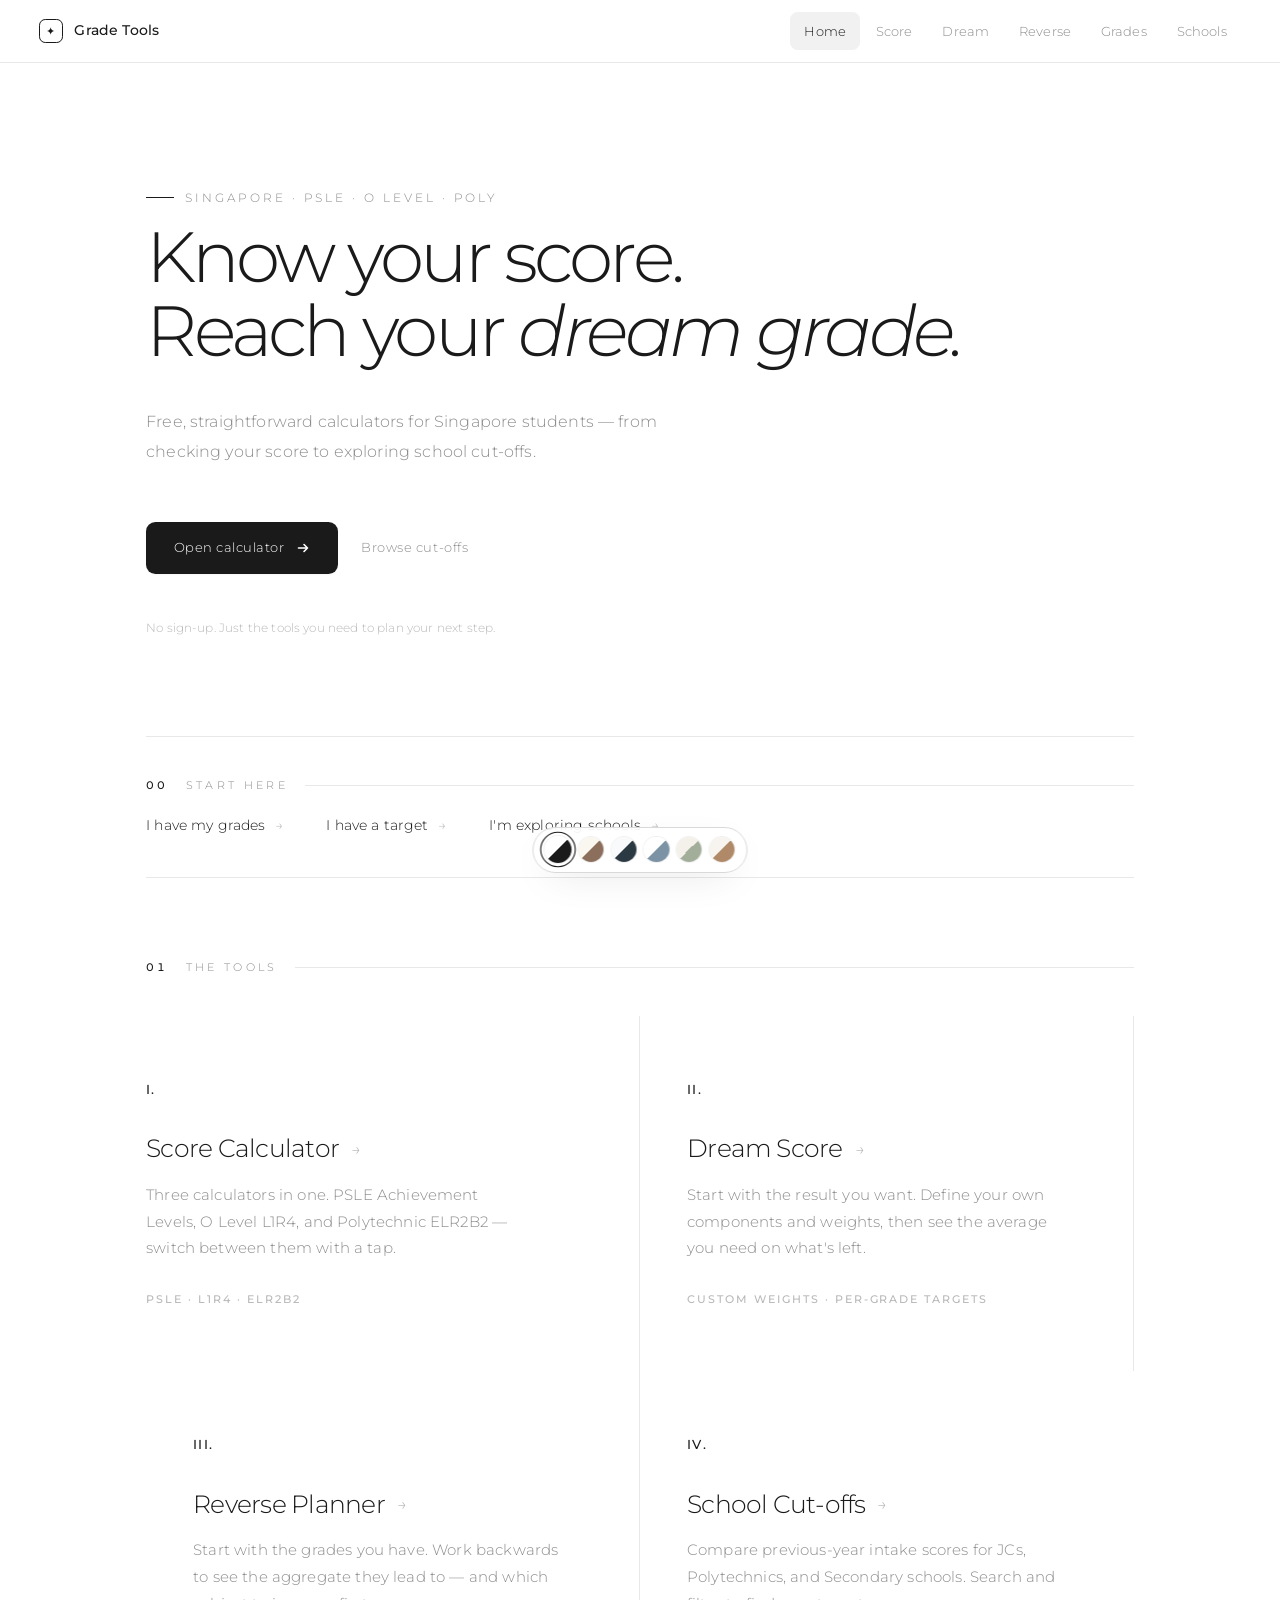
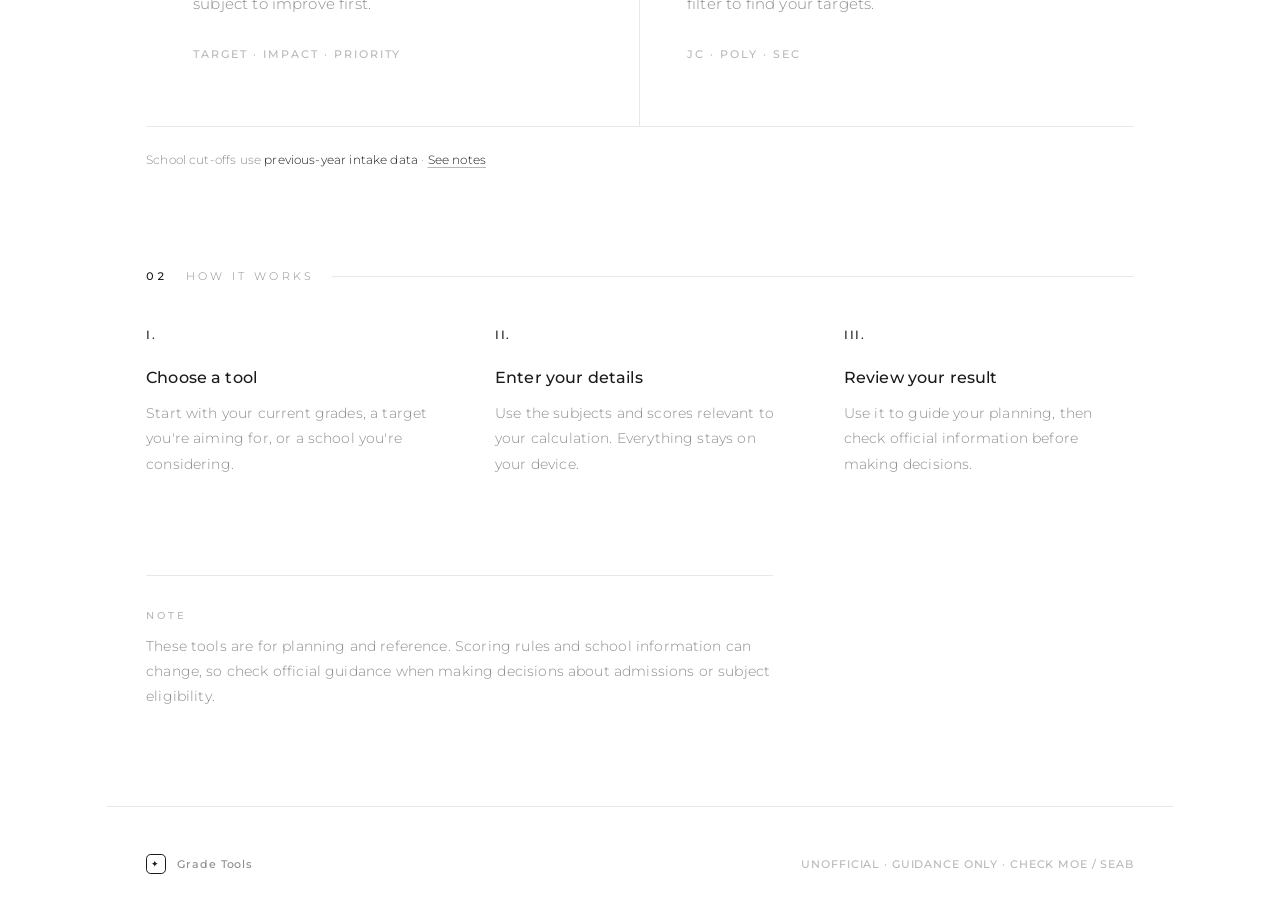
<file: index.html>
<!DOCTYPE html>
<html lang="en" data-palette="mono">
<head>
<meta charset="utf-8">
<meta name="viewport" content="width=device-width,initial-scale=1">
<title>Grade Tools — PSLE, O Level &amp; Poly</title>
<meta name="description" content="Free calculators for Singapore students — PSLE, O Level L1R4, poly ELR2B2, dream-score planning, and school cut-offs.">
<link rel="preconnect" href="https://fonts.googleapis.com">
<link rel="preconnect" href="https://fonts.gstatic.com" crossorigin>
<link rel="stylesheet" href="style.css">
<script>
try{document.documentElement.dataset.palette=localStorage.getItem('palette')||'mono'}catch(e){}
</script>
</head>
<body class="landing">

<!-- COVER / INTRO -->
<div class="intro" aria-hidden="true">
<div class="intro-inner">
<p class="intro-word">Grade Tools</p>
<p class="intro-motto" lang="zh-Hans">一步一脚印</p>
<p class="intro-translation">One step at a time.</p>
<span class="intro-rule"></span>
</div>
</div>

<!-- NAV -->
<nav>
<a class="brand" href="index.html"><span class="mark">✦</span> <span>Grade Tools</span></a>
<div class="links">
<a href="index.html" class="active">Home</a>
<a href="basic.html">Score</a>
<a href="dream.html">Dream</a>
<a href="reverse.html">Reverse</a>
<a href="grades.html">Grades</a>
<a href="schools.html">Schools</a>
</div>
</nav>

<main>

<!-- HERO -->
<section class="hero">
<div>
<span class="eyebrow">Singapore · PSLE · O Level · Poly</span>
<h1>Know your score.<br>Reach your <em>dream grade.</em></h1>
</div>
<p class="lead">
Free, straightforward calculators for Singapore students — from
checking your score to exploring school cut-offs.
</p>
<div class="hero-cta">
<a href="basic.html" class="btn btn-primary">
Open calculator
<svg width="14" height="14" viewBox="0 0 14 14" fill="none" stroke="currentColor" stroke-width="1.6" stroke-linecap="round" stroke-linejoin="round">
<path d="M2.5 7h9M8 3.5L11.5 7 8 10.5"/>
</svg>
</a>
<a href="schools.html" class="btn btn-ghost">Browse cut-offs</a>
</div>
<p class="hero-note">No sign-up. Just the tools you need to plan your next step.</p>
</section>

<!-- 00 · START HERE -->
<section class="start-guide" aria-label="Choose a starting point">
<div class="section-label"><span class="num">00</span> Start here</div>
<div class="start-guide__links">
<a href="basic.html">I have my grades <span>→</span></a>
<a href="dream.html">I have a target <span>→</span></a>
<a href="schools.html">I'm exploring schools <span>→</span></a>
</div>
</section>

<!-- 01 · THE TOOLS -->
<section style="padding-top:80px">
<div class="section-label"><span class="num">01</span> The tools</div>
<div class="tools">

<a class="tool" href="basic.html">
<div class="icon">I.</div>
<h3>Score Calculator <span class="arrow">→</span></h3>
<p>Three calculators in one. PSLE Achievement Levels, O Level L1R4, and Polytechnic ELR2B2 — switch between them with a tap.</p>
<div class="meta">PSLE · L1R4 · ELR2B2</div>
</a>

<a class="tool" href="dream.html">
<div class="icon">II.</div>
<h3>Dream Score <span class="arrow">→</span></h3>
<p>Start with the result you want. Define your own components and weights, then see the average you need on what's left.</p>
<div class="meta">Custom weights · Per-grade targets</div>
</a>

<a class="tool" href="reverse.html">
<div class="icon">III.</div>
<h3>Reverse Planner <span class="arrow">→</span></h3>
<p>Start with the grades you have. Work backwards to see the aggregate they lead to — and which subject to improve first.</p>
<div class="meta">Target · Impact · Priority</div>
</a>

<a class="tool" href="schools.html">
<div class="icon">IV.</div>
<h3>School Cut-offs <span class="arrow">→</span></h3>
<p>Compare previous-year intake scores for JCs, Polytechnics, and Secondary schools. Search and filter to find your targets.</p>
<div class="meta">JC · Poly · Sec</div>
</a>

</div>

<p class="data-note">
School cut-offs use <span>previous-year intake data</span> ·
<a href="schools.html">See notes</a>
</p>
</section>

<!-- 02 · HOW IT WORKS -->
<section class="how">
<div class="section-label"><span class="num">02</span> How it works</div>
<div class="steps">
<div class="step">
<div class="num">i.</div>
<h3>Choose a tool</h3>
<p>Start with your current grades, a target you're aiming for, or a school you're considering.</p>
</div>
<div class="step">
<div class="num">ii.</div>
<h3>Enter your details</h3>
<p>Use the subjects and scores relevant to your calculation. Everything stays on your device.</p>
</div>
<div class="step">
<div class="num">iii.</div>
<h3>Review your result</h3>
<p>Use it to guide your planning, then check official information before making decisions.</p>
</div>
</div>
</section>

<!-- 03 · A NOTE ON RESULTS -->
<aside class="results-note" aria-label="About the results">
<p class="results-note__mark">Note</p>
<p>
These tools are for planning and reference. Scoring rules and school
information can change, so check official guidance when making decisions
about admissions or subject eligibility.
</p>
</aside>

</main>

<footer>
<div class="foot-brand"><span class="mark">✦</span> Grade Tools</div>
<div>Unofficial · Guidance only · Check MOE / SEAB</div>
</footer>

<!-- PALETTE SWITCHER -->
<div class="palette-bar" role="group" aria-label="Colour palette">
<button class="swatch" data-set="mono"></button>
<button class="swatch" data-set="warm"></button>
<button class="swatch" data-set="cool"></button>
<button class="swatch" data-set="scandi"></button>
<button class="swatch" data-set="japandi"></button>
<button class="swatch" data-set="desert"></button>
</div>

<script>
/* Palette */
(function(){
var sw=document.querySelectorAll('.swatch');
function set(n){document.documentElement.dataset.palette=n;try{localStorage.setItem('palette',n)}catch(e){}sw.forEach(function(s){s.classList.toggle('active',s.dataset.set===n)})}
sw.forEach(function(s){s.addEventListener('click',function(){set(s.dataset.set)})});
set(document.documentElement.dataset.palette||'mono')})();

/* Intro cleanup */
(function(){
var intro=document.querySelector('.intro');
if(!intro)return;
setTimeout(function(){if(intro&&intro.parentNode)intro.parentNode.removeChild(intro)},2500);
})();
</script>

</body>
</html>
</file>
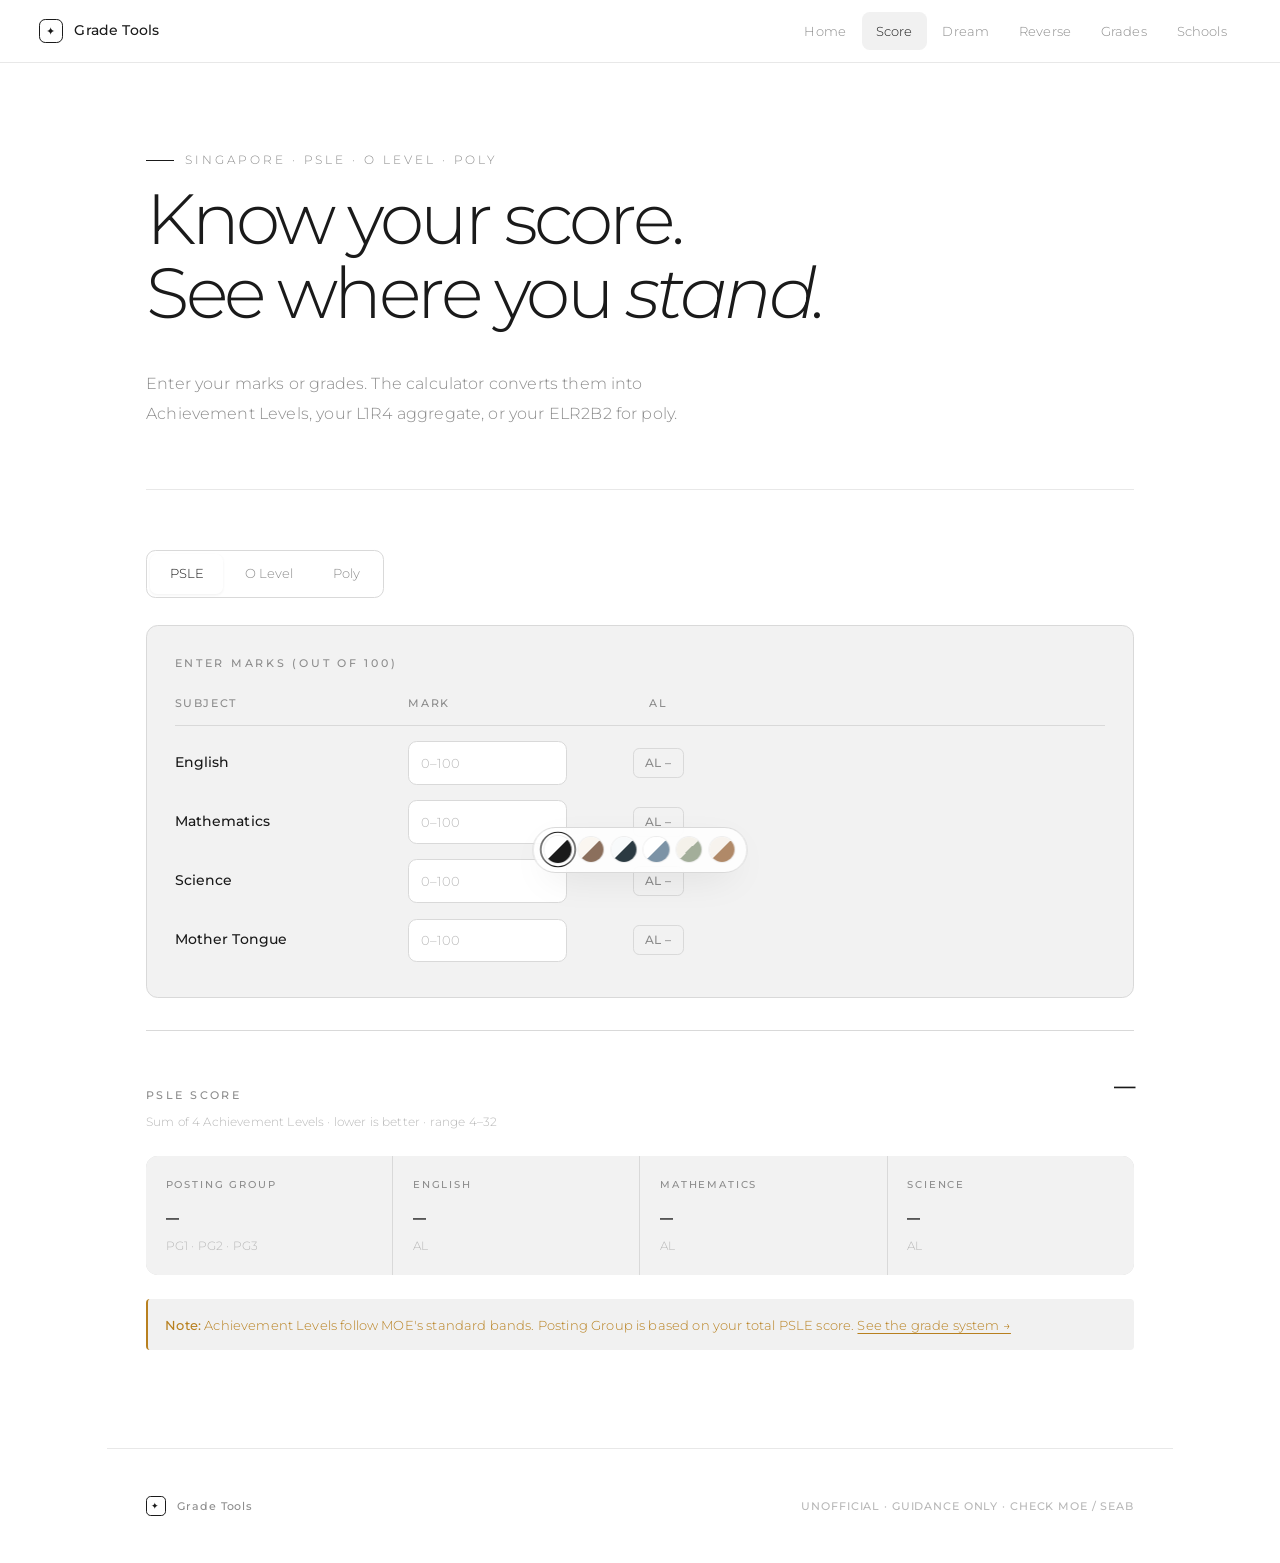
<file: basic.html>
<!DOCTYPE html>
<html lang="en" data-palette="mono">
<head>
<meta charset="utf-8">
<meta name="viewport" content="width=device-width,initial-scale=1">
<title>Score Calculator · Grade Tools</title>
<meta name="description" content="PSLE Achievement Levels, O Level L1R4, and Polytechnic ELR2B2.">
<link rel="preconnect" href="https://fonts.googleapis.com">
<link rel="preconnect" href="https://fonts.gstatic.com" crossorigin>
<link rel="stylesheet" href="style.css">
<script>
try{document.documentElement.dataset.palette=localStorage.getItem('palette')||'mono'}catch(e){}
</script>
</head>
<body>

<nav>
<a class="brand" href="index.html"><span class="mark">✦</span> <span>Grade Tools</span></a>
<div class="links">
<a href="index.html">Home</a>
<a href="basic.html" class="active">Score</a>
<a href="dream.html">Dream</a>
<a href="reverse.html">Reverse</a>
<a href="grades.html">Grades</a>
<a href="schools.html">Schools</a>
</div>
</nav>

<main>

<section class="hero" style="padding:80px 0 60px">
<div>
<span class="eyebrow">Singapore · PSLE · O Level · Poly</span>
<h1>Know your score.<br>See where you <em>stand.</em></h1>
</div>
<p class="lead">
Enter your marks or grades. The calculator converts them into
Achievement Levels, your L1R4 aggregate, or your ELR2B2 for poly.
</p>
</section>

<section style="padding-top:60px">

<div class="tabs" data-tabs>
<button data-tab="psle" class="active">PSLE</button>
<button data-tab="olevel">O Level</button>
<button data-tab="poly">Poly</button>
</div>

<!-- ============ PSLE ============ -->
<section class="tab-panel active" id="psle">
<div class="card">
<h2>Enter marks (out of 100)</h2>
<div class="subj-grid subj-head">
<span>Subject</span><span>Mark</span>
<span style="text-align:center">AL</span>
<span></span><span></span><span></span>
</div>

<div class="subj-grid">
<label style="margin:0;text-transform:none;letter-spacing:.01em;font-size:.9rem;color:var(--text)">English</label>
<input id="psle-english" type="number" min="0" max="100" placeholder="0–100">
<span class="al-badge" id="al-english" style="justify-self:center">AL –</span>
<span></span><span></span><span></span>
</div>
<div class="subj-grid">
<label style="margin:0;text-transform:none;letter-spacing:.01em;font-size:.9rem;color:var(--text)">Mathematics</label>
<input id="psle-math" type="number" min="0" max="100" placeholder="0–100">
<span class="al-badge" id="al-math" style="justify-self:center">AL –</span>
<span></span><span></span><span></span>
</div>
<div class="subj-grid">
<label style="margin:0;text-transform:none;letter-spacing:.01em;font-size:.9rem;color:var(--text)">Science</label>
<input id="psle-science" type="number" min="0" max="100" placeholder="0–100">
<span class="al-badge" id="al-science" style="justify-self:center">AL –</span>
<span></span><span></span><span></span>
</div>
<div class="subj-grid">
<label style="margin:0;text-transform:none;letter-spacing:.01em;font-size:.9rem;color:var(--text)">Mother Tongue</label>
<input id="psle-mt" type="number" min="0" max="100" placeholder="0–100">
<span class="al-badge" id="al-mt" style="justify-self:center">AL –</span>
<span></span><span></span><span></span>
</div>
</div>

<div class="psle-total">
<div>
<div class="label">PSLE Score</div>
<div class="sub">Sum of 4 Achievement Levels · lower is better · range 4–32</div>
</div>
<div class="score" id="psle-score">–</div>
</div>

<div class="stats" style="margin-top:24px">
<div class="stat"><span class="k">Posting Group</span><span class="v" id="psle-pg">–</span><span class="g">PG1 · PG2 · PG3</span></div>
<div class="stat"><span class="k">English</span><span class="v" id="pg-eng">–</span><span class="g">AL</span></div>
<div class="stat"><span class="k">Mathematics</span><span class="v" id="pg-math">–</span><span class="g">AL</span></div>
<div class="stat"><span class="k">Science</span><span class="v" id="pg-sci">–</span><span class="g">AL</span></div>
</div>

<div class="warnbar" style="margin-top:24px">
<b>Note:</b> Achievement Levels follow MOE's standard bands.
Posting Group is based on your total PSLE score.
<a href="grades.html" style="color:inherit;text-decoration:underline;text-underline-offset:3px">See the grade system →</a>
</div>
</section>

<!-- ============ O LEVEL ============ -->
<section class="tab-panel" id="olevel">
<div class="card">
<div style="display:flex;justify-content:space-between;align-items:center;margin-bottom:16px;flex-wrap:wrap;gap:12px">
<h2 style="margin:0">Your subjects</h2>
<div class="stepper">
<button id="olMinus" aria-label="Fewer subjects">−</button>
<span id="olCount">5</span>
<button id="olPlus" aria-label="More subjects">+</button>
</div>
</div>

<div class="subj-grid subj-head">
<span>Subject</span><span>Grade</span>
<span style="text-align:right">Pts</span><span>Group</span>
<span></span><span></span>
</div>
<div id="olRows"></div>
</div>

<div class="stats">
<div class="stat"><span class="k">L1R4</span><span class="v" id="l1r4">–</span><span class="g">JC &amp; MI</span></div>
<div class="stat"><span class="k">R4</span><span class="v" id="r4">–</span><span class="g">best 4 others</span></div>
<div class="stat"><span class="k">L1</span><span class="v" id="l1pts">–</span><span class="g">English / HMT</span></div>
<div class="stat"><span class="k">Subjects</span><span class="v" id="olCountStat">0</span><span class="g">graded</span></div>
</div>

<div class="warnbar" id="olHint" style="display:none"></div>

<div class="warnbar" style="margin-top:16px">
<b>Grade points:</b> A1 = 1 · A2 = 2 · B3 = 3 · B4 = 4 · C5 = 5 · C6 = 6 · D7 = 7 · E8 = 8 · F9 = 9.
<br><br>
<b>L1R4</b> = L1 (English or HMT) + best 4 subjects, with ≥1 Humanities and ≥1 Math or Science. From 2028, JC entry needs ≤16.
<a href="grades.html" style="color:inherit;text-decoration:underline;text-underline-offset:3px">Full grade system →</a>
</div>
</section>

<!-- ============ POLY ============ -->
<section class="tab-panel" id="poly">

<div class="card">
<h2>English Language · EL</h2>
<div class="subj-grid subj-head" style="grid-template-columns:1.6fr 1fr .8fr 32px">
<span>Subject</span><span>Grade</span>
<span style="text-align:right">Pts</span><span></span>
</div>
<div class="subj-grid" style="grid-template-columns:1.6fr 1fr .8fr 32px">
<label style="margin:0;font-size:.9rem;color:var(--text);text-transform:none;letter-spacing:.01em">English Language</label>
<select id="elGrade" data-pk="el">
<option value="">–</option>
<option>A1</option><option>A2</option><option>B3</option><option>B4</option>
<option>C5</option><option>C6</option><option>D7</option><option>E8</option><option>F9</option>
</select>
<span class="pct" style="text-align:right" id="elPts">–</span>
<span></span>
</div>
</div>

<div class="card">
<h2>Relevant subjects · R1 &amp; R2</h2>
<p style="color:var(--muted);font-size:.85rem;line-height:1.65;margin-bottom:14px">
Pick two subjects relevant to your target poly course.
Requirements vary — check the polytechnic's website per course.
</p>
<div class="subj-grid subj-head" style="grid-template-columns:1.6fr 1fr .8fr 32px">
<span>Subject</span><span>Grade</span>
<span style="text-align:right">Pts</span><span></span>
</div>
<div id="rRows"></div>
</div>

<div class="card">
<div style="display:flex;justify-content:space-between;align-items:center;margin-bottom:16px;flex-wrap:wrap;gap:12px">
<h2 style="margin:0">Other subjects · B2</h2>
<div class="stepper">
<button id="bMinus" aria-label="Fewer">−</button>
<span id="bCount">2</span>
<button id="bPlus" aria-label="More">+</button>
</div>
</div>
<div class="subj-grid subj-head" style="grid-template-columns:1.6fr 1fr .8fr 32px">
<span>Subject</span><span>Grade</span>
<span style="text-align:right">Pts</span><span></span>
</div>
<div id="bRows"></div>
</div>

<div class="stats">
<div class="stat"><span class="k">ELR2B2</span><span class="v" id="polyTotal">–</span><span class="g">poly aggregate</span></div>
<div class="stat"><span class="k">EL</span><span class="v" id="polyEl">–</span><span class="g">English</span></div>
<div class="stat"><span class="k">R1 + R2</span><span class="v" id="polyR">–</span><span class="g">relevant</span></div>
<div class="stat"><span class="k">B2</span><span class="v" id="polyB">–</span><span class="g">best 2 others</span></div>
</div>

<div class="warnbar" id="polyHint" style="display:none"></div>

<div class="warnbar" style="margin-top:16px">
<b>ELR2B2</b> = English + 2 course-relevant subjects + best 2 others.
Lower is better. Typical poly cut-offs range from <b>5 to 20</b>.
<a href="grades.html" style="color:inherit;text-decoration:underline;text-underline-offset:3px">See the grade system →</a>
</div>
</section>

</section>
</main>

<footer>
<div class="foot-brand"><span class="mark">✦</span> Grade Tools</div>
<div>Unofficial · Guidance only · Check MOE / SEAB</div>
</footer>

<div class="palette-bar" role="group" aria-label="Colour palette">
<button class="swatch" data-set="mono"></button>
<button class="swatch" data-set="warm"></button>
<button class="swatch" data-set="cool"></button>
<button class="swatch" data-set="scandi"></button>
<button class="swatch" data-set="japandi"></button>
<button class="swatch" data-set="desert"></button>
</div>

<script>
/* ============================================================
   PALETTE + TABS
   ============================================================ */
(function(){
var sw=document.querySelectorAll('.swatch');
function set(n){document.documentElement.dataset.palette=n;try{localStorage.setItem('palette',n)}catch(e){}sw.forEach(function(s){s.classList.toggle('active',s.dataset.set===n)})}
sw.forEach(function(s){s.addEventListener('click',function(){set(s.dataset.set)})});
set(document.documentElement.dataset.palette||'mono')})();

document.querySelectorAll('.tabs button').forEach(function(b){
b.addEventListener('click',function(){
document.querySelectorAll('.tabs button').forEach(function(x){x.classList.remove('active')});
document.querySelectorAll('.tab-panel').forEach(function(x){x.classList.remove('active')});
b.classList.add('active');
document.getElementById(b.dataset.tab).classList.add('active');
});
});

/* ============================================================
   HELPERS
   ============================================================ */
function esc(s){return String(s).replace(/[&<>"]/g,function(c){return{'&':'&amp;','<':'&lt;','>':'&gt;','"':'&quot;'}[c]})}
var GRADES=['A1','A2','B3','B4','C5','C6','D7','E8','F9'];
var PTS={A1:1,A2:2,B3:3,B4:4,C5:5,C6:6,D7:7,E8:8,F9:9};

var SUBJECTS=[
{name:'Chinese Language',cat:'lang'},
{name:'Malay Language',cat:'lang'},
{name:'Tamil Language',cat:'lang'},
{name:'Higher Mother Tongue',cat:'lang'},
{name:'Higher Chinese',cat:'lang'},
{name:'Higher Malay',cat:'lang'},
{name:'Higher Tamil',cat:'lang'},
{name:'Chinese (B)',cat:'lang'},
{name:'Malay (B)',cat:'lang'},
{name:'Tamil (B)',cat:'lang'},
{name:'Elementary Mathematics',cat:'math'},
{name:'Additional Mathematics',cat:'math'},
{name:'Principles of Accounts',cat:'math'},
{name:'Pure Physics',cat:'sci'},
{name:'Pure Chemistry',cat:'sci'},
{name:'Pure Biology',cat:'sci'},
{name:'Combined Science (Phy/Chem)',cat:'sci'},
{name:'Combined Science (Phy/Bio)',cat:'sci'},
{name:'Combined Science (Chem/Bio)',cat:'sci'},
{name:'History',cat:'human'},
{name:'Geography',cat:'human'},
{name:'Social Studies',cat:'human'},
{name:'Literature in English',cat:'human'},
{name:'Literature in Chinese',cat:'human'},
{name:'Literature in Malay',cat:'human'},
{name:'Literature in Tamil',cat:'human'},
{name:'Combined Humanities (SS/Hist)',cat:'human'},
{name:'Combined Humanities (SS/Geog)',cat:'human'},
{name:'Combined Humanities (SS/Lit)',cat:'human'},
{name:'Art',cat:'other'},
{name:'Music',cat:'other'},
{name:'Drama',cat:'other'},
{name:'Design & Technology',cat:'other'},
{name:'Food & Consumer Education',cat:'other'},
{name:'Food & Nutrition',cat:'other'},
{name:'Computing',cat:'other'},
{name:'Computer Applications',cat:'other'},
{name:'Elements of Business Skills',cat:'other'}
];

var GROUPS=[
{label:'Languages',key:'lang'},
{label:'Mathematics',key:'math'},
{label:'Sciences',key:'sci'},
{label:'Humanities',key:'human'},
{label:'Others',key:'other'}
];

var CAT_LABEL={lang:'Lang',math:'Math',sci:'Sci',human:'Hum',other:'—'};

function findSubject(name){
for(var i=0;i<SUBJECTS.length;i++)if(SUBJECTS[i].name===name)return SUBJECTS[i];
return null;
}

/* ============================================================
   PSLE
   ============================================================ */
var AL_BANDS=[[90,1],[85,2],[80,3],[75,4],[65,5],[45,6],[20,7],[0,8]];

function toAL(mark){
if(mark===''||mark===null||isNaN(mark))return null;
var m=Math.max(0,Math.min(100,parseFloat(mark)));
for(var i=0;i<AL_BANDS.length;i++){if(m>=AL_BANDS[i][0])return AL_BANDS[i][1]}
return 8;
}
function alClass(al){return al===null?'':al<=3?'low':al<=5?'mid':'high'}
function postingGroup(t){
if(t>=4&&t<=20)return 'PG3';
if(t===21||t===22)return 'PG2 / PG3';
if(t===23||t===24)return 'PG2';
if(t===25)return 'PG1 / PG2';
return 'PG1';
}

var psleIds=['english','math','science','mt'];

function updatePSLE(){
var sum=0,count=0,als={};
psleIds.forEach(function(id){
var el=document.getElementById('psle-'+id);
var badge=document.getElementById('al-'+id);
var al=toAL(el.value);
als[id]=al;
if(al!==null){badge.textContent='AL '+al;badge.className='al-badge '+alClass(al);sum+=al;count++}
else{badge.textContent='AL –';badge.className='al-badge'}
});
document.getElementById('psle-score').textContent=count===4?sum:(count?sum+'*':'–');
document.getElementById('psle-pg').textContent=count===4?postingGroup(sum):'–';
document.getElementById('pg-eng').textContent=als.english!==null?'AL '+als.english:'–';
document.getElementById('pg-math').textContent=als.math!==null?'AL '+als.math:'–';
document.getElementById('pg-sci').textContent=als.science!==null?'AL '+als.science:'–';
}
psleIds.forEach(function(id){document.getElementById('psle-'+id).addEventListener('input',updatePSLE)});
updatePSLE();

/* ============================================================
   O LEVEL — L1R4
   ============================================================ */
var OL_SUBJECTS=[{name:'English Language',cat:'lang',l1:true}].concat(SUBJECTS);

function buildSubjectOptions(selected,isOL){
var html='<option value="">–</option>';
GROUPS.forEach(function(g){
var items=OL_SUBJECTS.filter(function(s){return s.cat===g.key&&(isOL||true)});
if(g.key==='lang'&&isOL){
items=[{name:'English Language',cat:'lang',l1:true}].concat(items);
}
if(!items.length)return;
html+='<optgroup label="'+g.label+'">';
items.forEach(function(s){
html+='<option value="'+esc(s.name)+'"'+(s.name===selected?' selected':'')+'>'+esc(s.name)+'</option>';
});
html+='</optgroup>';
});
return html;
}

function buildSubjectOptionsOL(selected){
var html='<option value="">–</option>';
GROUPS.forEach(function(g){
var items=[];
if(g.key==='lang'){
items=[{name:'English Language'},{name:'Higher Mother Tongue'}].concat(
SUBJECTS.filter(function(s){return s.cat==='lang'})
);
}else{
items=SUBJECTS.filter(function(s){return s.cat===g.key});
}
if(!items.length)return;
html+='<optgroup label="'+g.label+'">';
items.forEach(function(s){
html+='<option value="'+esc(s.name)+'"'+(s.name===selected?' selected':'')+'>'+esc(s.name)+'</option>';
});
html+='</optgroup>';
});
return html;
}

var DEFAULT=[
{subj:'English Language',grade:''},
{subj:'Elementary Mathematics',grade:''},
{subj:'Combined Science (Phy/Chem)',grade:''},
{subj:'Combined Humanities (SS/Hist)',grade:''},
{subj:'',grade:''}
];

var olRowsData=[];

(function loadOL(){
try{
var raw=localStorage.getItem('olSubjects');
if(raw){var p=JSON.parse(raw);if(Array.isArray(p)&&p.length){olRowsData=p;return}}
}catch(e){}
olRowsData=DEFAULT.map(function(x){return Object.assign({},x)});
})();

function saveOL(){try{localStorage.setItem('olSubjects',JSON.stringify(olRowsData))}catch(e){}}

function renderOL(){
document.getElementById('olRows').innerHTML=olRowsData.map(function(r,i){
var subj=findSubject(r.subj);
var pts=r.grade?PTS[r.grade]:null;
var cat=subj?CAT_LABEL[subj.cat]:'—';
return '<div class="subj-grid">'
+'<select data-i="'+i+'" data-k="subj">'+buildSubjectOptionsOL(r.subj)+'</select>'
+'<select data-i="'+i+'" data-k="grade">'
+'<option value="">–</option>'
+GRADES.map(function(g){
return '<option value="'+g+'"'+(r.grade===g?' selected':'')+'>'+g+'</option>';
}).join('')
+'</select>'
+'<span class="pct" style="text-align:right">'+(pts!==null?pts:'–')+'</span>'
+'<span style="color:var(--muted);font-size:.75rem;letter-spacing:.05em">'+cat+'</span>'
+'<span></span>'
+'<button class="del" data-del="'+i+'" aria-label="Remove row">×</button>'
+'</div>';
}).join('');
document.getElementById('olCount').textContent=olRowsData.length;
}

function combinations(arr,k){
if(k===0)return [[]];
if(arr.length<k)return [];
var out=[];
for(var i=0;i<=arr.length-k;i++){
var head=arr[i];
var tails=combinations(arr.slice(i+1),k-1);
tails.forEach(function(t){out.push([head].concat(t))});
}
return out;
}

function bestL1R4(rows){
var graded=rows.filter(function(r){return r.grade&&findSubject(r.subj)});
if(graded.length<5)return{ok:false,reason:'few'};

var l1List=graded.filter(function(r){return r.subj==='English Language'||r.subj==='Higher Mother Tongue'});
if(!l1List.length)return{ok:false,reason:'noL1'};

var l1=l1List.reduce(function(best,r){return PTS[r.grade]<PTS[best.grade]?r:best});
var others=graded.filter(function(r){return r!==l1});
if(others.length<4)return{ok:false,reason:'few'};

var hasHuman=others.some(function(r){var s=findSubject(r.subj);return s&&s.cat==='human'});
var hasMathSci=others.some(function(r){var s=findSubject(r.subj);return s&&(s.cat==='math'||s.cat==='sci')});

if(!hasHuman)return{ok:false,reason:'noHuman'};
if(!hasMathSci)return{ok:false,reason:'noMathSci'};

var combos=combinations(others,4);
var best=null;
combos.forEach(function(combo){
var h=combo.some(function(r){var s=findSubject(r.subj);return s&&s.cat==='human'});
var ms=combo.some(function(r){var s=findSubject(r.subj);return s&&(s.cat==='math'||s.cat==='sci')});
if(!h||!ms)return;
var r4=combo.reduce(function(sum,r){return sum+PTS[r.grade]},0);
if(!best||r4<best.r4)best={r4:r4,combo:combo};
});

if(!best)return{ok:false,reason:'noCombo'};
return{ok:true,l1:l1,l1Pts:PTS[l1.grade],r4:best.r4,total:PTS[l1.grade]+best.r4,combo:best.combo};
}

function updateOL(){
var graded=olRowsData.filter(function(r){return r.grade&&findSubject(r.subj)});
document.getElementById('olCountStat').textContent=graded.length;

var result=bestL1R4(olRowsData);

if(result.ok){
document.getElementById('l1r4').textContent=result.total;
document.getElementById('r4').textContent=result.r4;
document.getElementById('l1pts').textContent=result.l1Pts;
document.getElementById('olHint').style.display='none';
}else{
document.getElementById('l1r4').textContent='–';
document.getElementById('r4').textContent='–';
document.getElementById('l1pts').textContent='–';

var hint=document.getElementById('olHint');
var msg='';
if(result.reason==='few')msg='⚠️ Enter at least 5 graded subjects (English or HMT plus 4 others) to compute L1R4.';
else if(result.reason==='noL1')msg='⚠️ L1 must be <b>English Language</b> or <b>Higher Mother Tongue</b>.';
else if(result.reason==='noHuman')msg='⚠️ L1R4 requires at least one <b>Humanities</b> subject.';
else if(result.reason==='noMathSci')msg='⚠️ L1R4 requires at least one <b>Math or Science</b> subject.';
else if(result.reason==='noCombo')msg='⚠️ No valid combination satisfies the L1R4 groups.';

if(msg){hint.style.display='block';hint.innerHTML=msg}
else hint.style.display='none';
}

saveOL();
}

document.addEventListener('input',function(e){
var t=e.target;
if(t.dataset.i!==undefined&&t.dataset.k&&t.dataset.k!=='r'){
olRowsData[+t.dataset.i][t.dataset.k]=t.value;
renderOL();
updateOL();
}
});

document.addEventListener('click',function(e){
var del=e.target.closest('[data-del]');
if(del){
olRowsData.splice(+del.dataset.del,1);
if(!olRowsData.length)olRowsData.push({subj:'',grade:''});
renderOL();updateOL();
}
});

document.getElementById('olPlus').addEventListener('click',function(){
if(olRowsData.length>=12)return;
olRowsData.push({subj:'',grade:''});
renderOL();updateOL();
});
document.getElementById('olMinus').addEventListener('click',function(){
if(olRowsData.length<=2)return;
olRowsData.pop();
renderOL();updateOL();
});

/* ============================================================
   POLY — ELR2B2
   ============================================================ */
var polyState={
el:'',
r1:{subj:'',grade:''},
r2:{subj:'',grade:''},
others:[{subj:'',grade:''},{subj:'',grade:''}]
};

(function loadPoly(){
try{
var raw=localStorage.getItem('poly');
if(raw){
var d=JSON.parse(raw);
if(d&&typeof d==='object'&&d.others&&d.others.length)polyState=d;
}
}catch(e){}
})();

function savePoly(){try{localStorage.setItem('poly',JSON.stringify(polyState))}catch(e){}}

function buildPolySubjectOptions(selected){
var html='<option value="">–</option>';
GROUPS.forEach(function(g){
var items=SUBJECTS.filter(function(s){return s.cat===g.key});
if(!items.length)return;
html+='<optgroup label="'+g.label+'">';
items.forEach(function(s){
html+='<option value="'+esc(s.name)+'"'+(s.name===selected?' selected':'')+'>'+esc(s.name)+'</option>';
});
html+='</optgroup>';
});
return html;
}

function buildGradeOpts(selected){
return '<option value="">–</option>'
+GRADES.map(function(g){
return '<option value="'+g+'"'+(g===selected?' selected':'')+'>'+g+'</option>';
}).join('');
}

function renderR(){
document.getElementById('rRows').innerHTML=[1,2].map(function(n){
var r=polyState['r'+n];
var pts=r.grade?PTS[r.grade]:null;
return '<div class="subj-grid" style="grid-template-columns:1.6fr 1fr .8fr 32px">'
+'<select data-r="'+n+'" data-k="subj">'+buildPolySubjectOptions(r.subj)+'</select>'
+'<select data-r="'+n+'" data-k="grade">'+buildGradeOpts(r.grade)+'</select>'
+'<span class="pct" style="text-align:right">'+(pts!==null?pts:'–')+'</span>'
+'<span style="color:var(--dim);font-size:.7rem;text-align:center;letter-spacing:.05em">R'+n+'</span>'
+'</div>';
}).join('');
}

function renderB(){
document.getElementById('bRows').innerHTML=polyState.others.map(function(o,i){
var pts=o.grade?PTS[o.grade]:null;
return '<div class="subj-grid" style="grid-template-columns:1.6fr 1fr .8fr 32px">'
+'<select data-b="'+i+'" data-k="subj">'+buildPolySubjectOptions(o.subj)+'</select>'
+'<select data-b="'+i+'" data-k="grade">'+buildGradeOpts(o.grade)+'</select>'
+'<span class="pct" style="text-align:right">'+(pts!==null?pts:'–')+'</span>'
+'<button class="del" data-bdel="'+i+'" aria-label="Remove row">×</button>'
+'</div>';
}).join('');
document.getElementById('bCount').textContent=polyState.others.length;
}

function updatePoly(){
var el=polyState.el?PTS[polyState.el]:null;
var r1=polyState.r1.grade?PTS[polyState.r1.grade]:null;
var r2=polyState.r2.grade?PTS[polyState.r2.grade]:null;

var others=polyState.others
.filter(function(o){return o.grade})
.map(function(o){return PTS[o.grade]})
.sort(function(a,b){return a-b});

var b2=others.length>=2?others[0]+others[1]:null;

document.getElementById('elPts').textContent=el!==null?el:'–';
document.getElementById('polyEl').textContent=el!==null?el:'–';
document.getElementById('polyR').textContent=(r1!==null&&r2!==null)?(r1+r2):'–';
document.getElementById('polyB').textContent=b2!==null?b2:'–';

var hint=document.getElementById('polyHint');
var missing=[];
if(el===null)missing.push('English grade');
if(r1===null)missing.push('R1 subject + grade');
if(r2===null)missing.push('R2 subject + grade');
if(b2===null)missing.push('2 graded B2 subjects');

if(missing.length){
document.getElementById('polyTotal').textContent='–';
hint.style.display='block';
hint.innerHTML='⚠️ Still needed: '+missing.join(' · ')+'.';
}else{
document.getElementById('polyTotal').textContent=el+r1+r2+b2;
hint.style.display='none';
}

savePoly();
}

document.addEventListener('change',function(e){
var t=e.target;

if(t.id==='elGrade'){
polyState.el=t.value;
updatePoly();
return;
}

if(t.dataset.r!==undefined&&t.dataset.k){
polyState['r'+t.dataset.r][t.dataset.k]=t.value;
renderR();
updatePoly();
return;
}

if(t.dataset.b!==undefined&&t.dataset.k){
polyState.others[+t.dataset.b][t.dataset.k]=t.value;
renderB();
updatePoly();
}
});

document.addEventListener('click',function(e){
var del=e.target.closest('[data-bdel]');
if(del){
if(polyState.others.length<=2)return;
polyState.others.splice(+del.dataset.bdel,1);
renderB();
updatePoly();
}
});

document.getElementById('bPlus').addEventListener('click',function(){
if(polyState.others.length>=6)return;
polyState.others.push({subj:'',grade:''});
renderB();
updatePoly();
});
document.getElementById('bMinus').addEventListener('click',function(){
if(polyState.others.length<=2)return;
polyState.others.pop();
renderB();
updatePoly();
});

/* ============================================================
   BOOT
   ============================================================ */
renderOL();
updateOL();
renderR();
renderB();
document.getElementById('elGrade').value=polyState.el;
updatePoly();
</script>

</body>
</html>
</file>
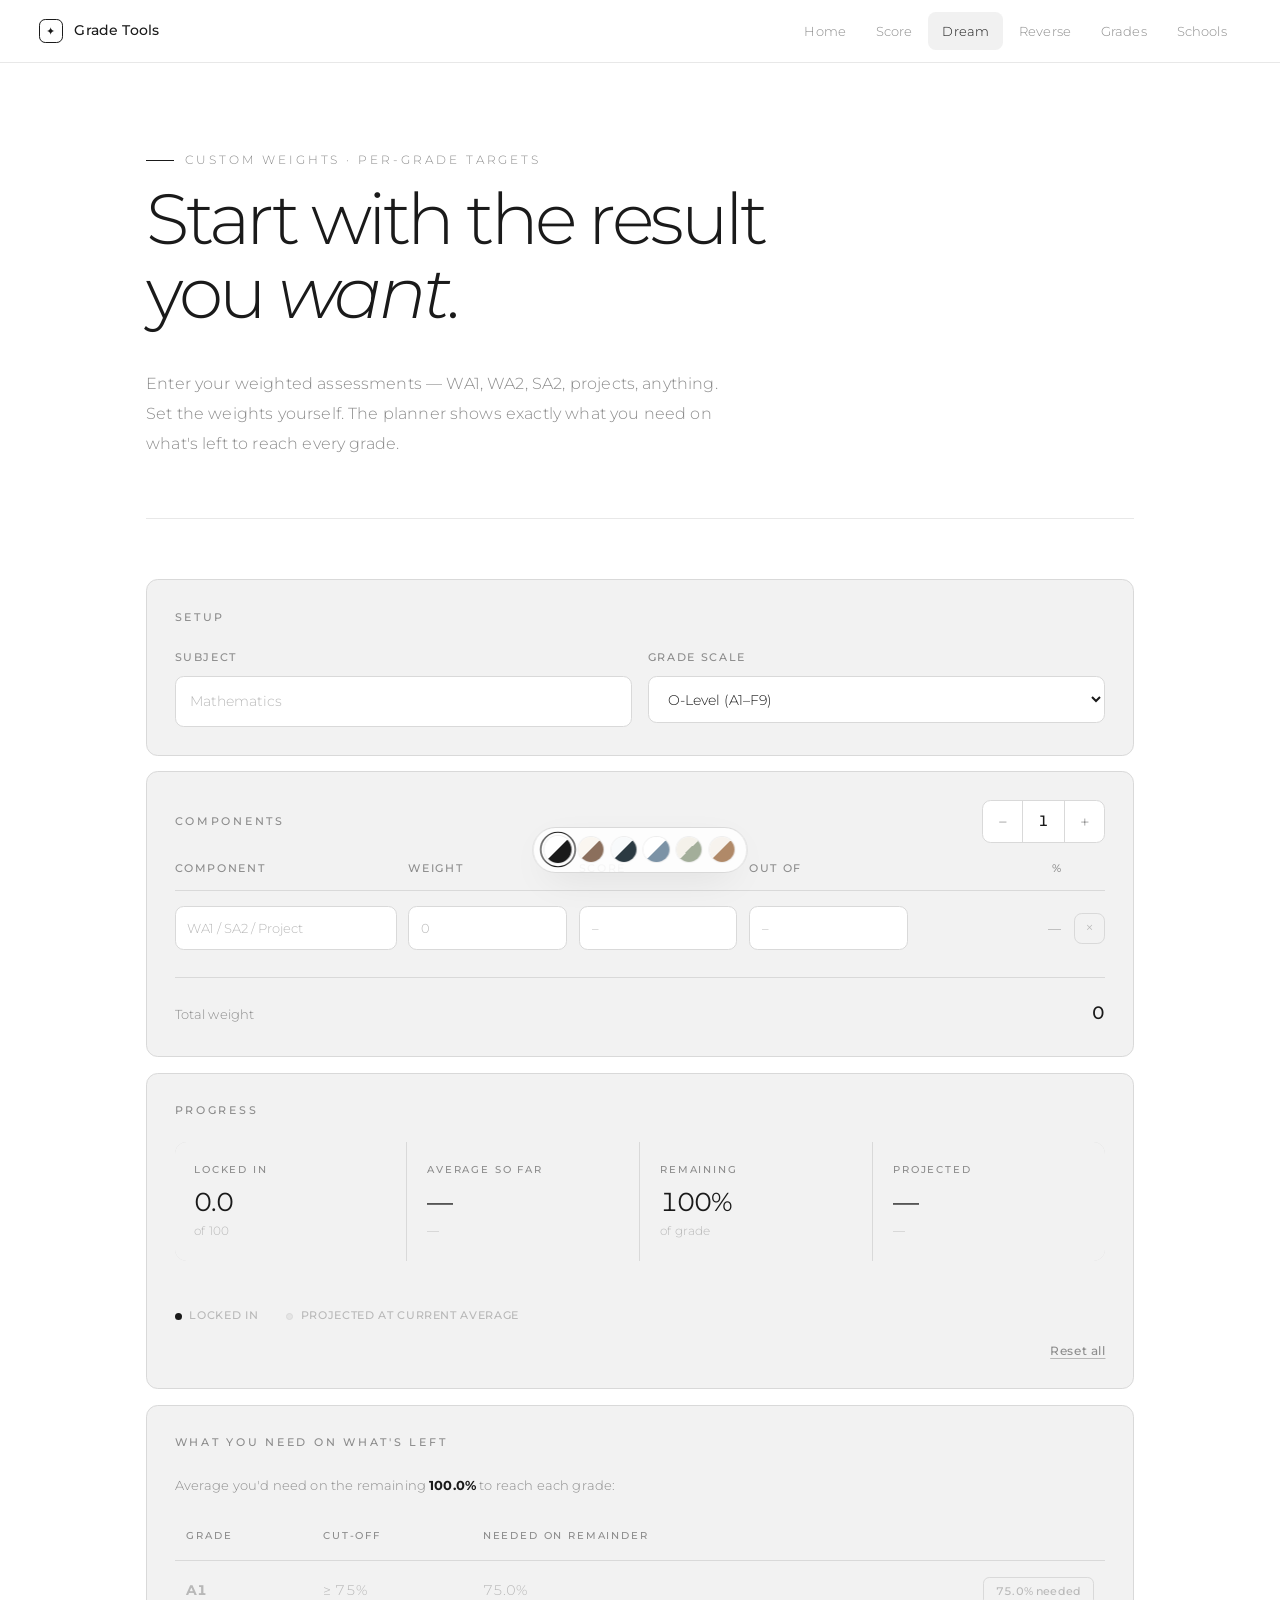
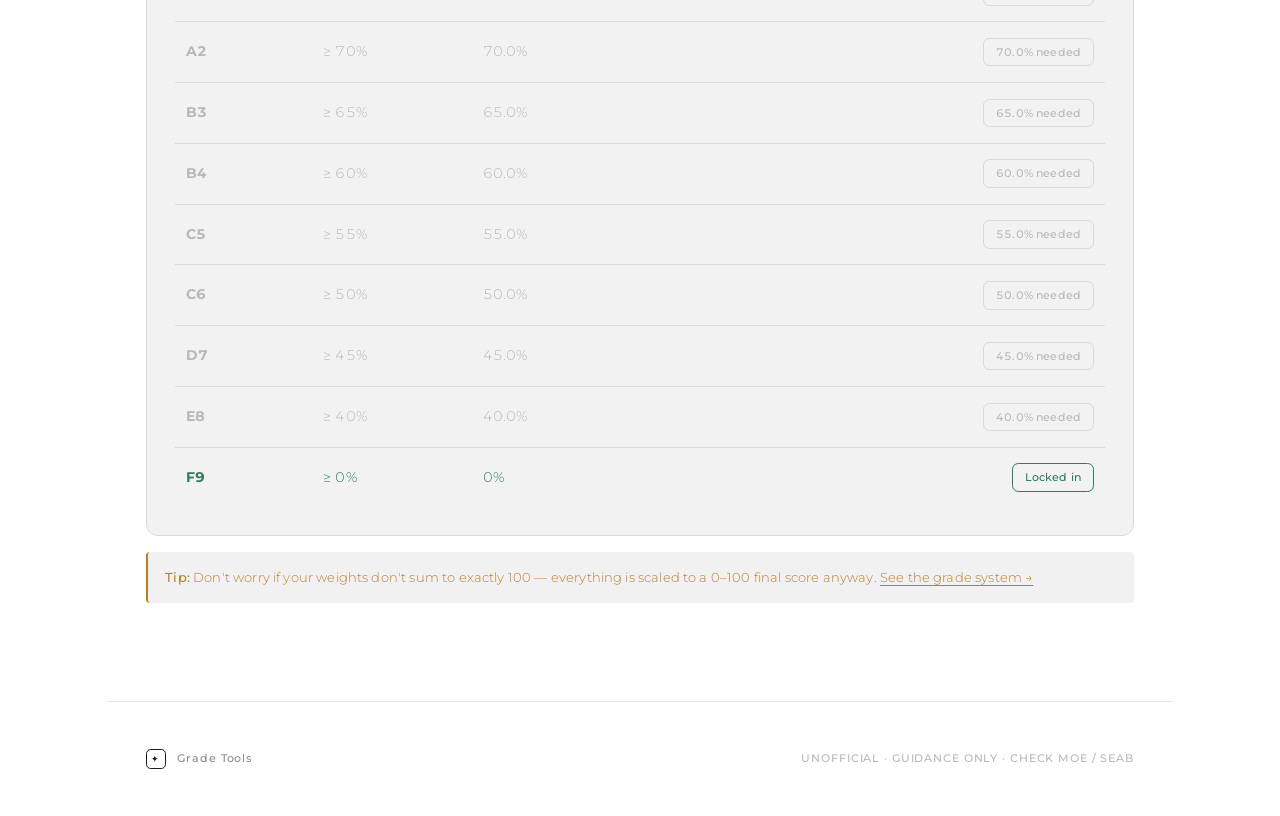
<file: dream.html>
<!DOCTYPE html>
<html lang="en" data-palette="mono">
<head>
<meta charset="utf-8">
<meta name="viewport" content="width=device-width,initial-scale=1">
<title>Dream Score Planner · Grade Tools</title>
<meta name="description" content="Define your own assessment components and weights. See exactly what you need on what's left to hit every grade.">
<link rel="preconnect" href="https://fonts.googleapis.com">
<link rel="preconnect" href="https://fonts.gstatic.com" crossorigin>
<link rel="stylesheet" href="style.css">
<script>
try{document.documentElement.dataset.palette=localStorage.getItem('palette')||'mono'}catch(e){}
</script>
</head>
<body>

<nav>
<a class="brand" href="index.html"><span class="mark">✦</span> <span>Grade Tools</span></a>
<div class="links">
<a href="index.html">Home</a>
<a href="basic.html">Score</a>
<a href="dream.html" class="active">Dream</a>
<a href="reverse.html">Reverse</a>
<a href="grades.html">Grades</a>
<a href="schools.html">Schools</a>
</div>
</nav>

<main>

<section class="hero" style="padding:80px 0 60px">
<div>
<span class="eyebrow">Custom weights · Per-grade targets</span>
<h1>Start with the result<br>you <em>want.</em></h1>
</div>
<p class="lead">
Enter your weighted assessments — WA1, WA2, SA2, projects, anything.
Set the weights yourself. The planner shows exactly what you need on
what's left to reach every grade.
</p>
</section>

<section style="padding-top:60px">

<div class="card">
<h2>Setup</h2>
<div class="row-2">
<div>
<label>Subject</label>
<input id="subject" placeholder="Mathematics">
</div>
<div>
<label>Grade scale</label>
<select id="scale">
<option value="olevel">O-Level (A1–F9)</option>
<option value="al">PSLE AL (1–8)</option>
<option value="none">Percentage only</option>
</select>
</div>
</div>
</div>

<div class="card">
<div style="display:flex;justify-content:space-between;align-items:center;margin-bottom:16px;flex-wrap:wrap;gap:12px">
<h2 style="margin:0">Components</h2>
<div class="stepper">
<button id="compMinus" aria-label="Fewer components">−</button>
<span id="compCount">1</span>
<button id="compPlus" aria-label="More components">+</button>
</div>
</div>

<div class="subj-grid subj-head">
<span>Component</span>
<span>Weight</span>
<span>Score</span>
<span>Out of</span>
<span style="text-align:right">%</span>
<span></span>
</div>

<div id="rows"></div>

<div class="wtot" id="wtot">
<span>Total weight</span>
<b id="wval">0</b>
</div>

<div id="weightWarn"></div>
</div>

<div class="card">
<h2>Progress</h2>

<div class="stats" id="stats"></div>

<div class="bar" id="bar"></div>
<div class="legend">
<span><span class="dot" style="background:var(--accent)"></span>Locked in</span>
<span><span class="dot" style="background:var(--accent-soft);border:1px solid var(--border)"></span>Projected at current average</span>
</div>

<div class="row-end">
<button class="reset" id="reset">Reset all</button>
</div>
</div>

<div class="card">
<h2>What you need on what's left</h2>
<div id="targets"></div>
</div>

<div class="warnbar" style="margin-top:16px">
<b>Tip:</b> Don't worry if your weights don't sum to exactly 100 —
everything is scaled to a 0–100 final score anyway.
<a href="grades.html" style="color:inherit;text-decoration:underline;text-underline-offset:3px">See the grade system →</a>
</div>

</section>

</main>

<footer>
<div class="foot-brand"><span class="mark">✦</span> Grade Tools</div>
<div>Unofficial · Guidance only · Check MOE / SEAB</div>
</footer>

<div class="palette-bar" role="group" aria-label="Colour palette">
<button class="swatch" data-set="mono"></button>
<button class="swatch" data-set="warm"></button>
<button class="swatch" data-set="cool"></button>
<button class="swatch" data-set="scandi"></button>
<button class="swatch" data-set="japandi"></button>
<button class="swatch" data-set="desert"></button>
</div>

<script>
/* ============================================================
   PALETTE
   ============================================================ */
(function(){
var sw=document.querySelectorAll('.swatch');
function set(n){document.documentElement.dataset.palette=n;try{localStorage.setItem('palette',n)}catch(e){}sw.forEach(function(s){s.classList.toggle('active',s.dataset.set===n)})}
sw.forEach(function(s){s.addEventListener('click',function(){set(s.dataset.set)})});
set(document.documentElement.dataset.palette||'mono')})();

/* ============================================================
   CONSTANTS
   ============================================================ */
var SCALES = {
  olevel:{bands:[['A1',75],['A2',70],['B3',65],['B4',60],['C5',55],['C6',50],['D7',45],['E8',40],['F9',0]]},
  al:{bands:[['AL1',90],['AL2',85],['AL3',80],['AL4',75],['AL5',65],['AL6',45],['AL7',20],['AL8',0]]},
  none:{bands:[]}
};

function grade(p, key){
  if(p === null || isNaN(p)) return '—';
  var bands = SCALES[key].bands;
  for(var i=0;i<bands.length;i++){
    if(p >= bands[i][1]) return bands[i][0];
  }
  return bands.length ? bands[bands.length-1][0] : '';
}

function n(v){
  var x = parseFloat(v);
  return isNaN(x) ? 0 : x;
}

function esc(s){
  return String(s).replace(/[&<>"]/g, function(c){
    return {'&':'&amp;','<':'&lt;','>':'&gt;','"':'&quot;'}[c];
  });
}

/* ============================================================
   STATE
   ============================================================ */
var DEFAULT_COMPONENTS = [
  {name:'', weight:'', scored:'', max:''}
];

var comps = [];

(function loadState(){
  try{
    var raw = localStorage.getItem('dream');
    if(raw){
      var d = JSON.parse(raw);
      if(d && Array.isArray(d.comps) && d.comps.length){
        comps = d.comps;
        if(d.subject != null) document.getElementById('subject').value = d.subject;
        if(d.scale)           document.getElementById('scale').value   = d.scale;
        return;
      }
    }
  }catch(e){}
  comps = DEFAULT_COMPONENTS.map(function(c){ return Object.assign({}, c); });
})();

function saveState(){
  try{
    localStorage.setItem('dream', JSON.stringify({
      comps: comps,
      subject: document.getElementById('subject').value,
      scale: document.getElementById('scale').value
    }));
  }catch(e){}
}

/* ============================================================
   RENDER
   ============================================================ */
function renderRows(){
  document.getElementById('rows').innerHTML = comps.map(function(c,i){
    return '<div class="subj-grid">'
      + '<input data-i="'+i+'" data-k="name" value="'+esc(c.name)+'" placeholder="WA1 / SA2 / Project">'
      + '<input data-i="'+i+'" data-k="weight" type="number" min="0" step="0.5" value="'+esc(c.weight)+'" placeholder="0">'
      + '<input data-i="'+i+'" data-k="scored" type="number" min="0" step="0.5" value="'+esc(c.scored)+'" placeholder="–">'
      + '<input data-i="'+i+'" data-k="max" type="number" min="0" step="0.5" value="'+esc(c.max)+'" placeholder="–">'
      + '<span class="pct" id="pct-'+i+'">—</span>'
      + '<button class="del" data-del="'+i+'" aria-label="Remove component '+(i+1)+'">×</button>'
      + '</div>';
  }).join('');

  document.getElementById('compCount').textContent = comps.length;
}

/* ============================================================
   UPDATE
   ============================================================ */
function update(){
  var key = document.getElementById('scale').value;

  var totalW = 0, doneW = 0, earned = 0;

  comps.forEach(function(c, i){
    var w = n(c.weight);
    var s = c.scored === '' ? NaN : parseFloat(c.scored);
    var m = c.max    === '' ? NaN : parseFloat(c.max);
    totalW += w;

    var has = !isNaN(s) && !isNaN(m) && m > 0;
    var pct = has ? (s / m) * 100 : null;
    if(has){ doneW += w; earned += w * pct / 100; }

    var el = document.getElementById('pct-'+i);
    if(el){
      el.textContent = pct === null ? '—' : pct.toFixed(1) + '%';
      el.className = 'pct ' + (pct === null ? '' : (pct >= 75 ? 'good' : ''));
    }
  });

  var wtot  = document.getElementById('wtot');
  var wval  = document.getElementById('wval');
  wval.textContent = totalW.toFixed(totalW % 1 ? 1 : 0);
  wtot.className = 'wtot ' + (totalW === 0 ? '' : Math.abs(totalW - 100) < 0.01 ? 'ok' : 'over');

  var warnEl = document.getElementById('weightWarn');
  if(totalW > 0 && Math.abs(totalW - 100) > 0.01){
    warnEl.innerHTML = '<div class="warnbar">Total weight is <b>'
      + totalW.toFixed(totalW % 1 ? 1 : 0)
      + '</b>, not 100. That\'s fine — everything is scaled so your final % is still on a 0–100 scale.</div>';
  } else {
    warnEl.innerHTML = '';
  }

  var k            = totalW > 0 ? 100 / totalW : 0;
  var earnedPct    = earned * k;
  var donePct      = doneW  * k;
  var remainingPct = Math.max(0, 100 - donePct);
  var avgSoFar     = donePct > 0 ? earnedPct / (donePct / 100) : null;
  var projected    = avgSoFar === null ? null : earnedPct + remainingPct * avgSoFar / 100;

  document.getElementById('stats').innerHTML = ''
    + '<div class="stat"><span class="k">Locked in</span>'
    +   '<span class="v">' + earnedPct.toFixed(1) + '</span>'
    +   '<span class="g">of 100</span></div>'
    + '<div class="stat"><span class="k">Average so far</span>'
    +   '<span class="v">' + (avgSoFar === null ? '—' : avgSoFar.toFixed(1) + '%') + '</span>'
    +   '<span class="g">' + grade(avgSoFar, key) + '</span></div>'
    + '<div class="stat"><span class="k">Remaining</span>'
    +   '<span class="v">' + remainingPct.toFixed(0) + '%</span>'
    +   '<span class="g">of grade</span></div>'
    + '<div class="stat"><span class="k">Projected</span>'
    +   '<span class="v">' + (projected === null ? '—' : projected.toFixed(1) + '%') + '</span>'
    +   '<span class="g">' + grade(projected, key) + '</span></div>';

  document.getElementById('bar').innerHTML = ''
    + '<div class="fill" style="width:' + earnedPct + '%"></div>'
    + (projected !== null && projected > earnedPct
        ? '<div class="proj" style="left:' + earnedPct + '%;width:' + (projected - earnedPct) + '%"></div>'
        : '');

  var bands = SCALES[key].bands;
  if(!bands.length){
    document.getElementById('targets').innerHTML =
      '<p style="color:var(--muted);font-size:14px;margin:0">'
      + 'Pick a grade scale above to see what you need for each grade.</p>';
    saveState();
    return;
  }

  var finished = remainingPct <= 0.01;

  var rowsHtml = bands.map(function(band){
    var g   = band[0];
    var min = band[1];

    var need    = finished ? null : (min - earnedPct) / (remainingPct / 100);
    var already = earnedPct >= min;

    var state = 'out';
    var pillCls = 'miss';
    var pillTxt = '';

    if(finished){
      state = already ? 'locked' : 'out';
      pillTxt = already ? 'Achieved' : 'Missed';
      pillCls = already ? 'hit' : 'miss';
    } else if(need <= 0){
      state = 'locked';
      pillCls = 'hit';
      pillTxt = 'Locked in';
    } else if(need <= 100){
      pillCls = '';
      pillTxt = need.toFixed(1) + '% needed';
    } else {
      state = 'out';
      pillCls = 'miss';
      pillTxt = 'Not reachable';
    }

    var needCell = finished
      ? '—'
      : (need <= 0 ? '0%' : need.toFixed(1) + '%');

    return '<tr class="' + state + '">'
      + '<td><b>' + g + '</b></td>'
      + '<td>≥ ' + min + '%</td>'
      + '<td>' + needCell + '</td>'
      + '<td style="text-align:right"><span class="gpill ' + pillCls + '">' + pillTxt + '</span></td>'
      + '</tr>';
  }).join('');

  var intro = finished
    ? 'All components entered. Final result is locked in.'
    : 'Average you\'d need on the remaining <b style="color:var(--text)">'
      + remainingPct.toFixed(1) + '%</b> to reach each grade:';

  document.getElementById('targets').innerHTML = ''
    + '<p style="color:var(--muted);font-size:13px;margin:0 0 16px">' + intro + '</p>'
    + '<table>'
    +   '<thead><tr>'
    +     '<th>Grade</th><th>Cut-off</th><th>Needed on remainder</th><th></th>'
    +   '</tr></thead>'
    +   '<tbody>' + rowsHtml + '</tbody>'
    + '</table>';

  saveState();
}

/* ============================================================
   EVENTS
   ============================================================ */
document.addEventListener('input', function(e){
  var t = e.target;

  if(t.dataset.i !== undefined && t.dataset.k){
    comps[+t.dataset.i][t.dataset.k] = t.value;
    update();
    return;
  }

  if(t.id === 'subject' || t.id === 'scale'){
    update();
  }
});

document.addEventListener('click', function(e){
  var del = e.target.closest('[data-del]');
  if(del){
    var idx = +del.dataset.del;
    comps.splice(idx, 1);
    if(!comps.length) comps.push({name:'', weight:'', scored:'', max:''});
    renderRows();
    update();
  }
});

document.getElementById('compPlus').addEventListener('click', function(){
  if(comps.length >= 12) return;
  comps.push({name:'', weight:'', scored:'', max:''});
  renderRows();
  update();
});

document.getElementById('compMinus').addEventListener('click', function(){
  if(comps.length <= 1) return;
  comps.pop();
  renderRows();
  update();
});

document.getElementById('reset').addEventListener('click', function(){
  if(!confirm('Clear all entries?')) return;
  try{ localStorage.removeItem('dream'); }catch(e){}
  comps = DEFAULT_COMPONENTS.map(function(c){ return Object.assign({}, c); });
  document.getElementById('subject').value = '';
  document.getElementById('scale').value = 'olevel';
  renderRows();
  update();
});

/* ============================================================
   BOOT
   ============================================================ */
renderRows();
update();
</script>

</body>
</html>
</file>
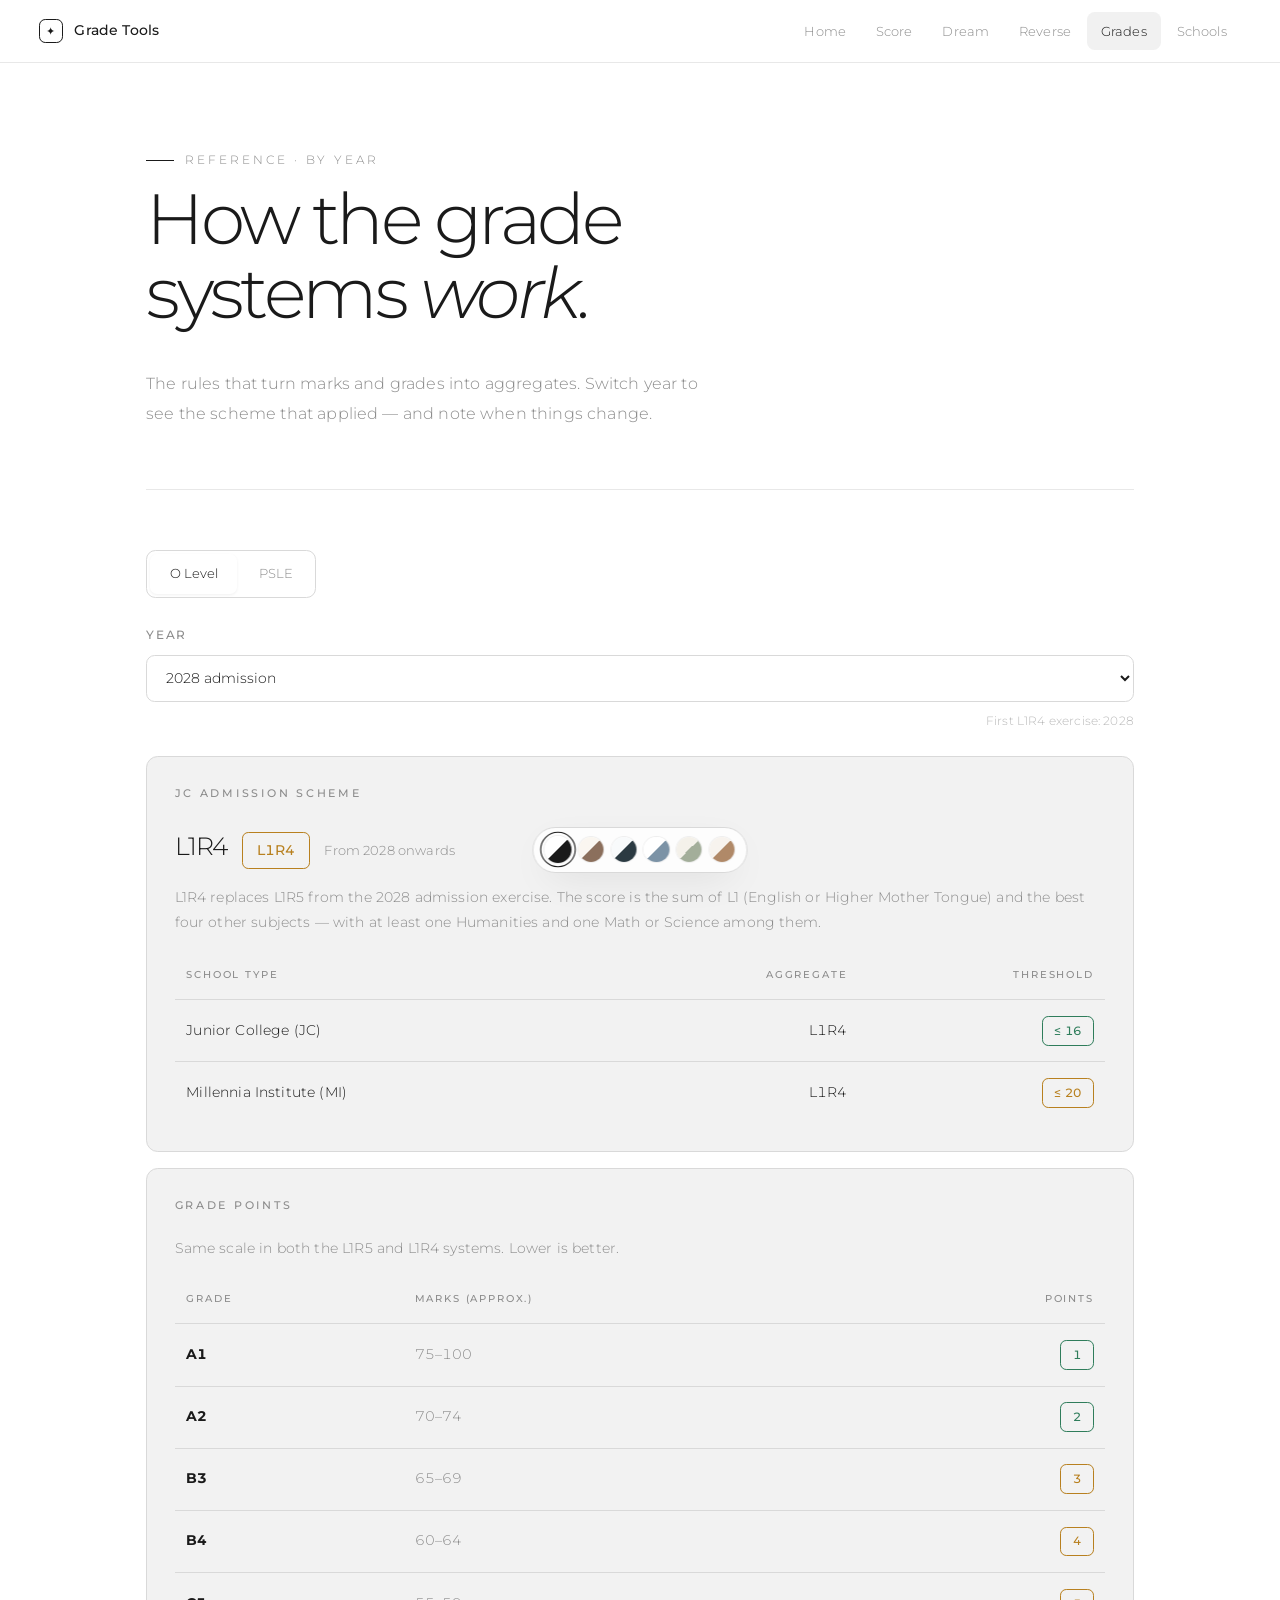
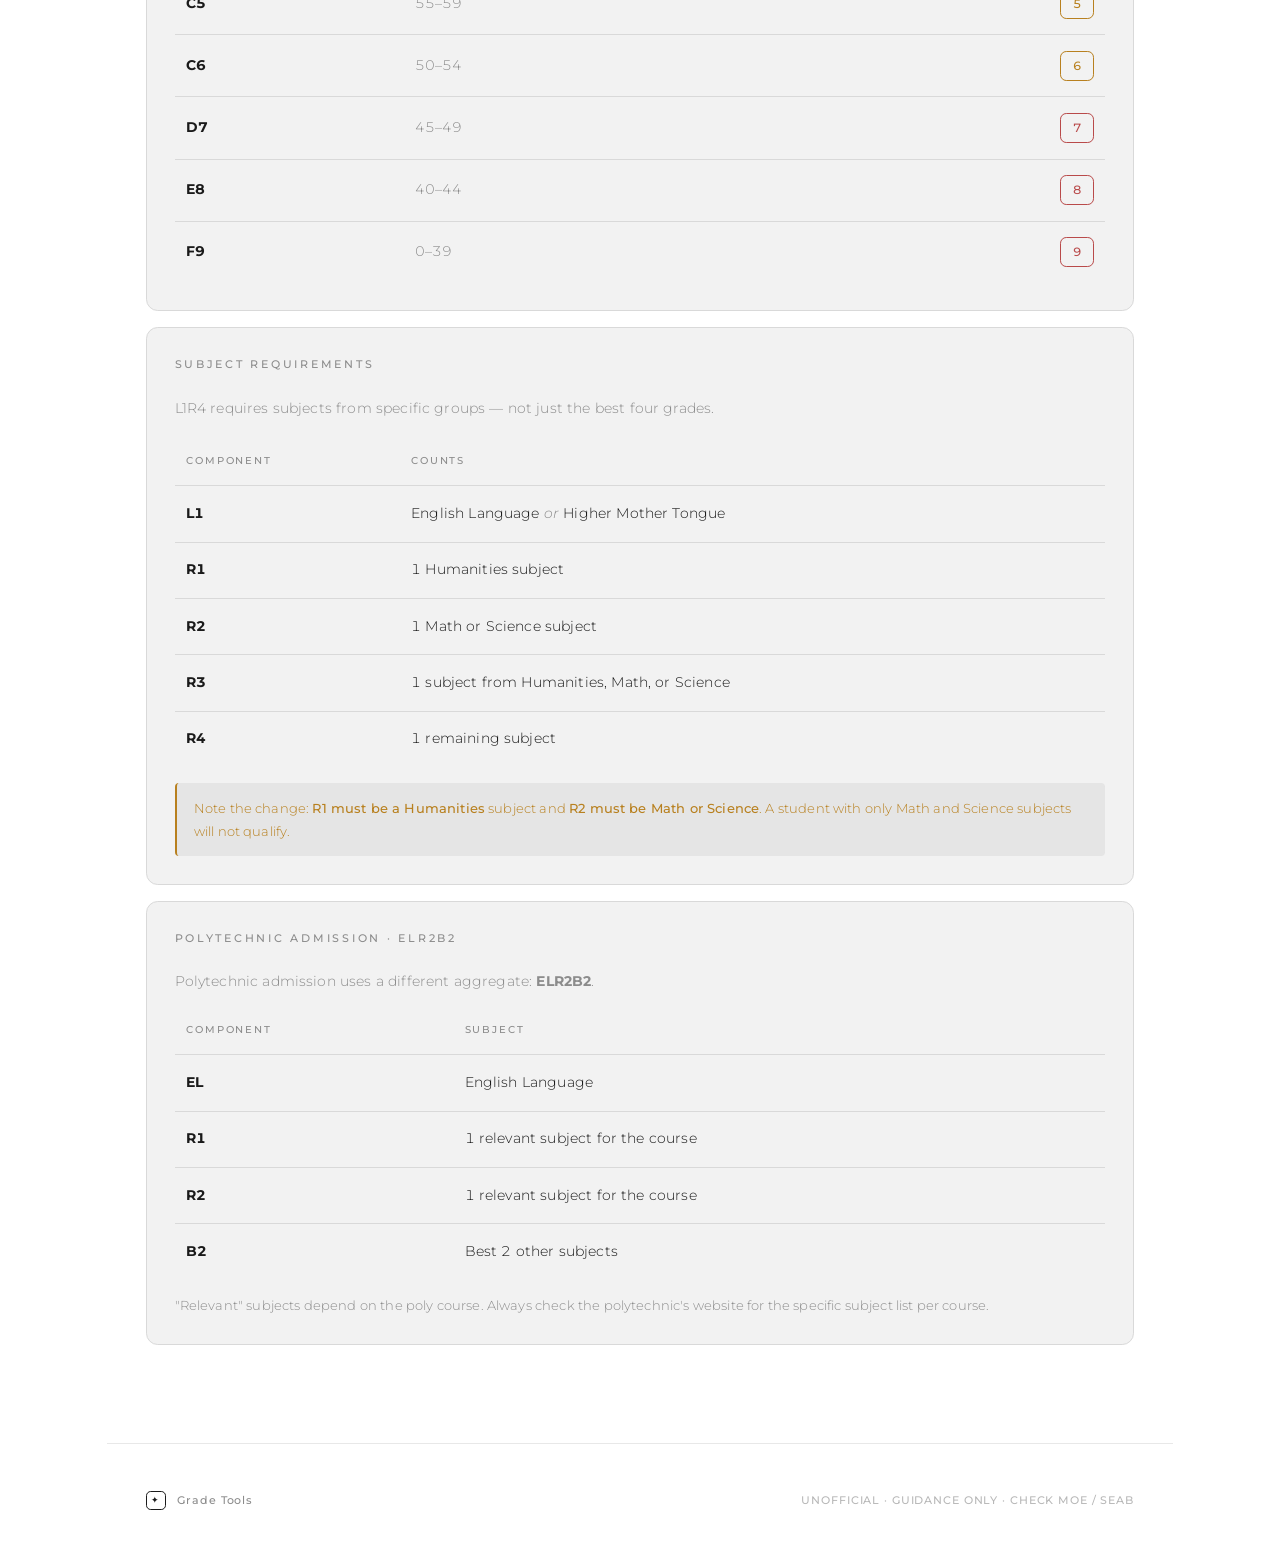
<file: grades.html>
<!DOCTYPE html>
<html lang="en" data-palette="mono">
<head>
<meta charset="utf-8">
<meta name="viewport" content="width=device-width,initial-scale=1">
<title>Grade System · Grade Tools</title>
<meta name="description" content="How the PSLE and O Level grade systems work — by year, with L1R5 and L1R4 versions.">
<link rel="preconnect" href="https://fonts.googleapis.com">
<link rel="preconnect" href="https://fonts.gstatic.com" crossorigin>
<link rel="stylesheet" href="style.css">
<script>
try{document.documentElement.dataset.palette=localStorage.getItem('palette')||'mono'}catch(e){}
</script>
</head>
<body>

<nav>
<a class="brand" href="index.html"><span class="mark">✦</span> <span>Grade Tools</span></a>
<div class="links">
<a href="index.html">Home</a>
<a href="basic.html">Score</a>
<a href="dream.html">Dream</a>
<a href="reverse.html">Reverse</a>
<a href="grades.html" class="active">Grades</a>
<a href="schools.html">Schools</a>
</div>
</nav>

<main>

<section class="hero" style="padding:80px 0 60px">
<div>
<span class="eyebrow">Reference · By year</span>
<h1>How the grade<br>systems <em>work.</em></h1>
</div>
<p class="lead">
The rules that turn marks and grades into aggregates. Switch year
to see the scheme that applied — and note when things change.
</p>
</section>

<section style="padding-top:60px">

<div class="tabs" data-tabs>
<button data-tab="ol" class="active">O Level</button>
<button data-tab="psle">PSLE</button>
</div>

<!-- ============ O LEVEL TAB ============ -->
<section class="tab-panel active" id="ol">

<div class="filter-bar" style="margin-bottom:24px;align-items:center">
<label style="margin:0;flex:0 0 auto;font-size:12px;letter-spacing:.15em;text-transform:uppercase;color:var(--muted);font-weight:500">Year</label>
<select id="yr" style="flex:0 0 auto;min-width:150px"></select>
<span id="yrNote" style="font-size:12px;color:var(--dim);margin-left:auto"></span>
</div>

<!-- Scheme card -->
<div class="card">
<h2>JC Admission Scheme</h2>
<div id="schemeCard"></div>
</div>

<!-- Grade points -->
<div class="card">
<h2>Grade Points</h2>
<p style="color:var(--muted);font-size:.9rem;margin-bottom:14px">
Same scale in both the L1R5 and L1R4 systems. Lower is better.
</p>
<table>
<thead><tr><th>Grade</th><th>Marks (approx.)</th><th style="text-align:right">Points</th></tr></thead>
<tbody>
<tr><td><b>A1</b></td><td style="color:var(--muted)">75–100</td><td style="text-align:right"><span class="al-badge low">1</span></td></tr>
<tr><td><b>A2</b></td><td style="color:var(--muted)">70–74</td><td style="text-align:right"><span class="al-badge low">2</span></td></tr>
<tr><td><b>B3</b></td><td style="color:var(--muted)">65–69</td><td style="text-align:right"><span class="al-badge mid">3</span></td></tr>
<tr><td><b>B4</b></td><td style="color:var(--muted)">60–64</td><td style="text-align:right"><span class="al-badge mid">4</span></td></tr>
<tr><td><b>C5</b></td><td style="color:var(--muted)">55–59</td><td style="text-align:right"><span class="al-badge mid">5</span></td></tr>
<tr><td><b>C6</b></td><td style="color:var(--muted)">50–54</td><td style="text-align:right"><span class="al-badge mid">6</span></td></tr>
<tr><td><b>D7</b></td><td style="color:var(--muted)">45–49</td><td style="text-align:right"><span class="al-badge high">7</span></td></tr>
<tr><td><b>E8</b></td><td style="color:var(--muted)">40–44</td><td style="text-align:right"><span class="al-badge high">8</span></td></tr>
<tr><td><b>F9</b></td><td style="color:var(--muted)">0–39</td><td style="text-align:right"><span class="al-badge high">9</span></td></tr>
</tbody>
</table>
</div>

<!-- Subject requirements -->
<div class="card">
<h2>Subject Requirements</h2>
<div id="requirements"></div>
</div>

<!-- Poly note -->
<div class="card">
<h2>Polytechnic Admission · ELR2B2</h2>
<p style="color:var(--muted);font-size:.9rem;line-height:1.7">
Polytechnic admission uses a different aggregate: <b>ELR2B2</b>.
</p>
<table style="margin-top:12px">
<thead><tr><th>Component</th><th>Subject</th></tr></thead>
<tbody>
<tr><td><b>EL</b></td><td>English Language</td></tr>
<tr><td><b>R1</b></td><td>1 relevant subject for the course</td></tr>
<tr><td><b>R2</b></td><td>1 relevant subject for the course</td></tr>
<tr><td><b>B2</b></td><td>Best 2 other subjects</td></tr>
</tbody>
</table>
<p style="color:var(--muted);font-size:.85rem;margin-top:14px;line-height:1.7">
"Relevant" subjects depend on the poly course. Always check the
polytechnic's website for the specific subject list per course.
</p>
</div>

</section>

<!-- ============ PSLE TAB ============ -->
<section class="tab-panel" id="psle">

<div class="card">
<h2>Achievement Level Bands (Standard)</h2>
<p style="color:var(--muted);font-size:.9rem;margin-bottom:14px">
Each subject is graded on a scale of AL 1 (best) to AL 8 (weakest).
</p>
<table>
<thead><tr><th>AL</th><th>Marks (out of 100)</th></tr></thead>
<tbody>
<tr><td><span class="al-badge low">AL 1</span></td><td>90 – 100</td></tr>
<tr><td><span class="al-badge low">AL 2</span></td><td>85 – 89</td></tr>
<tr><td><span class="al-badge low">AL 3</span></td><td>80 – 84</td></tr>
<tr><td><span class="al-badge mid">AL 4</span></td><td>75 – 79</td></tr>
<tr><td><span class="al-badge mid">AL 5</span></td><td>65 – 74</td></tr>
<tr><td><span class="al-badge mid">AL 6</span></td><td>45 – 64</td></tr>
<tr><td><span class="al-badge high">AL 7</span></td><td>20 – 44</td></tr>
<tr><td><span class="al-badge high">AL 8</span></td><td>0 – 19</td></tr>
</tbody>
</table>
</div>

<div class="card">
<h2>Achievement Level Bands (Foundation)</h2>
<p style="color:var(--muted);font-size:.9rem;margin-bottom:14px">
Foundation subjects report only AL 6–8, regardless of raw mark.
</p>
<table>
<thead><tr><th>Grade</th><th>Marks (out of 100)</th><th style="text-align:right">Mapped to</th></tr></thead>
<tbody>
<tr><td><b>Foundation A</b></td><td>75 – 100</td><td style="text-align:right"><span class="al-badge mid">AL 6</span></td></tr>
<tr><td><b>Foundation B</b></td><td>30 – 74</td><td style="text-align:right"><span class="al-badge high">AL 7</span></td></tr>
<tr><td><b>Foundation C</b></td><td>0 – 29</td><td style="text-align:right"><span class="al-badge high">AL 8</span></td></tr>
</tbody>
</table>
</div>

<div class="card">
<h2>PSLE Score</h2>
<p style="color:var(--muted);font-size:.9rem;line-height:1.7">
The PSLE Score is the sum of four Achievement Levels — English, Mother Tongue,
Mathematics, and Science. Range is <b>4 (best) to 32 (weakest)</b>.
Lower is better.
</p>
</div>

<div class="card">
<h2>Posting Groups</h2>
<p style="color:var(--muted);font-size:.9rem;margin-bottom:14px">
Used for Secondary 1 posting. Determines which subject levels a student
can offer in secondary school.
</p>
<table>
<thead><tr><th>PSLE Score</th><th>Posting Group</th></tr></thead>
<tbody>
<tr><td>4 – 20</td><td><span class="al-badge low">PG3</span></td></tr>
<tr><td>21 – 22</td><td><span class="al-badge mid">PG2 / PG3</span></td></tr>
<tr><td>23 – 24</td><td><span class="al-badge mid">PG2</span></td></tr>
<tr><td>25</td><td><span class="al-badge high">PG1 / PG2</span></td></tr>
<tr><td>26 – 29</td><td><span class="al-badge high">PG1</span></td></tr>
</tbody>
</table>
<p style="color:var(--muted);font-size:.85rem;margin-top:14px;line-height:1.7">
Students in PG1 or PG2 can offer subjects at a higher level if they
do well, and PG3 students can offer subjects at a lower level.
</p>
</div>

<div class="warnbar">
<b>Note:</b> Bands and rules are set by MOE and can change.
This is a reference summary — always check the official MOE website
for the definitive version.
</div>

</section>

</section>
</main>

<footer>
<div class="foot-brand"><span class="mark">✦</span> Grade Tools</div>
<div>Unofficial · Guidance only · Check MOE / SEAB</div>
</footer>

<div class="palette-bar" role="group" aria-label="Colour palette">
<button class="swatch" data-set="mono"></button>
<button class="swatch" data-set="warm"></button>
<button class="swatch" data-set="cool"></button>
<button class="swatch" data-set="scandi"></button>
<button class="swatch" data-set="japandi"></button>
<button class="swatch" data-set="desert"></button>
</div>

<script>
/* ============================================================
   PALETTE + TABS
   ============================================================ */
(function(){
var sw=document.querySelectorAll('.swatch');
function set(n){document.documentElement.dataset.palette=n;try{localStorage.setItem('palette',n)}catch(e){}sw.forEach(function(s){s.classList.toggle('active',s.dataset.set===n)})}
sw.forEach(function(s){s.addEventListener('click',function(){set(s.dataset.set)})});
set(document.documentElement.dataset.palette||'mono')})();

document.querySelectorAll('.tabs button').forEach(function(b){
b.addEventListener('click',function(){
document.querySelectorAll('.tabs button').forEach(function(x){x.classList.remove('active')});
document.querySelectorAll('.tab-panel').forEach(function(x){x.classList.remove('active')});
b.classList.add('active');
document.getElementById(b.dataset.tab).classList.add('active');
});
});

/* ============================================================
   YEAR DATA — which scheme applied in each year
   ============================================================ */
var YEARS = [2023, 2024, 2025, 2026, 2027, 2028];

var YEAR_SCHEME = {
  2023: { scheme:'L1R5', jcThreshold:20, miThreshold:20 },
  2024: { scheme:'L1R5', jcThreshold:20, miThreshold:20 },
  2025: { scheme:'L1R5', jcThreshold:20, miThreshold:20 },
  2026: { scheme:'L1R5', jcThreshold:20, miThreshold:20 },
  2027: { scheme:'L1R5', jcThreshold:20, miThreshold:20 },
  2028: { scheme:'L1R4', jcThreshold:16, miThreshold:20 }
};

/* ============================================================
   RENDER
   ============================================================ */
function esc(s){
return String(s).replace(/[&<>"]/g,function(c){return{'&':'&amp;','<':'&lt;','>':'&gt;','"':'&quot;'}[c]});
}

function renderYear(year){
var y = String(year);
var data = YEAR_SCHEME[year] || YEAR_SCHEME[2028];

/* Scheme card */
var schemeCard = document.getElementById('schemeCard');
var badge = data.scheme === 'L1R4'
  ? '<span class="al-badge mid" style="font-size:.9rem;padding:.35rem .9rem">' + data.scheme + '</span>'
  : '<span class="al-badge low" style="font-size:.9rem;padding:.35rem .9rem">' + data.scheme + '</span>';

var label = data.scheme === 'L1R4' ? 'From 2028 onwards' : 'Until 2027';
schemeCard.innerHTML = ''
  + '<div style="display:flex;gap:14px;align-items:baseline;flex-wrap:wrap;margin-bottom:16px">'
  +   '<span style="font-size:1.6rem;font-weight:300;letter-spacing:-.03em">' + data.scheme + '</span>'
  +   badge
  +   '<span style="color:var(--muted);font-size:.85rem">' + label + '</span>'
  + '</div>'
  + '<p style="color:var(--muted);font-size:.9rem;line-height:1.75;margin-bottom:16px">'
  +   (data.scheme === 'L1R5'
      ? 'L1R5 was the JC admission aggregate until 2027. The score is the sum of L1 (English or Higher Mother Tongue) and the best five other subjects.'
      : 'L1R4 replaces L1R5 from the 2028 admission exercise. The score is the sum of L1 (English or Higher Mother Tongue) and the best four other subjects — with at least one Humanities and one Math or Science among them.')
  + '</p>'
  + '<table>'
  +   '<thead><tr><th>School type</th><th style="text-align:right">Aggregate</th><th style="text-align:right">Threshold</th></tr></thead>'
  +   '<tbody>'
  +     '<tr><td>Junior College (JC)</td><td style="text-align:right">' + data.scheme + '</td><td style="text-align:right"><span class="al-badge low">≤ ' + data.jcThreshold + '</span></td></tr>'
  +     '<tr><td>Millennia Institute (MI)</td><td style="text-align:right">L1R4</td><td style="text-align:right"><span class="al-badge mid">≤ ' + data.miThreshold + '</span></td></tr>'
  +   '</tbody>'
  + '</table>';

/* Requirements card */
var reqCard = document.getElementById('requirements');
var isL1R4 = data.scheme === 'L1R4';

reqCard.innerHTML = ''
  + '<p style="color:var(--muted);font-size:.9rem;line-height:1.75;margin-bottom:16px">'
  +   (isL1R4
      ? 'L1R4 requires subjects from specific groups — not just the best four grades.'
      : 'L1R5 requires at least one Humanities and one Math or Science among the five R subjects.')
  + '</p>'
  + '<table>'
  +   '<thead><tr><th>Component</th><th>Counts</th></tr></thead>'
  +   '<tbody>'
  +     '<tr><td><b>L1</b></td><td>English Language <em style="color:var(--muted)">or</em> Higher Mother Tongue</td></tr>'
  +   (isL1R4
      ? '<tr><td><b>R1</b></td><td>1 Humanities subject</td></tr>'
      + '<tr><td><b>R2</b></td><td>1 Math or Science subject</td></tr>'
      + '<tr><td><b>R3</b></td><td>1 subject from Humanities, Math, or Science</td></tr>'
      + '<tr><td><b>R4</b></td><td>1 remaining subject</td></tr>'
      : '<tr><td><b>R1–R5</b></td><td>Best 5 other subjects, with at least 1 Humanities and 1 Math/Science among them</td></tr>')
  +   '</tbody>'
  + '</table>'
  + (isL1R4
      ? '<div class="warnbar" style="margin-top:16px">Note the change: <b>R1 must be a Humanities</b> subject and <b>R2 must be Math or Science</b>. A student with only Math and Science subjects will not qualify.</div>'
      : '');

/* Year note */
var note = document.getElementById('yrNote');
if(data.scheme === 'L1R5'){
  note.textContent = 'Final L1R5 exercise: 2027';
}else{
  note.textContent = 'First L1R4 exercise: 2028';
}
}

/* ============================================================
   BUILD DROPDOWN + WIRE UP
   ============================================================ */
(function(){
var sel = document.getElementById('yr');
sel.innerHTML = YEARS.map(function(y){
  return '<option value="' + y + '">' + y + ' admission</option>';
}).join('');
sel.value = '2028';
renderYear(2028);

sel.addEventListener('change', function(){
  renderYear(parseInt(this.value, 10));
});
})();

</script>

</body>
</html>
</file>
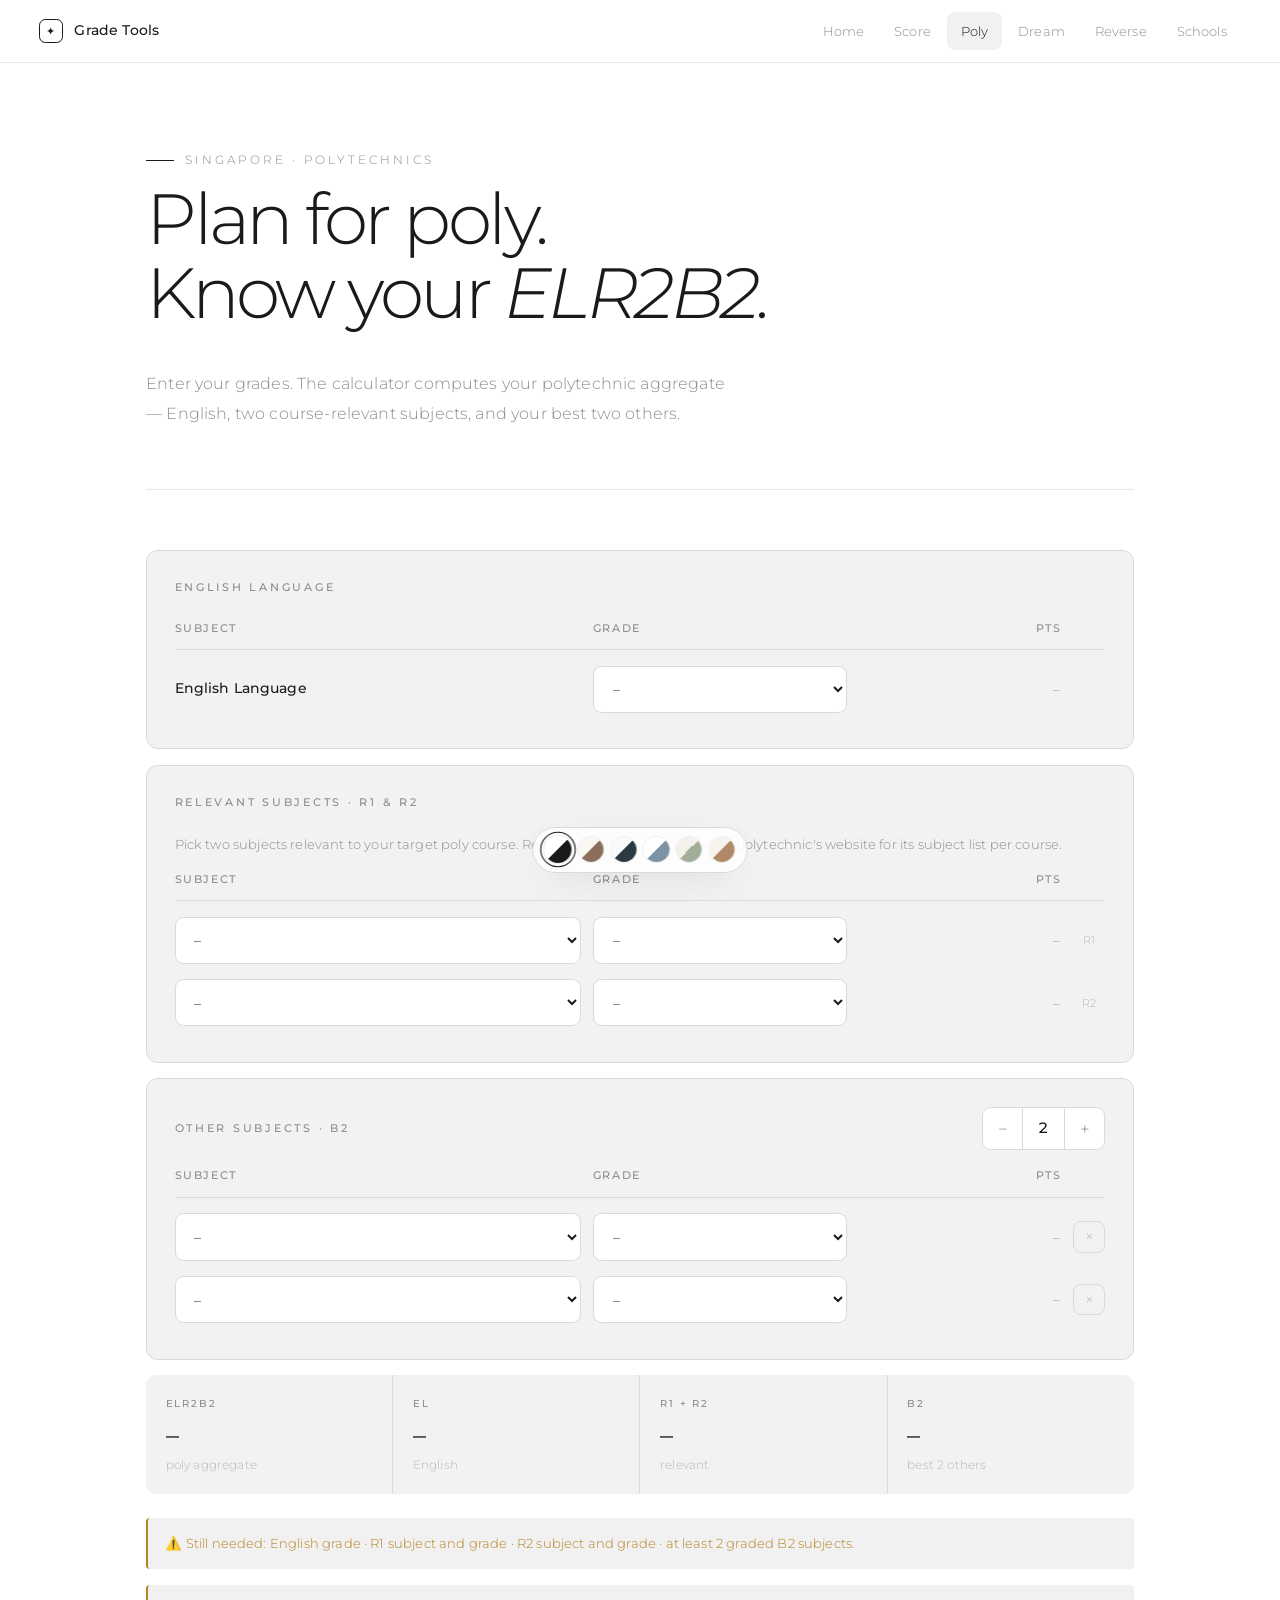
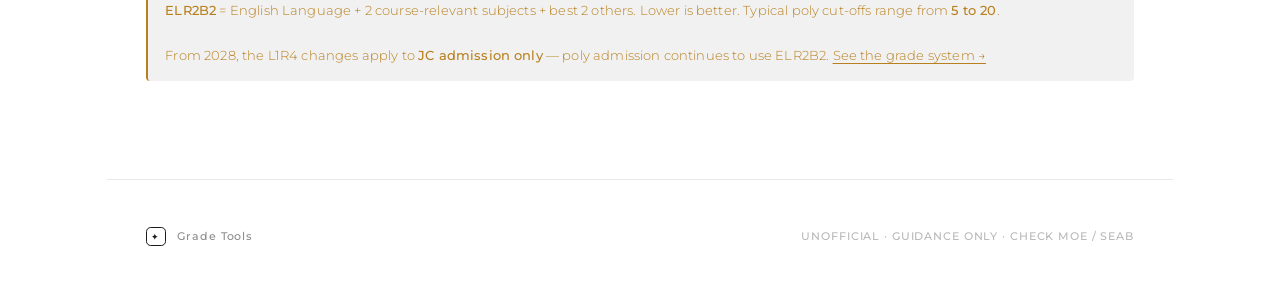
<file: poly.html>
<!DOCTYPE html>
<html lang="en" data-palette="mono">
<head>
<meta charset="utf-8">
<meta name="viewport" content="width=device-width,initial-scale=1">
<title>Poly Calculator · Grade Tools</title>
<meta name="description" content="Calculate your ELR2B2 aggregate for polytechnic admission.">
<link rel="preconnect" href="https://fonts.googleapis.com">
<link rel="preconnect" href="https://fonts.gstatic.com" crossorigin>
<link rel="stylesheet" href="style.css">
<script>
try{document.documentElement.dataset.palette=localStorage.getItem('palette')||'mono'}catch(e){}
</script>
</head>
<body>

<nav>
<a class="brand" href="index.html"><span class="mark">✦</span> <span>Grade Tools</span></a>
<div class="links">
<a href="index.html">Home</a>
<a href="basic.html">Score</a>
<a href="poly.html" class="active">Poly</a>
<a href="dream.html">Dream</a>
<a href="reverse.html">Reverse</a>
<a href="schools.html">Schools</a>
</div>
</nav>

<main>

<section class="hero" style="padding:80px 0 60px">
<div>
<span class="eyebrow">Singapore · Polytechnics</span>
<h1>Plan for poly.<br>Know your <em>ELR2B2.</em></h1>
</div>
<p class="lead">
Enter your grades. The calculator computes your polytechnic aggregate —
English, two course-relevant subjects, and your best two others.
</p>
</section>

<section style="padding-top:60px">

<!-- English -->
<div class="card">
<h2>English Language</h2>
<div class="subj-grid subj-head" style="grid-template-columns:1.6fr 1fr .8fr 32px">
<span>Subject</span><span>Grade</span>
<span style="text-align:right">Pts</span><span></span>
</div>
<div class="subj-grid" style="grid-template-columns:1.6fr 1fr .8fr 32px">
<label style="margin:0;font-size:.9rem;color:var(--text);text-transform:none;letter-spacing:.01em">English Language</label>
<select id="elGrade">
<option value="">–</option>
<option>A1</option><option>A2</option><option>B3</option><option>B4</option>
<option>C5</option><option>C6</option><option>D7</option><option>E8</option><option>F9</option>
</select>
<span class="pct" style="text-align:right" id="elPts">–</span>
<span></span>
</div>
</div>

<!-- R1 / R2 -->
<div class="card">
<h2>Relevant subjects · R1 &amp; R2</h2>
<p style="color:var(--muted);font-size:.85rem;line-height:1.65;margin-bottom:14px">
Pick two subjects relevant to your target poly course. Requirements vary —
check the polytechnic's website for its subject list per course.
</p>
<div class="subj-grid subj-head" style="grid-template-columns:1.6fr 1fr .8fr 32px">
<span>Subject</span><span>Grade</span>
<span style="text-align:right">Pts</span><span></span>
</div>
<div id="rRows"></div>
</div>

<!-- Others (B2) -->
<div class="card">
<div style="display:flex;justify-content:space-between;align-items:center;margin-bottom:16px;flex-wrap:wrap;gap:12px">
<h2 style="margin:0">Other subjects · B2</h2>
<div class="stepper">
<button id="bMinus" aria-label="Fewer">−</button>
<span id="bCount">2</span>
<button id="bPlus" aria-label="More">+</button>
</div>
</div>
<div class="subj-grid subj-head" style="grid-template-columns:1.6fr 1fr .8fr 32px">
<span>Subject</span><span>Grade</span>
<span style="text-align:right">Pts</span><span></span>
</div>
<div id="bRows"></div>
</div>

<!-- Results -->
<div class="stats">
<div class="stat"><span class="k">ELR2B2</span><span class="v" id="total">–</span><span class="g">poly aggregate</span></div>
<div class="stat"><span class="k">EL</span><span class="v" id="elOut">–</span><span class="g">English</span></div>
<div class="stat"><span class="k">R1 + R2</span><span class="v" id="rOut">–</span><span class="g">relevant</span></div>
<div class="stat"><span class="k">B2</span><span class="v" id="bOut">–</span><span class="g">best 2 others</span></div>
</div>

<div class="warnbar" id="hint" style="display:none"></div>

<div class="warnbar" style="margin-top:16px">
<b>ELR2B2</b> = English Language + 2 course-relevant subjects + best 2 others.
Lower is better. Typical poly cut-offs range from <b>5 to 20</b>.
<br><br>
From 2028, the L1R4 changes apply to <b>JC admission only</b> — poly
admission continues to use ELR2B2.
<a href="grades.html" style="color:inherit;text-decoration:underline;text-underline-offset:3px">See the grade system →</a>
</div>

</section>
</main>

<footer>
<div class="foot-brand"><span class="mark">✦</span> Grade Tools</div>
<div>Unofficial · Guidance only · Check MOE / SEAB</div>
</footer>

<div class="palette-bar" role="group" aria-label="Colour palette">
<button class="swatch" data-set="mono"></button>
<button class="swatch" data-set="warm"></button>
<button class="swatch" data-set="cool"></button>
<button class="swatch" data-set="scandi"></button>
<button class="swatch" data-set="japandi"></button>
<button class="swatch" data-set="desert"></button>
</div>

<script>
/* ============================================================
   PALETTE
   ============================================================ */
(function(){
var sw=document.querySelectorAll('.swatch');
function set(n){document.documentElement.dataset.palette=n;try{localStorage.setItem('palette',n)}catch(e){}sw.forEach(function(s){s.classList.toggle('active',s.dataset.set===n)})}
sw.forEach(function(s){s.addEventListener('click',function(){set(s.dataset.set)})});
set(document.documentElement.dataset.palette||'mono')})();

/* ============================================================
   SUBJECTS
   ============================================================ */
var SUBJECTS=[
/* Languages */
{name:'Chinese Language',cat:'lang'},
{name:'Malay Language',cat:'lang'},
{name:'Tamil Language',cat:'lang'},
{name:'Higher Mother Tongue',cat:'lang'},
{name:'Higher Chinese',cat:'lang'},
{name:'Higher Malay',cat:'lang'},
{name:'Higher Tamil',cat:'lang'},
{name:'Chinese (B)',cat:'lang'},
{name:'Malay (B)',cat:'lang'},
{name:'Tamil (B)',cat:'lang'},
/* Mathematics */
{name:'Elementary Mathematics',cat:'math'},
{name:'Additional Mathematics',cat:'math'},
{name:'Principles of Accounts',cat:'math'},
/* Sciences */
{name:'Pure Physics',cat:'sci'},
{name:'Pure Chemistry',cat:'sci'},
{name:'Pure Biology',cat:'sci'},
{name:'Combined Science (Phy/Chem)',cat:'sci'},
{name:'Combined Science (Phy/Bio)',cat:'sci'},
{name:'Combined Science (Chem/Bio)',cat:'sci'},
/* Humanities */
{name:'History',cat:'human'},
{name:'Geography',cat:'human'},
{name:'Social Studies',cat:'human'},
{name:'Literature in English',cat:'human'},
{name:'Literature in Chinese',cat:'human'},
{name:'Literature in Malay',cat:'human'},
{name:'Literature in Tamil',cat:'human'},
{name:'Combined Humanities (SS/Hist)',cat:'human'},
{name:'Combined Humanities (SS/Geog)',cat:'human'},
{name:'Combined Humanities (SS/Lit)',cat:'human'},
/* Others */
{name:'Art',cat:'other'},
{name:'Music',cat:'other'},
{name:'Drama',cat:'other'},
{name:'Design & Technology',cat:'other'},
{name:'Food & Consumer Education',cat:'other'},
{name:'Food & Nutrition',cat:'other'},
{name:'Computing',cat:'other'},
{name:'Computer Applications',cat:'other'},
{name:'Elements of Business Skills',cat:'other'}
];

var GROUPS=[
{label:'Languages',key:'lang'},
{label:'Mathematics',key:'math'},
{label:'Sciences',key:'sci'},
{label:'Humanities',key:'human'},
{label:'Others',key:'other'}
];

var GRADES=['A1','A2','B3','B4','C5','C6','D7','E8','F9'];
var PTS={A1:1,A2:2,B3:3,B4:4,C5:5,C6:6,D7:7,E8:8,F9:9};

function esc(s){return String(s).replace(/[&<>"]/g,function(c){return{'&':'&amp;','<':'&lt;','>':'&gt;','"':'&quot;'}[c]})}

function buildSubjectOptions(selected){
var html='<option value="">–</option>';
GROUPS.forEach(function(g){
var items=SUBJECTS.filter(function(s){return s.cat===g.key});
if(!items.length)return;
html+='<optgroup label="'+g.label+'">';
items.forEach(function(s){
html+='<option value="'+esc(s.name)+'"'+(s.name===selected?' selected':'')+'>'+esc(s.name)+'</option>';
});
html+='</optgroup>';
});
return html;
}

function buildGradeOptions(selected){
return '<option value="">–</option>'
+GRADES.map(function(g){
return '<option value="'+g+'"'+(g===selected?' selected':'')+'>'+g+'</option>';
}).join('');
}

/* ============================================================
   STATE
   ============================================================ */
var state={
el:'',
r1:{subj:'',grade:''},
r2:{subj:'',grade:''},
others:[{subj:'',grade:''},{subj:'',grade:''}]
};

(function load(){
try{
var raw=localStorage.getItem('poly');
if(raw){
var d=JSON.parse(raw);
if(d&&typeof d==='object'&&d.others&&d.others.length)state=d;
}
}catch(e){}
})();

function save(){try{localStorage.setItem('poly',JSON.stringify(state))}catch(e){}}

/* ============================================================
   RENDER
   ============================================================ */
function renderR(){
document.getElementById('rRows').innerHTML=[1,2].map(function(n){
var r=state['r'+n];
var pts=r.grade?PTS[r.grade]:null;
return '<div class="subj-grid" style="grid-template-columns:1.6fr 1fr .8fr 32px">'
+'<select data-r="'+n+'" data-k="subj">'+buildSubjectOptions(r.subj)+'</select>'
+'<select data-r="'+n+'" data-k="grade">'+buildGradeOptions(r.grade)+'</select>'
+'<span class="pct" style="text-align:right">'+(pts!==null?pts:'–')+'</span>'
+'<span style="color:var(--dim);font-size:.7rem;text-align:center;letter-spacing:.05em">R'+n+'</span>'
+'</div>';
}).join('');
}

function renderB(){
document.getElementById('bRows').innerHTML=state.others.map(function(o,i){
var pts=o.grade?PTS[o.grade]:null;
return '<div class="subj-grid" style="grid-template-columns:1.6fr 1fr .8fr 32px">'
+'<select data-b="'+i+'" data-k="subj">'+buildSubjectOptions(o.subj)+'</select>'
+'<select data-b="'+i+'" data-k="grade">'+buildGradeOptions(o.grade)+'</select>'
+'<span class="pct" style="text-align:right">'+(pts!==null?pts:'–')+'</span>'
+'<button class="del" data-bdel="'+i+'" aria-label="Remove row">×</button>'
+'</div>';
}).join('');
document.getElementById('bCount').textContent=state.others.length;
}

/* ============================================================
   UPDATE
   ============================================================ */
function update(){
var el=state.el?PTS[state.el]:null;
var r1=state.r1.grade?PTS[state.r1.grade]:null;
var r2=state.r2.grade?PTS[state.r2.grade]:null;

var others=state.others
.filter(function(o){return o.grade})
.map(function(o){return PTS[o.grade]})
.sort(function(a,b){return a-b});

var b2=others.length>=2?others[0]+others[1]:null;

document.getElementById('elPts').textContent=el!==null?el:'–';
document.getElementById('elOut').textContent=el!==null?el:'–';
document.getElementById('rOut').textContent=(r1!==null&&r2!==null)?(r1+r2):'–';
document.getElementById('bOut').textContent=b2!==null?b2:'–';

var hint=document.getElementById('hint');
var msg='';

if(el===null||r1===null||r2===null||b2===null){
document.getElementById('total').textContent='–';

var missing=[];
if(el===null)missing.push('English grade');
if(r1===null)missing.push('R1 subject and grade');
if(r2===null)missing.push('R2 subject and grade');
if(b2===null)missing.push('at least 2 graded B2 subjects');

if(missing.length){
hint.style.display='block';
hint.innerHTML='⚠️ Still needed: '+missing.join(' · ')+'.';
}else{
hint.style.display='none';
}
save();
return;
}

hint.style.display='none';
var total=el+r1+r2+b2;
document.getElementById('total').textContent=total;

save();
}

/* ============================================================
   EVENTS
   ============================================================ */
document.addEventListener('change',function(e){
var t=e.target;

if(t.id==='elGrade'){
state.el=t.value;
update();
return;
}

if(t.dataset.r!==undefined&&t.dataset.k){
state['r'+t.dataset.r][t.dataset.k]=t.value;
renderR();
update();
return;
}

if(t.dataset.b!==undefined&&t.dataset.k){
state.others[+t.dataset.b][t.dataset.k]=t.value;
renderB();
update();
}
});

document.addEventListener('click',function(e){
var del=e.target.closest('[data-bdel]');
if(del){
if(state.others.length<=2)return;
state.others.splice(+del.dataset.bdel,1);
renderB();
update();
}
});

document.getElementById('bPlus').addEventListener('click',function(){
if(state.others.length>=6)return;
state.others.push({subj:'',grade:''});
renderB();
update();
});
document.getElementById('bMinus').addEventListener('click',function(){
if(state.others.length<=2)return;
state.others.pop();
renderB();
update();
});

/* ============================================================
   BOOT
   ============================================================ */
document.getElementById('elGrade').value=state.el;
renderR();
renderB();
update();
</script>

</body>
</html>
</file>
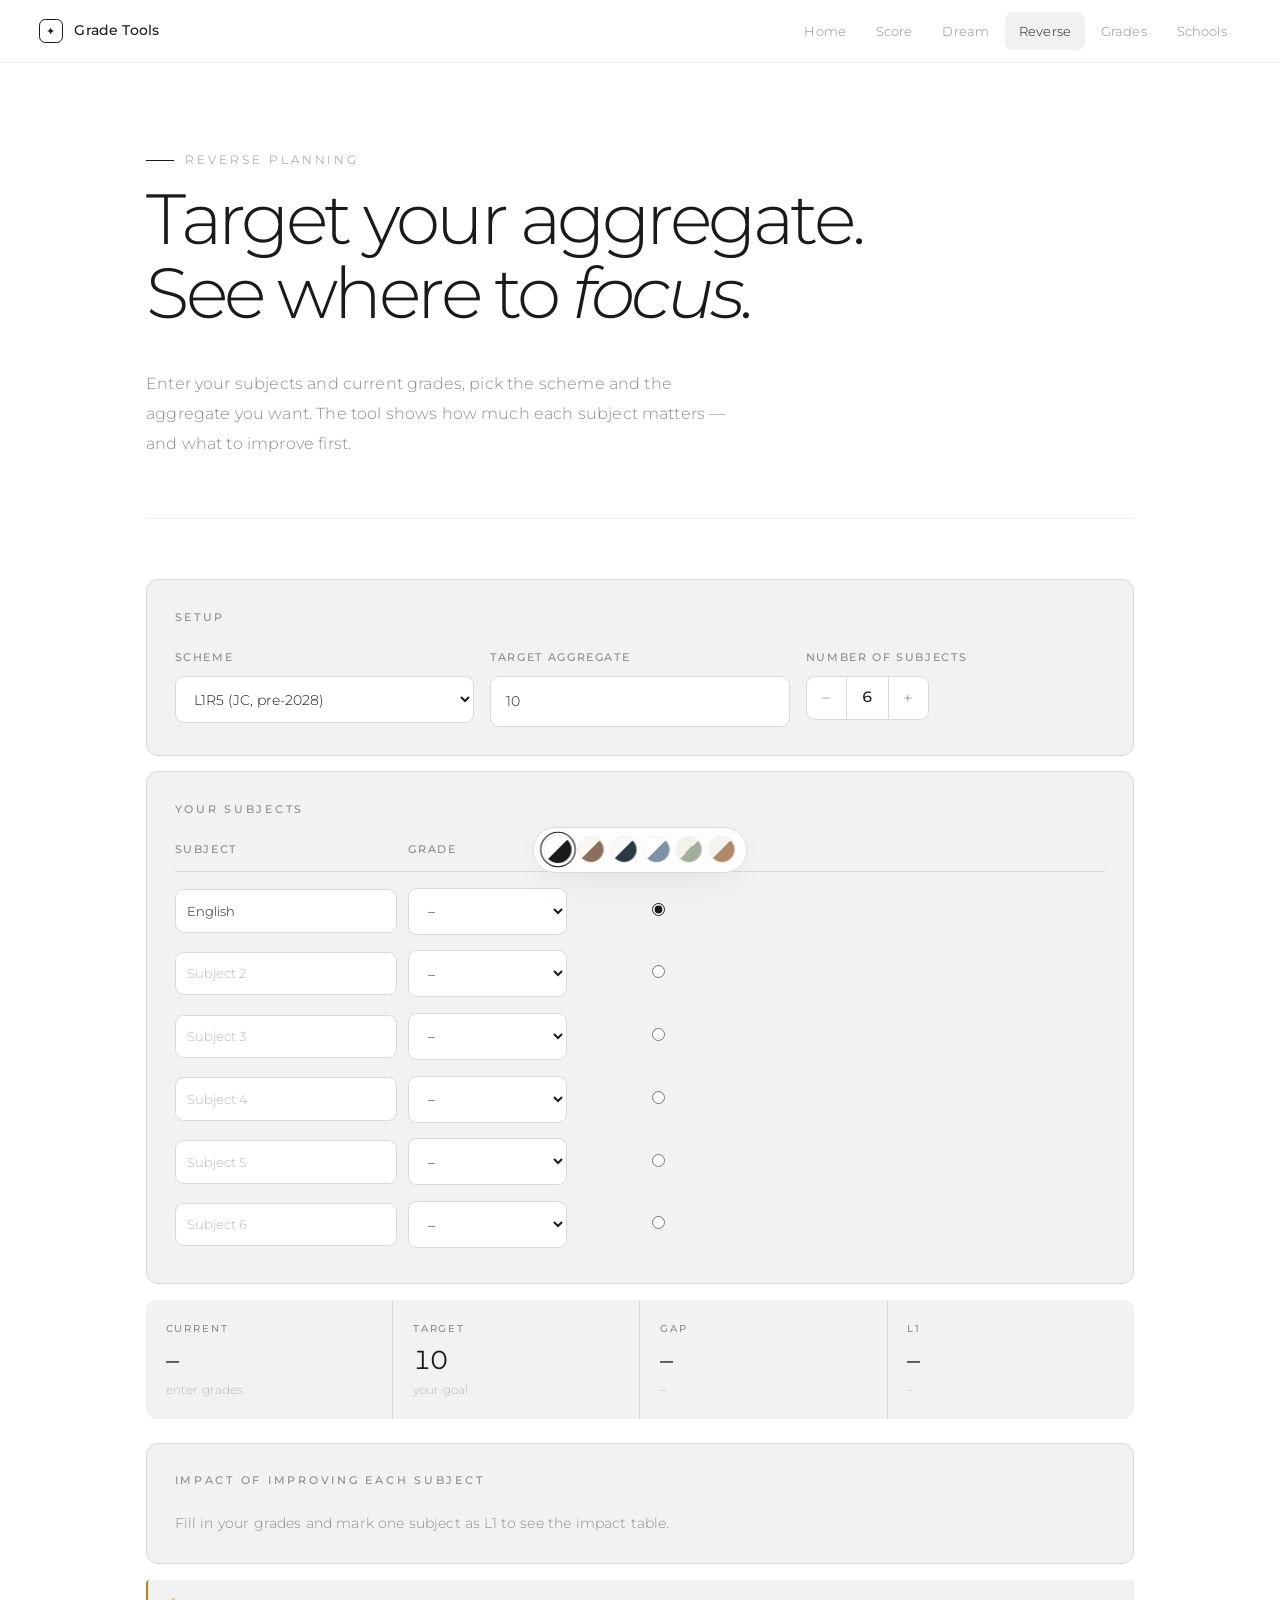
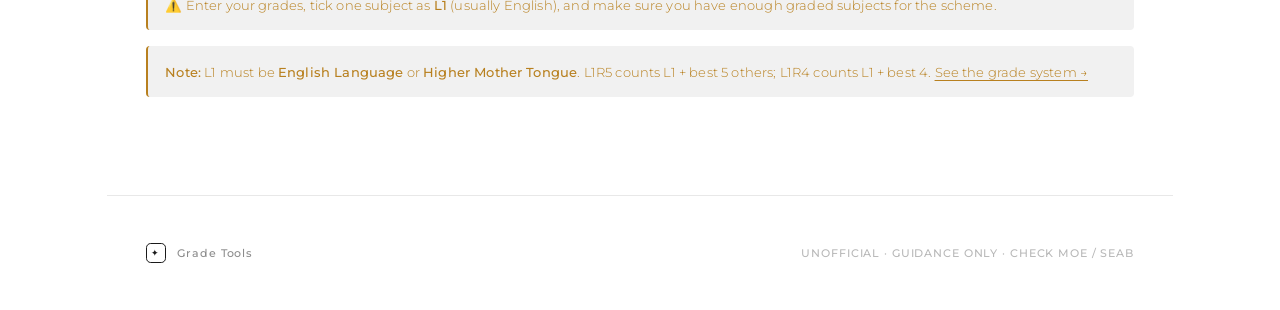
<file: reverse.html>
<!DOCTYPE html>
<html lang="en" data-palette="mono">
<head>
<meta charset="utf-8">
<meta name="viewport" content="width=device-width,initial-scale=1">
<title>Reverse Planner · Grade Tools</title>
<link rel="preconnect" href="https://fonts.googleapis.com">
<link rel="preconnect" href="https://fonts.gstatic.com" crossorigin>
<link rel="stylesheet" href="style.css">
<script>
try{document.documentElement.dataset.palette=localStorage.getItem('palette')||'mono'}catch(e){}
</script>
</head>
<body>

<nav>
<a class="brand" href="index.html"><span class="mark">✦</span> <span>Grade Tools</span></a>
<div class="links">
<a href="index.html">Home</a>
<a href="basic.html">Score</a>
<a href="dream.html">Dream</a>
<a href="reverse.html" class="active">Reverse</a>
<a href="grades.html">Grades</a>
<a href="schools.html">Schools</a>
</div>
</nav>

<main>
<section class="hero" style="padding:80px 0 60px">
<div>
<span class="eyebrow">Reverse planning</span>
<h1>Target your aggregate.<br>See where to <em>focus.</em></h1>
</div>
<p class="lead">
Enter your subjects and current grades, pick the scheme and the aggregate
you want. The tool shows how much each subject matters — and what to
improve first.
</p>
</section>

<section style="padding-top:60px">

<div class="card">
<h2>Setup</h2>
<div class="row-3">
<div>
<label>Scheme</label>
<select id="scheme">
<option value="l1r5">L1R5 (JC, pre-2028)</option>
<option value="l1r4">L1R4 (JC &amp; MI from 2028)</option>
</select>
</div>
<div>
<label>Target aggregate</label>
<input id="target" type="number" min="4" max="40" step="1" value="10">
</div>
<div>
<label>Number of subjects</label>
<div class="stepper">
<button id="subMinus" aria-label="Fewer subjects">−</button>
<span id="subCount">6</span>
<button id="subPlus" aria-label="More subjects">+</button>
</div>
</div>
</div>
</div>

<div class="card">
<h2>Your subjects</h2>
<div class="subj-grid subj-head" id="revHead">
<span>Subject</span><span>Grade</span><span>L1</span>
<span></span><span></span><span></span>
</div>
<div id="revRows"></div>
</div>

<div class="stats" id="revStats"></div>

<div class="card">
<h2>Impact of improving each subject</h2>
<div id="revImpact"></div>
</div>

<div class="warnbar" id="revHint" style="display:none"></div>

<div class="warnbar" style="margin-top:16px">
<b>Note:</b> L1 must be <b>English Language</b> or <b>Higher Mother Tongue</b>.
L1R5 counts L1 + best 5 others; L1R4 counts L1 + best 4.
<a href="grades.html" style="color:inherit;text-decoration:underline;text-underline-offset:3px">See the grade system →</a>
</div>

</section>
</main>

<footer>
<div class="foot-brand"><span class="mark">✦</span> Grade Tools</div>
<div>Unofficial · Guidance only · Check MOE / SEAB</div>
</footer>

<div class="palette-bar" role="group" aria-label="Colour palette">
<button class="swatch" data-set="mono"></button>
<button class="swatch" data-set="warm"></button>
<button class="swatch" data-set="cool"></button>
<button class="swatch" data-set="scandi"></button>
<button class="swatch" data-set="japandi"></button>
<button class="swatch" data-set="desert"></button>
</div>

<script>
/* ================= palette ================= */
(function(){
var sw=document.querySelectorAll('.swatch');
function set(n){document.documentElement.dataset.palette=n;try{localStorage.setItem('palette',n)}catch(e){}sw.forEach(function(s){s.classList.toggle('active',s.dataset.set===n)})}
sw.forEach(function(s){s.addEventListener('click',function(){set(s.dataset.set)})});
set(document.documentElement.dataset.palette||'mono')})();

/* ================= constants ================= */
var GRADES=['A1','A2','B3','B4','C5','C6','D7','E8','F9'];
var PTS={A1:1,A2:2,B3:3,B4:4,C5:5,C6:6,D7:7,E8:8,F9:9};
var esc=function(s){return String(s).replace(/[&<>"]/g,function(c){
return{'&':'&amp;','<':'&lt;','>':'&gt;','"':'&quot;'}[c];
})};

/* ================= state ================= */
var state={
scheme:'l1r5',
target:10,
subjects:[
{name:'English',grade:'',l1:true},
{name:'',grade:'',l1:false},
{name:'',grade:'',l1:false},
{name:'',grade:'',l1:false},
{name:'',grade:'',l1:false},
{name:'',grade:'',l1:false}
]
};

/* ================= persistence ================= */
function save(){try{localStorage.setItem('reverse',JSON.stringify(state))}catch(e){}}
function load(){
try{
var d=JSON.parse(localStorage.getItem('reverse'));
if(d&&Array.isArray(d.subjects)&&d.subjects.length)state=d;
}catch(e){}
}

/* ================= render ================= */
function renderRows(){
document.getElementById('revRows').innerHTML=state.subjects.map(function(s,i){
return '<div class="subj-grid">'
+'<input data-i="'+i+'" data-k="name" value="'+esc(s.name)+'" placeholder="Subject '+(i+1)+'">'
+'<select data-i="'+i+'" data-k="grade">'
+'<option value="">–</option>'
+GRADES.map(function(g){
return '<option value="'+g+'"'+(s.grade===g?' selected':'')+'>'+g+'</option>';
}).join('')
+'</select>'
+'<div style="text-align:center">'
+'<input type="radio" name="l1" data-l1="'+i+'"'+(s.l1?' checked':'')+' style="width:auto;accent-color:var(--accent)">'
+'</div>'
+'<span></span><span></span><span></span>'
+'</div>';
}).join('');
document.getElementById('subCount').textContent=state.subjects.length;
}

/* ================= compute ================= */
function computeAggregate(subjects,scheme){
var l1=subjects.find(function(s){return s.l1&&s.grade});
if(!l1)return null;

var others=subjects
.filter(function(s){return !s.l1&&s.grade})
.map(function(s){return PTS[s.grade]})
.sort(function(a,b){return a-b});

var need=scheme==='l1r5'?5:4;
if(others.length<need)return null;

return{
total:PTS[l1.grade]+others.slice(0,need).reduce(function(a,b){return a+b},0),
l1Pts:PTS[l1.grade],
others:others
};
}

function update(){
state.scheme=document.getElementById('scheme').value;
state.target=parseInt(document.getElementById('target').value,10)||0;

var result=computeAggregate(state.subjects,state.scheme);

var statHtml='';
if(result){
var gap=result.total-state.target;
var schemeLabel=state.scheme==='l1r5'?'L1R5':'L1R4';
statHtml=
'<div class="stat"><span class="k">Current aggregate</span>'
+'<span class="v">'+result.total+'</span>'
+'<span class="g">'+schemeLabel+'</span></div>'
+'<div class="stat"><span class="k">Target</span>'
+'<span class="v">'+state.target+'</span>'
+'<span class="g">your goal</span></div>'
+'<div class="stat"><span class="k">Gap</span>'
+'<span class="v" style="color:'+(gap<=0?'var(--good)':gap<=3?'var(--warn)':'var(--bad)')+'">'
+(gap<=0?'✓':'−'+gap)
+'</span><span class="g">'+(gap<=0?'already there':gap+' points to save')+'</span></div>'
+'<div class="stat"><span class="k">L1 points</span>'
+'<span class="v">'+result.l1Pts+'</span>'
+'<span class="g">English / HMT</span></div>';
}else{
statHtml=
'<div class="stat"><span class="k">Current</span><span class="v">–</span><span class="g">enter grades</span></div>'
+'<div class="stat"><span class="k">Target</span><span class="v">'+state.target+'</span><span class="g">your goal</span></div>'
+'<div class="stat"><span class="k">Gap</span><span class="v">–</span><span class="g">–</span></div>'
+'<div class="stat"><span class="k">L1</span><span class="v">–</span><span class="g">–</span></div>';
}
document.getElementById('revStats').innerHTML=statHtml;

var impact=document.getElementById('revImpact');
if(!result){
impact.innerHTML='<p style="color:var(--muted);font-size:14px;margin:0">'
+'Fill in your grades and mark one subject as L1 to see the impact table.</p>';
document.getElementById('revHint').style.display='block';
document.getElementById('revHint').innerHTML=
'⚠️ Enter your grades, tick one subject as <b>L1</b> (usually English), '
+'and make sure you have enough graded subjects for the scheme.';
save();return;
}

document.getElementById('revHint').style.display='none';

var rows=state.subjects.map(function(s,i){
if(!s.grade)return '';

var currentIdx=GRADES.indexOf(s.grade);
var improved=currentIdx>0?GRADES[currentIdx-1]:null;

if(!improved){
return '<tr>'
+'<td>'+(esc(s.name)||'Subject '+(i+1))+(s.l1?' <span style="color:var(--accent);font-size:11px">L1</span>':'')+'</td>'
+'<td><span class="gpill">'+s.grade+'</span></td>'
+'<td style="color:var(--dim)">already best</td>'
+'<td style="text-align:right">–</td>'
+'</tr>';
}

var copy=state.subjects.map(function(x,k){
return k===i?Object.assign({},x,{grade:improved}):x;
});
var after=computeAggregate(copy,state.scheme);
var delta=after?result.total-after.total:0;
var hits=after&&after.total<=state.target;

var badge=delta>0
?'<span class="gpill '+(hits?'hit':'')+'">−'+delta+' pt'+(delta>1?'s':'')+'</span>'
:'<span class="gpill" style="color:var(--dim)">no change</span>';

return '<tr>'
+'<td>'+(esc(s.name)||'Subject '+(i+1))+(s.l1?' <span style="color:var(--accent);font-size:11px">L1</span>':'')+'</td>'
+'<td><span class="gpill">'+s.grade+'</span></td>'
+'<td style="color:var(--muted)">'+s.grade+' → <b style="color:var(--text);font-weight:500">'+improved+'</b></td>'
+'<td style="text-align:right">'+badge+'</td>'
+'</tr>';
}).filter(Boolean).join('');

impact.innerHTML='<table>'
+'<thead><tr><th>Subject</th><th>Now</th><th>If improved</th><th style="text-align:right">Effect on aggregate</th></tr></thead>'
+'<tbody>'+rows+'</tbody>'
+'</table>';

save();
}

/* ================= events ================= */
document.addEventListener('input',function(e){
var t=e.target;
if(t.dataset.i!==undefined&&t.dataset.k){
state.subjects[+t.dataset.i][t.dataset.k]=t.value;
update();return;
}
if(t.dataset.l1!==undefined){
var idx=+t.dataset.l1;
state.subjects.forEach(function(s,i){s.l1=i===idx});
renderRows();update();return;
}
if(t.id==='target'||t.id==='scheme'){update()}
});

document.getElementById('subPlus').addEventListener('click',function(){
if(state.subjects.length>=12)return;
state.subjects.push({name:'',grade:'',l1:false});
renderRows();update();
});
document.getElementById('subMinus').addEventListener('click',function(){
if(state.subjects.length<=2)return;
var last=state.subjects.length-1;
var wasL1=state.subjects[last].l1;
state.subjects.pop();
if(wasL1&&state.subjects.length)state.subjects[0].l1=true;
renderRows();update();
});

/* ================= boot ================= */
load();
document.getElementById('scheme').value=state.scheme;
document.getElementById('target').value=state.target;
renderRows();
update();
</script>

</body>
</html>
</file>
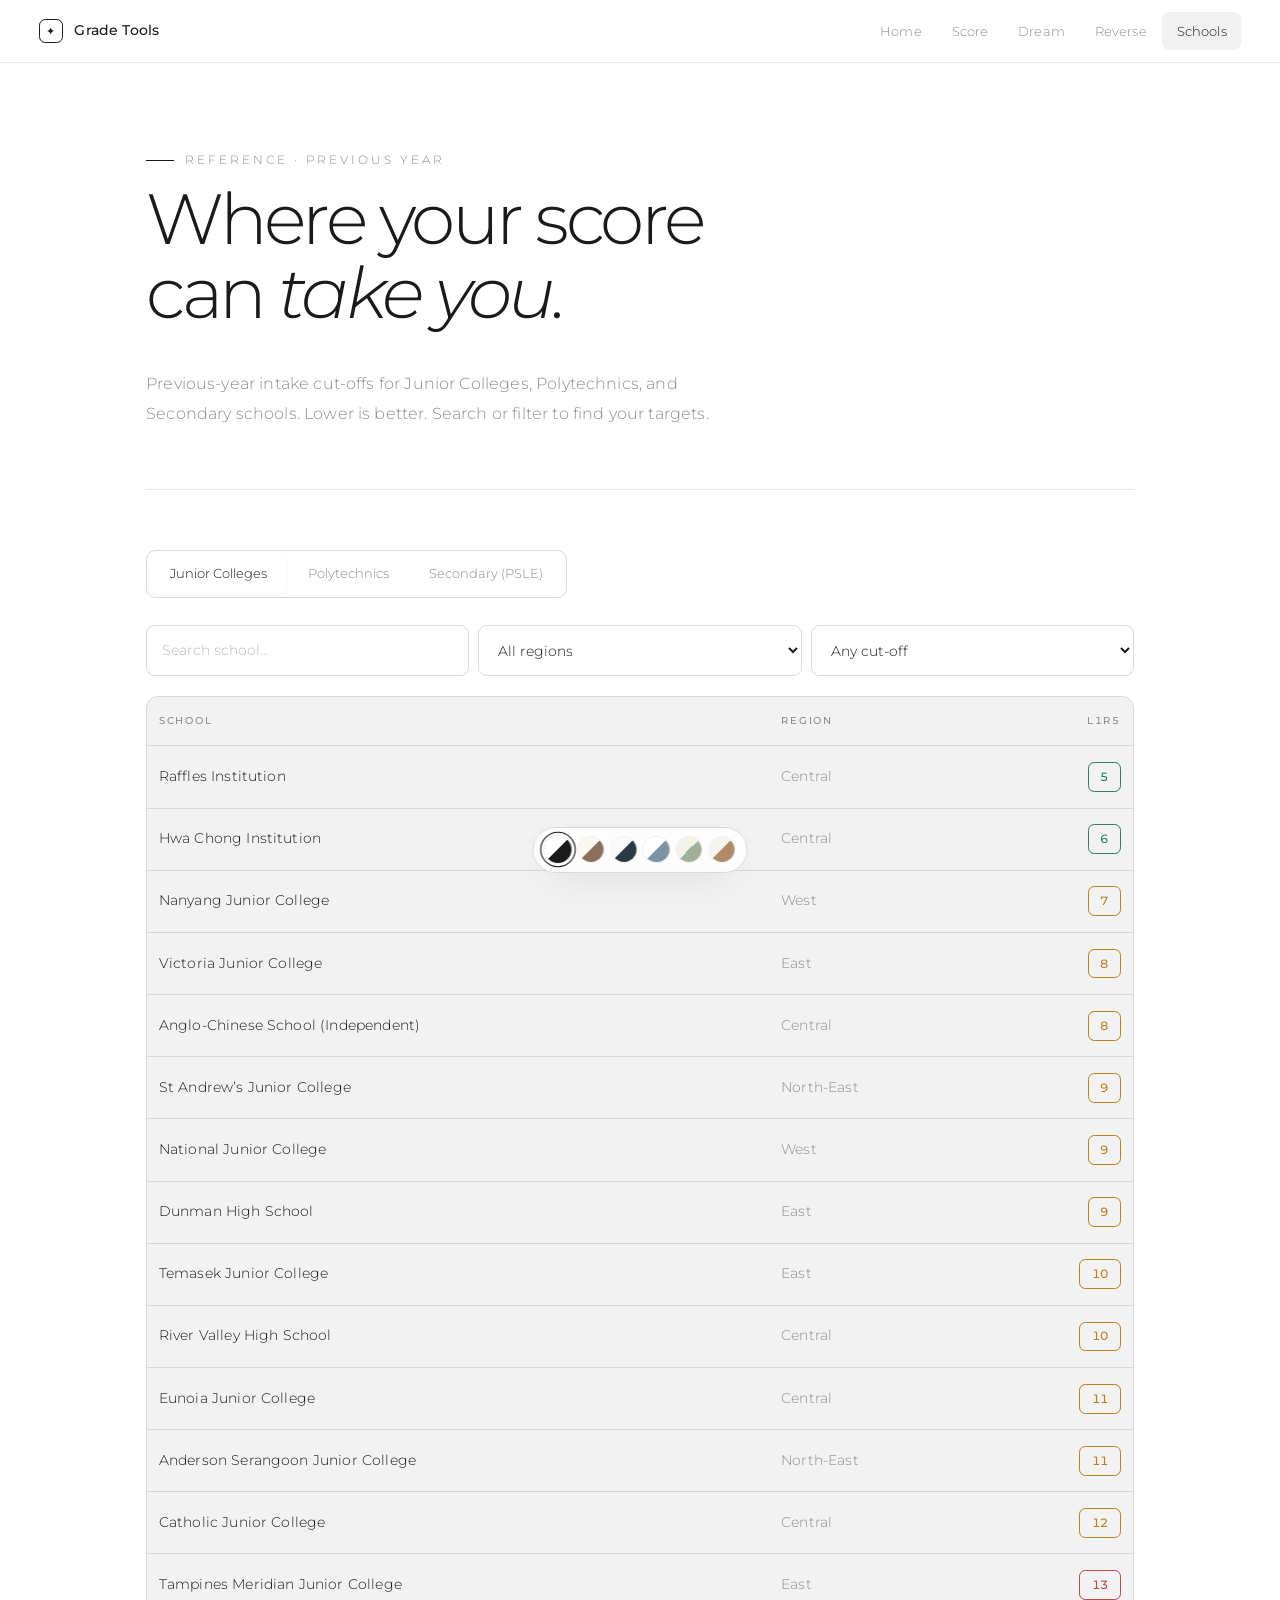
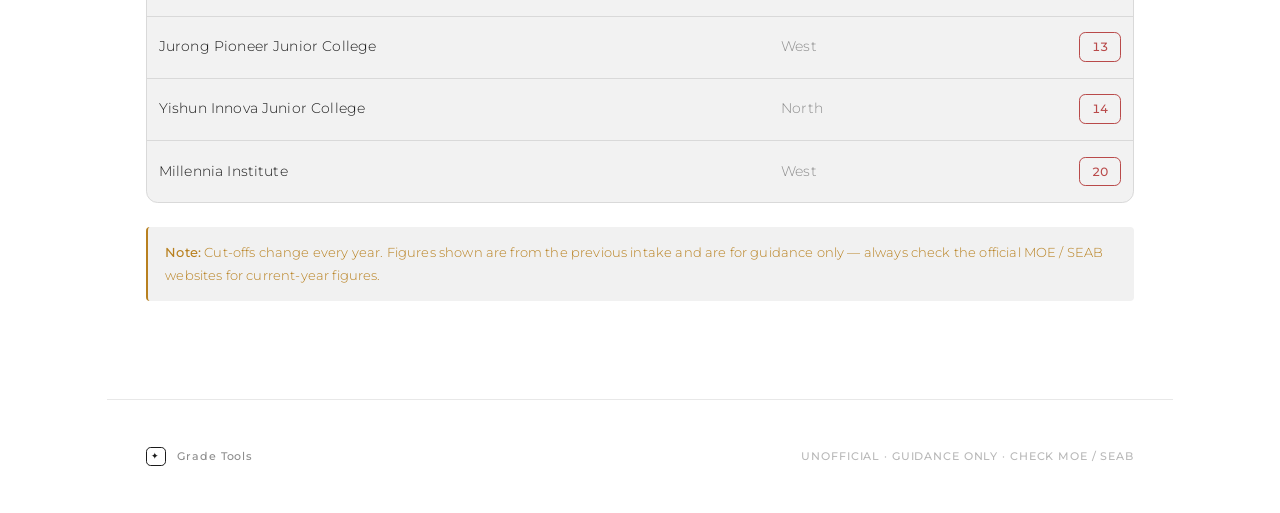
<file: school.html>
<!DOCTYPE html>
<html lang="en" data-palette="mono">
<head>
<meta charset="utf-8">
<meta name="viewport" content="width=device-width,initial-scale=1">
<title>School Cut-offs · Grade Tools</title>
<meta name="description" content="Previous-year intake cut-offs for Singapore JCs, Polytechnics, and Secondary schools.">
<link rel="preconnect" href="https://fonts.googleapis.com">
<link rel="preconnect" href="https://fonts.gstatic.com" crossorigin>
<link rel="stylesheet" href="style.css">
<script>
  try { document.documentElement.dataset.palette = localStorage.getItem('palette') || 'mono'; } catch(e){}
</script>
</head>
<body>

<nav>
  <a class="brand" href="index.html"><span class="mark">✦</span> <span>Grade Tools</span></a>
  <div class="links">
    <a href="index.html">Home</a>
    <a href="basic.html">Score</a>
    <a href="dream.html">Dream</a>
    <a href="reverse.html">Reverse</a>
    <a href="schools.html" class="active">Schools</a>
  </div>
</nav>

<main>

  <section class="hero" style="padding:80px 0 60px">
    <div>
      <span class="eyebrow">Reference · Previous year</span>
      <h1>Where your score<br>can <em>take you.</em></h1>
    </div>
    <p class="lead">
      Previous-year intake cut-offs for Junior Colleges, Polytechnics, and
      Secondary schools. Lower is better. Search or filter to find your targets.
    </p>
  </section>

  <section style="padding-top:60px">

    <div class="tabs" data-tabs>
      <button data-tab="jc" class="active">Junior Colleges</button>
      <button data-tab="poly">Polytechnics</button>
      <button data-tab="sec">Secondary (PSLE)</button>
    </div>

    <!-- JC -->
    <section class="tab-panel active" id="jc">
      <div class="filter-bar">
        <input id="jcSearch" placeholder="Search school…" autocomplete="off">
        <select id="jcRegion">
          <option value="">All regions</option>
          <option>Central</option><option>East</option><option>North</option>
          <option>North-East</option><option>West</option>
        </select>
        <select id="jcMax">
          <option value="">Any cut-off</option>
          <option value="6">≤ 6 (top tier)</option>
          <option value="9">≤ 9</option>
          <option value="12">≤ 12</option>
          <option value="15">≤ 15</option>
          <option value="20">≤ 20</option>
        </select>
      </div>

      <div class="card" style="padding:0;overflow:hidden">
        <table id="jcTable">
          <thead><tr><th>School</th><th>Region</th><th style="text-align:right">L1R5</th></tr></thead>
          <tbody></tbody>
        </table>
      </div>
    </section>

    <!-- POLY -->
    <section class="tab-panel" id="poly">
      <div class="filter-bar">
        <input id="polySearch" placeholder="Search course or poly…" autocomplete="off">
      </div>

      <div class="card" style="padding:0;overflow:hidden">
        <table id="polyTable">
          <thead><tr><th>Course</th><th>Polytechnic</th><th style="text-align:right">ELR2B2</th></tr></thead>
          <tbody></tbody>
        </table>
      </div>
    </section>

    <!-- SEC -->
    <section class="tab-panel" id="sec">
      <div class="filter-bar">
        <input id="secSearch" placeholder="Search school…" autocomplete="off">
        <select id="secType">
          <option value="">All types</option>
          <option>Integrated Programme</option>
          <option>Autonomous</option>
          <option>Government</option>
        </select>
      </div>

      <div class="card" style="padding:0;overflow:hidden">
        <table id="secTable">
          <thead><tr><th>School</th><th>Type</th><th style="text-align:right">PSLE Score</th></tr></thead>
          <tbody></tbody>
        </table>
      </div>
    </section>

    <div class="warnbar" style="margin-top:24px">
      <b>Note:</b> Cut-offs change every year. Figures shown are from the
      previous intake and are for guidance only — always check the official
      MOE / SEAB websites for current-year figures.
    </div>

  </section>
</main>

<footer>
  <div class="foot-brand"><span class="mark">✦</span> Grade Tools</div>
  <div>Unofficial · Guidance only · Check MOE / SEAB</div>
</footer>

<div class="palette-bar" role="group" aria-label="Colour palette">
  <button class="swatch" data-set="mono"    title="Pure Monochrome"  aria-label="Pure Monochrome"></button>
  <button class="swatch" data-set="warm"    title="Warm Minimal"     aria-label="Warm Minimal"></button>
  <button class="swatch" data-set="cool"    title="Cool Minimal"     aria-label="Cool Minimal"></button>
  <button class="swatch" data-set="scandi"  title="Scandinavian"     aria-label="Scandinavian"></button>
  <button class="swatch" data-set="japandi" title="Japandi"          aria-label="Japandi"></button>
  <button class="swatch" data-set="desert"  title="Desert Minimal"   aria-label="Desert Minimal"></button>
</div>

<script>
/* Palette */
(function(){
  var sw = document.querySelectorAll('.swatch');
  function set(name){
    document.documentElement.dataset.palette = name;
    try{ localStorage.setItem('palette', name); }catch(e){}
    sw.forEach(function(s){
      var on = s.dataset.set === name;
      s.classList.toggle('active', on);
      s.setAttribute('aria-pressed', on ? 'true' : 'false');
    });
  }
  sw.forEach(function(s){ s.addEventListener('click', function(){ set(s.dataset.set); }); });
  set(document.documentElement.dataset.palette || 'mono');
})();

/* Tabs */
document.querySelectorAll('.tabs button').forEach(function(b){
  b.addEventListener('click', function(){
    document.querySelectorAll('.tabs button').forEach(function(x){ x.classList.remove('active'); });
    document.querySelectorAll('.tab-panel').forEach(function(x){ x.classList.remove('active'); });
    b.classList.add('active');
    document.getElementById(b.dataset.tab).classList.add('active');
  });
});

/* Data — replace with current-year figures from MOE / SEAB */
var JCS = [
  {name:'Raffles Institution', region:'Central', cut:5},
  {name:'Hwa Chong Institution', region:'Central', cut:6},
  {name:'Nanyang Junior College', region:'West', cut:7},
  {name:'Victoria Junior College', region:'East', cut:8},
  {name:'Anglo-Chinese School (Independent)', region:'Central', cut:8},
  {name:'St Andrew\u2019s Junior College', region:'North-East', cut:9},
  {name:'National Junior College', region:'West', cut:9},
  {name:'Dunman High School', region:'East', cut:9},
  {name:'Temasek Junior College', region:'East', cut:10},
  {name:'River Valley High School', region:'Central', cut:10},
  {name:'Eunoia Junior College', region:'Central', cut:11},
  {name:'Anderson Serangoon Junior College', region:'North-East', cut:11},
  {name:'Catholic Junior College', region:'Central', cut:12},
  {name:'Tampines Meridian Junior College', region:'East', cut:13},
  {name:'Jurong Pioneer Junior College', region:'West', cut:13},
  {name:'Yishun Innova Junior College', region:'North', cut:14},
  {name:'Millennia Institute', region:'West', cut:20}
];

var POLYS = [
  {course:'Business Studies', school:'Ngee Ann Polytechnic', cut:12},
  {course:'Mass Communication', school:'Ngee Ann Polytechnic', cut:10},
  {course:'Information Technology', school:'Ngee Ann Polytechnic', cut:14},
  {course:'Mechanical Engineering', school:'Ngee Ann Polytechnic', cut:18},
  {course:'Business Administration', school:'Singapore Polytechnic', cut:12},
  {course:'Computer Science', school:'Singapore Polytechnic', cut:12},
  {course:'Electrical Engineering', school:'Singapore Polytechnic', cut:20},
  {course:'Accountancy', school:'Temasek Polytechnic', cut:12},
  {course:'Hospitality & Tourism', school:'Temasek Polytechnic', cut:16},
  {course:'Biomedical Science', school:'Temasek Polytechnic', cut:10},
  {course:'Business Management', school:'Nanyang Polytechnic', cut:14},
  {course:'Nursing', school:'Nanyang Polytechnic', cut:18},
  {course:'Design', school:'Nanyang Polytechnic', cut:16},
  {course:'Common Business Programme', school:'Republic Polytechnic', cut:16},
  {course:'Sports & Exercise Science', school:'Republic Polytechnic', cut:18}
];

var SECS = [
  {name:'Raffles Institution', type:'Integrated Programme', range:'4–6'},
  {name:'Hwa Chong Institution', type:'Integrated Programme', range:'4–6'},
  {name:'Nanyang Girls\u2019 High', type:'Integrated Programme', range:'4–6'},
  {name:'Dunman High School', type:'Integrated Programme', range:'6–8'},
  {name:'River Valley High School', type:'Integrated Programme', range:'6–8'},
  {name:'Anglican High School', type:'Autonomous', range:'7–9'},
  {name:'Catholic High School', type:'Integrated Programme', range:'6–8'},
  {name:'Methodist Girls\u2019 School', type:'Autonomous', range:'7–9'},
  {name:'Anderson Secondary School', type:'Autonomous', range:'9–11'},
  {name:'Bukit Panjang Government High', type:'Autonomous', range:'10–12'},
  {name:'Chung Cheng High (Main)', type:'Autonomous', range:'10–12'},
  {name:'Tanjong Katong Girls\u2019', type:'Autonomous', range:'11–13'},
  {name:'Cedar Girls\u2019 Secondary', type:'Autonomous', range:'9–11'},
  {name:'Victoria School', type:'Autonomous', range:'8–10'},
  {name:'Temasek Secondary School', type:'Government', range:'12–14'}
];

function esc(s){ return String(s).replace(/[&<>"]/g, function(c){
  return {'&':'&amp;','<':'&lt;','>':'&gt;','"':'&quot;'}[c];
});}
function tier(cut){ return cut <= 6 ? 'low' : cut <= 12 ? 'mid' : 'high'; }

/* JC */
function renderJC(){
  var q = document.getElementById('jcSearch').value.toLowerCase();
  var r = document.getElementById('jcRegion').value;
  var m = document.getElementById('jcMax').value;
  var rows = JCS.filter(function(j){
    if(q && j.name.toLowerCase().indexOf(q) === -1) return false;
    if(r && j.region !== r) return false;
    if(m && j.cut > parseInt(m,10)) return false;
    return true;
  }).sort(function(a,b){ return a.cut - b.cut; });

  document.querySelector('#jcTable tbody').innerHTML = rows.map(function(j){
    return '<tr><td>' + esc(j.name) + '</td>'
      + '<td style="color:var(--muted)">' + esc(j.region) + '</td>'
      + '<td style="text-align:right"><span class="al-badge ' + tier(j.cut) + '">' + j.cut + '</span></td></tr>';
  }).join('') || '<tr><td colspan="3" style="text-align:center;color:var(--muted);padding:36px">No schools match.</td></tr>';
}

/* Poly */
function renderPoly(){
  var q = document.getElementById('polySearch').value.toLowerCase();
  var rows = POLYS.filter(function(p){
    return !q || (p.course + p.school).toLowerCase().indexOf(q) !== -1;
  }).sort(function(a,b){ return a.cut - b.cut; });

  document.querySelector('#polyTable tbody').innerHTML = rows.map(function(p){
    return '<tr><td>' + esc(p.course) + '</td>'
      + '<td style="color:var(--muted)">' + esc(p.school) + '</td>'
      + '<td style="text-align:right"><span class="al-badge ' + tier(p.cut) + '">' + p.cut + '</span></td></tr>';
  }).join('') || '<tr><td colspan="3" style="text-align:center;color:var(--muted);padding:36px">No courses match.</td></tr>';
}

/* Sec */
function renderSec(){
  var q = document.getElementById('secSearch').value.toLowerCase();
  var t = document.getElementById('secType').value;
  var rows = SECS.filter(function(s){
    if(q && s.name.toLowerCase().indexOf(q) === -1) return false;
    if(t && s.type !== t) return false;
    return true;
  }).sort(function(a,b){ return parseInt(a.range,10) - parseInt(b.range,10); });

  document.querySelector('#secTable tbody').innerHTML = rows.map(function(s){
    return '<tr><td>' + esc(s.name) + '</td>'
      + '<td style="color:var(--muted)">' + esc(s.type) + '</td>'
      + '<td style="text-align:right"><span class="al-badge">' + s.range + '</span></td></tr>';
  }).join('') || '<tr><td colspan="3" style="text-align:center;color:var(--muted);padding:36px">No schools match.</td></tr>';
}

document.getElementById('jcSearch').addEventListener('input', renderJC);
document.getElementById('jcRegion').addEventListener('change', renderJC);
document.getElementById('jcMax').addEventListener('change', renderJC);
document.getElementById('polySearch').addEventListener('input', renderPoly);
document.getElementById('secSearch').addEventListener('input', renderSec);
document.getElementById('secType').addEventListener('change', renderSec);

renderJC();
renderPoly();
renderSec();
</script>

</body>
</html>
</file>
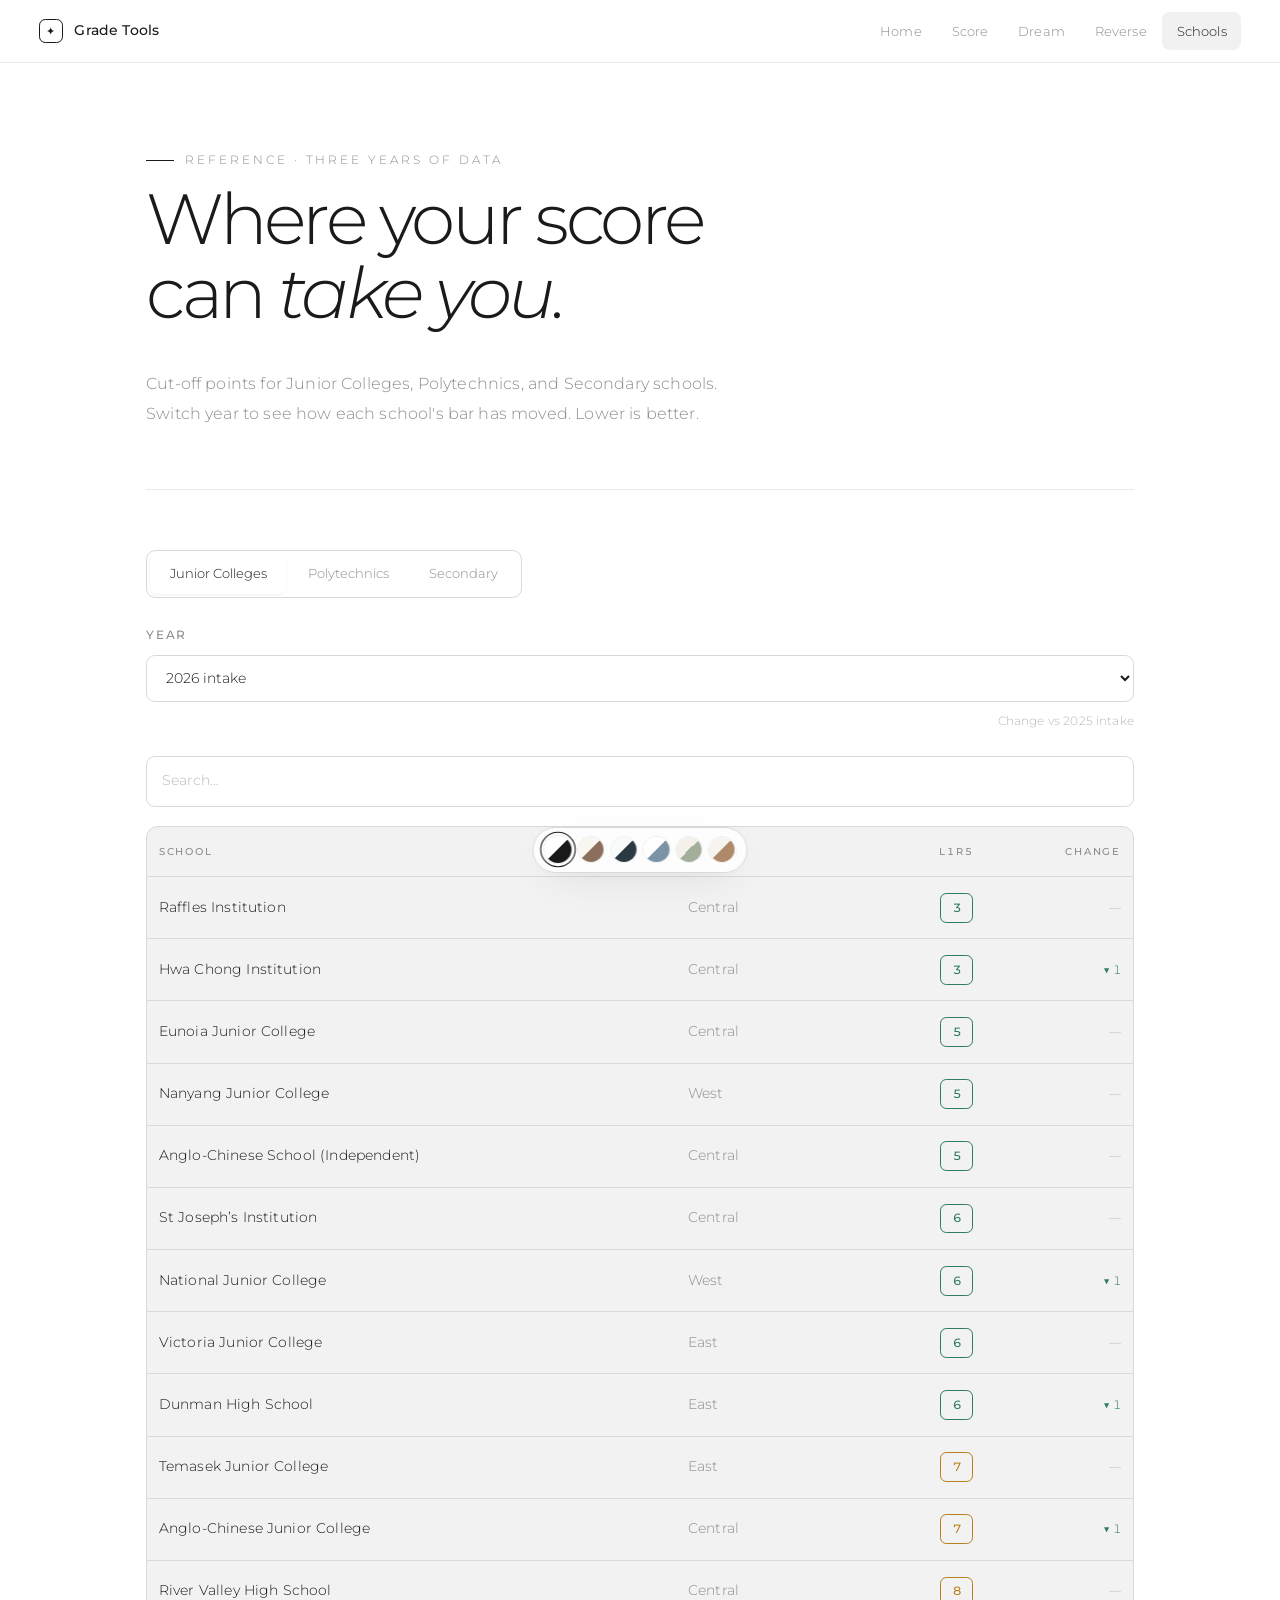
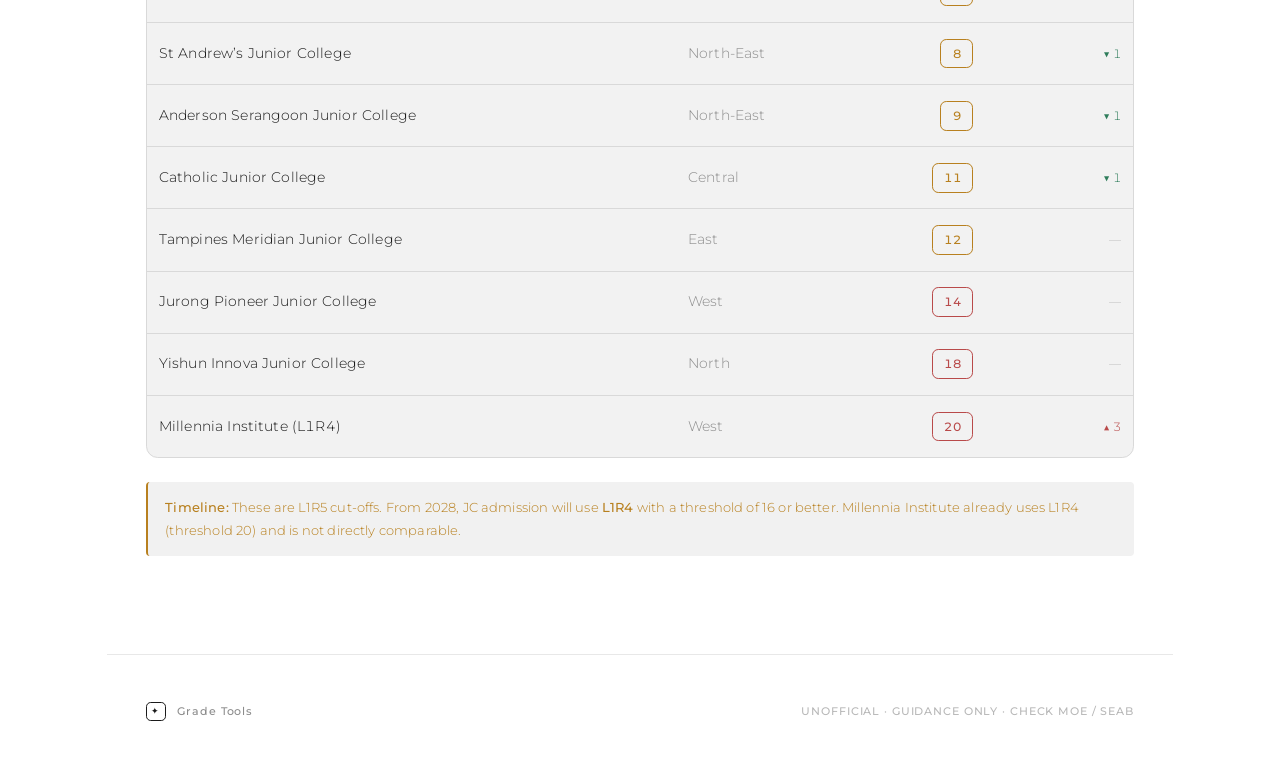
<file: schools.html>
<!DOCTYPE html>
<html lang="en" data-palette="mono">
<head>
<meta charset="utf-8">
<meta name="viewport" content="width=device-width,initial-scale=1">
<title>Schools · Grade Tools</title>
<meta name="description" content="Cut-off points for Singapore JCs, Polytechnics, and Secondary schools.">
<link rel="preconnect" href="https://fonts.googleapis.com">
<link rel="preconnect" href="https://fonts.gstatic.com" crossorigin>
<link rel="stylesheet" href="style.css">
<script>
try{document.documentElement.dataset.palette=localStorage.getItem('palette')||'mono'}catch(e){}
</script>
</head>
<body>

<nav>
<a class="brand" href="index.html"><span class="mark">✦</span> <span>Grade Tools</span></a>
<div class="links">
<a href="index.html">Home</a>
<a href="basic.html">Score</a>
<a href="dream.html">Dream</a>
<a href="reverse.html">Reverse</a>
<a href="schools.html" class="active">Schools</a>
</div>
</nav>

<main>

<section class="hero" style="padding:80px 0 60px">
<div>
<span class="eyebrow">Reference · Three years of data</span>
<h1>Where your score<br>can <em>take you.</em></h1>
</div>
<p class="lead">
Cut-off points for Junior Colleges, Polytechnics, and Secondary schools.
Switch year to see how each school's bar has moved. Lower is better.
</p>
</section>

<section style="padding-top:60px">

<div class="tabs" id="levelTabs">
<button data-level="jc" class="active">Junior Colleges</button>
<button data-level="poly">Polytechnics</button>
<button data-level="sec">Secondary</button>
</div>

<div class="filter-bar" style="margin-bottom:24px;align-items:center">
<label style="margin:0;flex:0 0 auto;font-size:12px;letter-spacing:.15em;text-transform:uppercase;color:var(--muted);font-weight:500">Year</label>
<select id="yr" style="flex:0 0 auto;min-width:140px"></select>
<span id="yrNote" style="font-size:12px;color:var(--dim);margin-left:auto"></span>
</div>

<div class="filter-bar">
<input id="s" placeholder="Search…" autocomplete="off">
<select id="extra" style="display:none"></select>
</div>

<div class="card" style="padding:0;overflow:hidden">
<table id="t">
<thead id="thead"></thead>
<tbody></tbody>
</table>
</div>

<div class="warnbar" style="margin-top:24px" id="note"></div>

</section>
</main>

<footer>
<div class="foot-brand"><span class="mark">✦</span> Grade Tools</div>
<div>Unofficial · Guidance only · Check MOE / SEAB</div>
</footer>

<div class="palette-bar" role="group" aria-label="Colour palette">
<button class="swatch" data-set="mono"></button>
<button class="swatch" data-set="warm"></button>
<button class="swatch" data-set="cool"></button>
<button class="swatch" data-set="scandi"></button>
<button class="swatch" data-set="japandi"></button>
<button class="swatch" data-set="desert"></button>
</div>

<script>
/* ============================================================
   PALETTE
   ============================================================ */
(function(){
var sw=document.querySelectorAll('.swatch');
function set(n){document.documentElement.dataset.palette=n;try{localStorage.setItem('palette',n)}catch(e){}sw.forEach(function(s){s.classList.toggle('active',s.dataset.set===n)})}
sw.forEach(function(s){s.addEventListener('click',function(){set(s.dataset.set)})});
set(document.documentElement.dataset.palette||'mono')})();

/* ============================================================
   HELPERS
   ============================================================ */
function esc(s){
return String(s).replace(/[&<>"]/g,function(c){
return{'&':'&amp;','<':'&lt;','>':'&gt;','"':'&quot;'}[c];
});
}
function tier(c){return c<=6?'low':c<=12?'mid':'high'}
function allYears(list){
var set={};
list.forEach(function(row){
var yrs=row[row.length-1];
Object.keys(yrs).forEach(function(y){set[y]=true});
});
return Object.keys(set).sort().reverse();
}
function changeBadge(years,row,yearIndex){
var yrs=row[row.length-1];
var cur=yrs[years[yearIndex]];
var prev=yrs[years[yearIndex+1]];
if(cur==null||prev==null)return '<span style="color:var(--dim);font-size:12px">—</span>';
var d=cur-prev;
if(d===0)return '<span style="color:var(--dim);font-size:12px">—</span>';
if(d<0)return '<span style="color:var(--good);font-size:12px">▼ '+Math.abs(d)+'</span>';
return '<span style="color:var(--bad);font-size:12px">▲ '+d+'</span>';
}

/* ============================================================
   DATA — [name, region/poly/type, (track), {year: score}]
   ============================================================ */

var JC_DATA = [
['Raffles Institution','Central',{2026:3,2025:3,2024:5,2023:5}],
['Hwa Chong Institution','Central',{2026:3,2025:4,2024:5,2023:5}],
['Eunoia Junior College','Central',{2026:5,2025:5,2024:6,2023:7}],
['Nanyang Junior College','West',{2026:5,2025:5,2024:7,2023:6}],
['Anglo-Chinese School (Independent)','Central',{2026:5,2025:5,2024:8,2023:8}],
['St Joseph\u2019s Institution','Central',{2026:6,2025:6,2024:7,2023:7}],
['National Junior College','West',{2026:6,2025:7,2024:8,2023:8}],
['Victoria Junior College','East',{2026:6,2025:6,2024:8,2023:8}],
['Dunman High School','East',{2026:6,2025:7,2024:8,2023:9}],
['Temasek Junior College','East',{2026:7,2025:7,2024:8,2023:8}],
['Anglo-Chinese Junior College','Central',{2026:7,2025:8,2024:9,2023:9}],
['River Valley High School','Central',{2026:8,2025:8,2024:8,2023:8}],
['St Andrew\u2019s Junior College','North-East',{2026:8,2025:9,2024:9,2023:9}],
['Anderson Serangoon Junior College','North-East',{2026:9,2025:10,2024:11,2023:11}],
['Catholic Junior College','Central',{2026:11,2025:12,2024:12,2023:13}],
['Tampines Meridian Junior College','East',{2026:12,2025:12,2024:13,2023:13}],
['Jurong Pioneer Junior College','West',{2026:14,2025:14,2024:15,2023:15}],
['Yishun Innova Junior College','North',{2026:18,2025:18,2024:20,2023:19}],
['Millennia Institute (L1R4)','West',{2026:20,2025:17,2024:20,2023:18}]
];

var POLY_DATA = [
['Business Studies','Ngee Ann Polytechnic',{2025:10,2024:10,2023:11}],
['Mass Communication','Ngee Ann Polytechnic',{2025:9,2024:9,2023:9}],
['Information Technology','Ngee Ann Polytechnic',{2025:11,2024:12,2023:12}],
['Mechanical Engineering','Ngee Ann Polytechnic',{2025:15,2024:16,2023:17}],
['Biomedical Science','Ngee Ann Polytechnic',{2025:5,2024:5,2023:5}],
['Business Administration','Singapore Polytechnic',{2025:10,2024:11,2023:11}],
['Computer Science','Singapore Polytechnic',{2025:10,2024:10,2023:11}],
['Electrical Engineering','Singapore Polytechnic',{2025:16,2024:17,2023:18}],
['Accountancy','Temasek Polytechnic',{2025:10,2024:11,2023:11}],
['Hospitality & Tourism','Temasek Polytechnic',{2025:14,2024:15,2023:15}],
['Biomedical Science','Temasek Polytechnic',{2025:8,2024:9,2023:9}],
['Business Management','Nanyang Polytechnic',{2025:12,2024:12,2023:13}],
['Nursing','Nanyang Polytechnic',{2025:15,2024:16,2023:17}],
['Design','Nanyang Polytechnic',{2025:13,2024:14,2023:15}],
['Common Business Programme','Republic Polytechnic',{2025:13,2024:14,2023:15}],
['Sports & Exercise Science','Republic Polytechnic',{2025:15,2024:16,2023:17}],
['Information Technology','Republic Polytechnic',{2025:12,2024:12,2023:13}],
['Cybersecurity & Digital Forensics','Republic Polytechnic',{2025:11,2024:16,2023:18}]
];

var SEC_DATA = [
['Raffles Institution','Integrated Programme','ip',{2025:6,2024:6,2023:6}],
['Raffles Girls\u2019 School','Integrated Programme','ip',{2025:6,2024:6,2023:6}],
['Hwa Chong Institution','Integrated Programme','ip',{2025:6,2024:7,2023:7}],
['Nanyang Girls\u2019 High','Integrated Programme','ip',{2025:6,2024:7,2023:7}],
['Methodist Girls\u2019','Integrated Programme','ip',{2025:6,2024:6,2023:6}],
['ACS (Independent)','Integrated Programme','ip',{2025:7,2024:7,2023:7}],
['Singapore Chinese Girls\u2019','Integrated Programme','ip',{2025:7,2024:7,2023:7}],
['St. Joseph\u2019s Institution','Integrated Programme','ip',{2025:7,2024:7,2023:7}],
['Catholic High School','Integrated Programme','ip',{2025:7,2024:8,2023:8}],
['CHIJ St. Nicholas Girls\u2019','Integrated Programme','ip',{2025:7,2024:7,2023:7}],
['Dunman High School','Integrated Programme','ip',{2025:8,2024:8,2023:8}],
['National Junior College','Integrated Programme','ip',{2025:7,2024:7,2023:7}],
['Temasek Junior College','Integrated Programme','ip',{2025:8,2024:8,2023:8}],
['Victoria School','Integrated Programme','ip',{2025:8,2024:8,2023:8}],
['River Valley High School','Integrated Programme','ip',{2025:9,2024:9,2023:9}],
['Cedar Girls\u2019 Secondary','Integrated Programme','ip',{2025:9,2024:8,2023:8}],
['Methodist Girls\u2019','Autonomous','olevel',{2025:8,2024:8,2023:8}],
['Anglican High School','Autonomous','olevel',{2025:11,2024:11,2023:11}],
['Victoria School','Autonomous','olevel',{2025:9,2024:9,2023:9}],
['Cedar Girls\u2019 Secondary','Autonomous','olevel',{2025:9,2024:9,2023:9}],
['Anderson Secondary School','Autonomous','olevel',{2025:11,2024:10,2023:10}],
['Bukit Panjang Gov High','Autonomous','olevel',{2025:12,2024:12,2023:12}],
['Chung Cheng High (Main)','Autonomous','olevel',{2025:12,2024:12,2023:12}],
['Tanjong Katong Girls\u2019','Autonomous','olevel',{2025:13,2024:13,2023:13}],
['Temasek Secondary School','Government','olevel',{2025:14,2024:14,2023:14}]
];

/* ============================================================
   CONFIG
   ============================================================ */
var CONFIG = {
  jc: {
    data: JC_DATA,
    empty: 'No schools match.',
    note: '<b>Timeline:</b> These are L1R5 cut-offs. From 2028, JC admission will use <b>L1R4</b> with a threshold of 16 or better. Millennia Institute already uses L1R4 (threshold 20) and is not directly comparable.',
    extra: null,
    cols: ['School','Region','L1R5','Change']
  },
  poly: {
    data: POLY_DATA,
    empty: 'No courses match.',
    note: '<b>Note:</b> Cut-offs change every year. Course-specific requirements vary — check the polytechnic\u2019s website for subject prerequisites.',
    extra: null,
    cols: ['Course','Polytechnic','ELR2B2','Change']
  },
  sec: {
    data: SEC_DATA,
    empty: 'No schools match.',
    note: '<b>Note:</b> Some schools offer both IP and O-Level tracks — they appear twice. Cut-offs change every year; check MOE for current figures.',
    extra: {label:'Track', options:[['','All tracks'],['ip','Integrated Programme'],['olevel','O-Level']]},
    cols: ['School','Track','PSLE','Change']
  }
};

/* ============================================================
   STATE
   ============================================================ */
var level = 'jc';
var yi    = 0;
var YRS   = [];

/* ============================================================
   BUILDERS
   ============================================================ */
function buildYears(){
  YRS = allYears(CONFIG[level].data);
  var sel = document.getElementById('yr');
  sel.innerHTML = YRS.map(function(y){
    return '<option value="' + y + '">' + y + ' intake</option>';
  }).join('');
  yi = 0;
}

function buildExtra(){
  var cfg = CONFIG[level].extra;
  var sel = document.getElementById('extra');
  if(!cfg){
    sel.style.display = 'none';
    sel.innerHTML = '';
    return;
  }
  sel.style.display = '';
  sel.innerHTML = cfg.options.map(function(o){
    return '<option value="' + o[0] + '">' + o[1] + '</option>';
  }).join('');
}

function buildHeader(){
  var cols = CONFIG[level].cols;
  var html = '<tr>';
  cols.forEach(function(c, i){
    var align = i >= 2 ? ' style="text-align:right"' : '';
    html += '<th' + align + '>' + c + '</th>';
  });
  html += '</tr>';
  document.getElementById('thead').innerHTML = html;
}

/* ============================================================
   RENDER
   ============================================================ */
function render(){
  var cfg  = CONFIG[level];
  var Y    = YRS[yi];
  var q    = (document.getElementById('s').value || '').toLowerCase();
  var ex   = cfg.extra ? document.getElementById('extra').value : '';
  var list = cfg.data;

  var rows = list.filter(function(r){
    var yrs = r[r.length - 1];
    if(yrs[Y] == null) return false;
    if(q && r[0].toLowerCase().indexOf(q) === -1) return false;
    if(ex){
      var track = r[r.length - 2];
      if(track !== ex) return false;
    }
    return true;
  }).sort(function(a,b){
    if(level === 'sec'){
      var ai = a[a.length - 2] === 'ip' ? 0 : 1;
      var bi = b[b.length - 2] === 'ip' ? 0 : 1;
      if(ai !== bi) return ai - bi;
    }
    return a[a.length - 1][Y] - b[b.length - 1][Y];
  });

  document.querySelector('#t tbody').innerHTML = rows.length
    ? rows.map(function(r){
        var yrs = r[r.length - 1];
        if(level === 'sec'){
          var label = r[r.length - 2] === 'ip' ? 'IP' : 'O-Level';
          var style = r[r.length - 2] === 'ip'
            ? 'color:var(--accent);font-weight:500;font-size:12px;letter-spacing:.06em;text-transform:uppercase'
            : 'color:var(--muted);font-size:12px;letter-spacing:.06em;text-transform:uppercase';
          return '<tr><td>' + esc(r[0]) + '</td>'
            + '<td style="' + style + '">' + label + '</td>'
            + '<td style="text-align:right"><span class="al-badge ' + tier(yrs[Y]) + '">' + yrs[Y] + '</span></td>'
            + '<td style="text-align:right">' + changeBadge(YRS, r, yi) + '</td></tr>';
        }
        return '<tr><td>' + esc(r[0]) + '</td>'
          + '<td style="color:var(--muted)">' + esc(r[1]) + '</td>'
          + '<td style="text-align:right"><span class="al-badge ' + tier(yrs[Y]) + '">' + yrs[Y] + '</span></td>'
          + '<td style="text-align:right">' + changeBadge(YRS, r, yi) + '</td></tr>';
      }).join('')
    : '<tr><td colspan="4" style="text-align:center;color:var(--muted);padding:36px">' + cfg.empty + '</td></tr>';

  document.getElementById('note').innerHTML = cfg.note;

  var note = document.getElementById('yrNote');
  note.textContent = yi < YRS.length - 1
    ? 'Change vs ' + YRS[yi + 1] + ' intake'
    : 'Earliest year in dataset';
}

/* ============================================================
   EVENTS
   ============================================================ */
document.querySelectorAll('#levelTabs button').forEach(function(b){
  b.addEventListener('click', function(){
    document.querySelectorAll('#levelTabs button').forEach(function(x){ x.classList.remove('active'); });
    b.classList.add('active');
    level = b.dataset.level;
    document.getElementById('s').value = '';
    buildYears();
    buildExtra();
    buildHeader();
    render();
  });
});

document.getElementById('yr').addEventListener('change', function(){
  yi = YRS.indexOf(this.value);
  render();
});
document.getElementById('s').addEventListener('input', render);
document.getElementById('extra').addEventListener('change', render);

/* ============================================================
   BOOT
   ============================================================ */
buildYears();
buildExtra();
buildHeader();
render();
</script>

</body>
</html>
</file>
<file: style.css>
@import url('https://fonts.googleapis.com/css2?family=Montserrat:ital,wght@0,300;0,400;0,500;0,600;1,300;1,400&display=swap');

/* ============================================================
   FLUID ROOT — everything else scales from this
   ============================================================ */
html{
  font-size:clamp(12px, 0.6vw + 8px, 20px);
  scroll-behavior:smooth;
}

:root{--bg:#fff;--surface:#f2f2f2;--surface2:#eaeaea;--border:#d9d9d9;--border-soft:#e8e8e8;--text:#1a1a1a;--muted:#8c8c8c;--dim:#b8b8b8;--accent:#1a1a1a;--accent-soft:rgba(26,26,26,.06);--good:#2f7d5b;--warn:#b8801f;--bad:#b94a4a;--r:0.75rem;--nav-h:4rem}
[data-palette=warm]{--bg:#faf6f0;--surface:#efe7dc;--surface2:#e5dbcb;--border:#d8c7b4;--border-soft:#e5d9c8;--text:#3b332c;--muted:#a89684;--dim:#c4b49e;--accent:#8b6f5c;--accent-soft:rgba(139,111,92,.1);--good:#5b7a5b;--warn:#a8763a;--bad:#a85454}
[data-palette=cool]{--bg:#f8fafb;--surface:#e7ecef;--surface2:#dce3e8;--border:#cbd5db;--border-soft:#dee5ea;--text:#2b3a42;--muted:#7d8f9b;--dim:#a7b5be;--accent:#2b3a42;--accent-soft:rgba(43,58,66,.08);--good:#3b7a6b;--warn:#b07a2e;--bad:#a84f4f}
[data-palette=scandi]{--bg:#fff;--surface:#f1ede8;--surface2:#e8e2da;--border:#d9cfc1;--border-soft:#eae4dc;--text:#2e2a26;--muted:#8a8a8a;--dim:#b5b5b5;--accent:#7c93a6;--accent-soft:rgba(124,147,166,.12);--good:#5b8a6f;--warn:#b8813a;--bad:#b06060}
[data-palette=japandi]{--bg:#f4f1ea;--surface:#e3dac9;--surface2:#d9ceb9;--border:#c7b9a5;--border-soft:#ded3bf;--text:#2e2a26;--muted:#8a7e6d;--dim:#b0a594;--accent:#a3ae9a;--accent-soft:rgba(163,174,154,.14);--good:#7a8e68;--warn:#b08a4a;--bad:#a85555}
[data-palette=desert]{--bg:#f7f3ee;--surface:#e8dccf;--surface2:#ded0c0;--border:#d2bba5;--border-soft:#e2d4c1;--text:#4a3628;--muted:#b08968;--dim:#c9b29a;--accent:#b08968;--accent-soft:rgba(176,137,104,.12);--good:#6b8a5b;--warn:#b8801f;--bad:#a85555}

*{box-sizing:border-box;margin:0;padding:0}
body{font:300 1rem/1.7 Montserrat,-apple-system,BlinkMacSystemFont,"Segoe UI",Roboto,sans-serif;letter-spacing:.01em;background:var(--bg);color:var(--text);min-height:100vh;-webkit-font-smoothing:antialiased;overflow-x:hidden}
a{color:inherit;text-decoration:none}
button{font:inherit;cursor:pointer;border:none;background:none;color:inherit}
input,select{font:inherit;color:inherit}
::selection{background:var(--accent-soft);color:var(--text)}

body,nav,main,footer,.card,.tool,.stat,.step,.psle-total,input,select,.tabs,.add,.bar,.bar .fill,.bar .proj,h1,h2,h3,p,.lead,.eyebrow,.section-label,.step .num,.step p,.stat .k,.stat .v,.stat .g,.legend,.dot,.btn,.btn-primary,.btn-ghost,.gpill,.al-badge,.warnbar,.wtot,footer .foot-brand .mark,nav .brand .mark,.palette-bar,.swatch::after,.stepper,.stepper button,.stepper span,.start-guide,.start-guide__links a,.start-guide__links a span,.data-note,.data-note a,.results-note,.results-note__mark,.hero-note,table,th,td{transition:background-color .55s,border-color .55s,color .55s,box-shadow .55s}

/* INTRO */
.intro{position:fixed;inset:0;z-index:1000;display:grid;place-items:center;background:var(--surface);pointer-events:none;animation:introOut .7s cubic-bezier(.4,0,.2,1) 1.9s forwards}
@keyframes introOut{to{opacity:0;visibility:hidden}}
.intro-inner{text-align:center;transform:translateY(-0.5rem)}
.intro-word{font-size:.875rem;letter-spacing:.6em;text-transform:uppercase;font-weight:500;animation:introWord 1s cubic-bezier(.2,.9,.3,1) .15s both}
@keyframes introWord{from{opacity:0;letter-spacing:1em;filter:blur(5px)}to{opacity:1;letter-spacing:.6em;filter:blur(0)}}
.intro-motto{font-size:1.4rem;letter-spacing:.18em;margin:1.5rem 0 0;animation:introFade .8s cubic-bezier(.2,.9,.3,1) .55s both}
.intro-translation{font-size:.8rem;letter-spacing:.14em;color:var(--muted);font-style:italic;margin:.7rem 0 0;animation:introFade .8s cubic-bezier(.2,.9,.3,1) .75s both}
@keyframes introFade{from{opacity:0;transform:translateY(.4rem)}to{opacity:1;transform:none}}
.intro-rule{display:block;height:1px;width:2.5rem;margin:1.5rem auto 0;background:var(--accent);transform-origin:center;animation:introRule .7s cubic-bezier(.2,.9,.3,1) 1s both}
@keyframes introRule{from{transform:scaleX(0)}to{transform:scaleX(1)}}
body.landing>nav,body.landing>main,body.landing>footer{animation:contentIn 1s cubic-bezier(.2,.9,.3,1) 2.15s both}
@keyframes contentIn{from{opacity:0}to{opacity:1}}

/* NAV */
nav{position:sticky;top:0;z-index:50;height:var(--nav-h);display:flex;align-items:center;background:color-mix(in srgb,var(--bg) 82%,transparent);backdrop-filter:blur(16px) saturate(180%);-webkit-backdrop-filter:blur(16px) saturate(180%);border-bottom:1px solid var(--border-soft);padding:0 2.5rem}
nav .brand{display:flex;align-items:center;gap:.75rem;font-weight:500;font-size:.9rem}
nav .brand .mark{width:1.5rem;height:1.5rem;border-radius:.4rem;border:1px solid var(--accent);display:grid;place-items:center;font-size:.7rem;color:var(--accent);font-weight:500;flex-shrink:0}
nav .links{margin-left:auto;display:flex;gap:.1rem;flex-wrap:nowrap}
nav .links a{padding:.5rem .9rem;border-radius:.5rem;font-size:.85rem;color:var(--muted);white-space:nowrap;transition:color .15s,background-color .15s}
nav .links a:hover{color:var(--text)}
nav .links a.active{color:var(--text);background:var(--accent-soft)}

/* LAYOUT */
main{max-width:68rem;margin:0 auto;padding:0 2.5rem}
h1{font-size:clamp(2rem,5vw,3.25rem);line-height:1.1;letter-spacing:-.04em;font-weight:300;margin-bottom:1rem}
h1 em{font-style:italic;color:var(--accent)}
.lead{color:var(--muted);font-size:1rem;line-height:1.8;max-width:35rem}
h2{font-size:.7rem;letter-spacing:.25em;text-transform:uppercase;color:var(--muted);font-weight:500;margin-bottom:1.4rem}

/* HERO */
.hero{padding:7.5rem 0 6.25rem;display:grid;gap:2.5rem;border-bottom:1px solid var(--border-soft)}
.hero .eyebrow{display:inline-flex;align-items:center;gap:.75rem;font-size:.75rem;letter-spacing:.25em;text-transform:uppercase;color:var(--muted);margin-bottom:.75rem;animation:heroIn .9s cubic-bezier(.2,.9,.3,1) 2.25s both}
.hero .eyebrow::before{content:"";width:1.75rem;height:1px;background:var(--accent)}
.hero h1{font-size:clamp(2.5rem,7vw,4.5rem);line-height:1.05;letter-spacing:-.05em;font-weight:300;margin:0;max-width:56rem;animation:heroIn 1s cubic-bezier(.2,.9,.3,1) 2.3s both}
.hero .lead{font-size:1.05rem;max-width:37rem;animation:heroIn 1s cubic-bezier(.2,.9,.3,1) 2.4s both}
.hero-cta{display:flex;gap:1.25rem;flex-wrap:wrap;align-items:center;margin-top:1rem;animation:heroIn 1s cubic-bezier(.2,.9,.3,1) 2.5s both}
.hero-note{font-size:.75rem;color:var(--dim);margin-top:.25rem;animation:heroIn 1s cubic-bezier(.2,.9,.3,1) 2.6s both}
@keyframes heroIn{from{opacity:0;transform:translateY(1rem)}to{opacity:1;transform:none}}
body:not(.landing) .hero .eyebrow{animation-delay:.1s}
body:not(.landing) .hero h1{animation-delay:.2s}
body:not(.landing) .hero .lead{animation-delay:.3s}
body:not(.landing) .hero-cta{animation-delay:.4s}
body:not(.landing) .hero-note{animation-delay:.5s}

/* BUTTONS */
.btn{display:inline-flex;align-items:center;gap:.75rem;padding:.95rem 1.75rem;border-radius:.6rem;font-size:.85rem;letter-spacing:.04em;white-space:nowrap;transition:all .25s cubic-bezier(.2,.9,.3,1);cursor:pointer;position:relative;z-index:1}
.btn svg{transition:transform .25s}
.btn-primary{background:var(--text);color:var(--bg);box-shadow:0 1px 2px rgba(0,0,0,.04)}
.btn-primary:hover{transform:translateY(-2px);box-shadow:0 12px 28px -12px rgba(0,0,0,.28)}
.btn-primary:hover svg{transform:translateX(4px)}
.btn-ghost{color:var(--muted);padding:.95rem .25rem;border-bottom:1px solid transparent}
.btn-ghost:hover{color:var(--text);border-bottom-color:var(--accent)}

/* SECTION LABEL */
.section-label{display:flex;align-items:center;gap:1.1rem;font-size:.7rem;letter-spacing:.3em;text-transform:uppercase;color:var(--muted);margin-bottom:2.5rem}
.section-label::after{content:"";flex:1;height:1px;background:var(--border-soft)}
.section-label .num{color:var(--accent);font-weight:500;font-variant-numeric:tabular-nums}

/* START GUIDE */
.start-guide{padding:2.5rem 0;border-bottom:1px solid var(--border-soft)}
.start-guide .section-label{margin-bottom:1.25rem}
.start-guide__links{display:flex;flex-wrap:wrap;gap:.9rem 2.75rem}
.start-guide__links a{display:inline-flex;align-items:center;gap:.6rem;font-size:.9rem;transition:color .2s}
.start-guide__links a span{color:var(--dim);transition:transform .25s cubic-bezier(.2,.9,.3,1),color .25s}
.start-guide__links a:hover{color:var(--accent)}
.start-guide__links a:hover span{transform:translateX(4px);color:var(--accent)}

/* TOOLS */
.tools{display:grid;grid-template-columns:1fr 1fr;border-bottom:1px solid var(--border-soft)}
.tool{display:block;padding:4rem 3rem;border-right:1px solid var(--border-soft)}
.tool:last-child{border-right:none}
@media(min-width:681px){.tool:first-child{padding-left:0}.tool:last-child{padding-right:0}}
.tool:hover{background:var(--accent-soft)}
.tool .icon{font-size:.8rem;color:var(--accent);margin-bottom:1.75rem;letter-spacing:.1em;font-weight:500;text-transform:uppercase}
.tool h3{font-size:1.6rem;font-weight:300;letter-spacing:-.03em;margin-bottom:.75rem;display:flex;align-items:center;gap:.75rem}
.tool h3 .arrow{font-size:1.1rem;color:var(--dim);transition:transform .3s,color .3s}
.tool:hover h3 .arrow{transform:translateX(6px);color:var(--accent)}
.tool p{color:var(--muted);font-size:.95rem;line-height:1.8;max-width:24rem}
.tool .meta{margin-top:1.75rem;font-size:.7rem;color:var(--dim);letter-spacing:.18em;text-transform:uppercase;font-weight:500}

/* DATA NOTE */
.data-note{margin:1.5rem 0 0;color:var(--muted);font-size:.75rem;line-height:1.6}
.data-note span{color:var(--text)}
.data-note a{color:var(--text);text-decoration:underline;text-underline-offset:3px;text-decoration-color:var(--dim);transition:color .15s,text-decoration-color .15s}
.data-note a:hover{color:var(--accent);text-decoration-color:var(--accent)}

/* HOW */
.how{padding:6.25rem 0 1.25rem}
.steps{display:grid;grid-template-columns:repeat(3,1fr);gap:3.75rem}
.step .num{font-size:.75rem;color:var(--accent);letter-spacing:.15em;font-weight:500;text-transform:uppercase;margin-bottom:1.25rem}
.step h3{font-size:1rem;font-weight:500;margin-bottom:.6rem}
.step p{font-size:.9rem;color:var(--muted);line-height:1.8}

/* RESULTS NOTE */
.results-note{margin-top:5rem;padding:2rem 0 0;border-top:1px solid var(--border-soft);max-width:40rem}
.results-note__mark{display:block;font-size:.65rem;letter-spacing:.28em;text-transform:uppercase;color:var(--dim);font-weight:500;margin-bottom:.6rem}
.results-note p:not(.results-note__mark){color:var(--muted);font-size:.9rem;line-height:1.75}

/* CARDS */
.card{background:var(--surface);border:1px solid var(--border);border-radius:var(--r);padding:1.75rem;margin-bottom:1rem}

/* TABS */
.tabs{display:inline-flex;border:1px solid var(--border);border-radius:.6rem;padding:.2rem;margin-bottom:1.75rem;gap:.1rem;flex-wrap:wrap}
.tabs button{padding:.55rem 1.25rem;border-radius:.45rem;font-size:.85rem;color:var(--muted);transition:all .15s}
.tabs button.active{background:var(--bg);color:var(--text);box-shadow:0 1px 3px rgba(0,0,0,.06)}
.tab-panel{display:none}
.tab-panel.active{display:block;animation:fade .3s}
@keyframes fade{from{opacity:0;transform:translateY(3px)}to{opacity:1;transform:none}}

/* INPUTS */
label{display:block;font-size:.7rem;color:var(--muted);margin-bottom:.6rem;font-weight:500;letter-spacing:.15em;text-transform:uppercase}
input,select{width:100%;background:var(--bg);border:1px solid var(--border);color:var(--text);border-radius:.55rem;padding:.8rem .95rem;font-size:.9rem;transition:border-color .2s,box-shadow .2s}
input:focus,select:focus{outline:none;border-color:var(--accent);box-shadow:0 0 0 3px var(--accent-soft)}
input::placeholder{color:var(--dim)}
input[type=radio]{width:auto;accent-color:var(--accent)}

/* SUBJECT GRID */
.subj-grid{display:grid;grid-template-columns:1.4fr 1fr 1fr 1fr .9fr 2rem;gap:.75rem;align-items:center;padding:.5rem 0}
.subj-head{font-size:.7rem;text-transform:uppercase;letter-spacing:.15em;color:var(--muted);padding:0 0 .75rem;font-weight:500;border-bottom:1px solid var(--border);margin-bottom:.5rem}
.subj-grid input{padding:.6rem .75rem;font-size:.85rem}
.del{width:2rem;height:2rem;border-radius:.5rem;border:1px solid var(--border);color:var(--dim);display:grid;place-items:center;font-size:1rem;line-height:1;transition:all .15s;cursor:pointer}
.del:hover{border-color:var(--bad);color:var(--bad)}
.pct{font-size:.85rem;color:var(--muted);text-align:right;font-variant-numeric:tabular-nums;padding-right:.1rem}
.pct.good{color:var(--good)}
.pct.bad{color:var(--bad)}

.add{margin-top:1rem;width:100%;padding:.8rem;border:1px dashed var(--border);border-radius:.55rem;color:var(--muted);font-size:.85rem;font-weight:500;transition:all .15s;cursor:pointer}
.add:hover{border-color:var(--accent);color:var(--accent);background:var(--accent-soft)}

/* STEPPER */
.stepper{display:inline-flex;align-items:center;border:1px solid var(--border);border-radius:.55rem;overflow:hidden;background:var(--bg)}
.stepper button{width:2.5rem;height:2.65rem;font-size:1.1rem;line-height:1;color:var(--muted);transition:background .15s,color .15s;cursor:pointer}
.stepper button:hover{background:var(--accent-soft);color:var(--accent)}
.stepper span{min-width:2.75rem;text-align:center;font-size:.95rem;font-weight:500;font-variant-numeric:tabular-nums;border-left:1px solid var(--border);border-right:1px solid var(--border);padding:0 .5rem;line-height:2.65rem}

/* FILTERS */
.filter-bar{display:flex;gap:.6rem;flex-wrap:wrap;margin-bottom:1.25rem}
.filter-bar input,.filter-bar select{flex:1;min-width:11rem}
.row-2{display:grid;grid-template-columns:1fr 1fr;gap:1rem}
.row-3{display:grid;grid-template-columns:1fr 1fr 1fr;gap:1rem}

/* STATS */
.stats{display:grid;grid-template-columns:repeat(4,1fr);gap:1px;margin-bottom:1.5rem;background:var(--border);border-radius:.75rem;overflow:hidden}
.stat{background:var(--surface);padding:1.25rem}
.stat .k{display:block;font-size:.65rem;color:var(--muted);text-transform:uppercase;letter-spacing:.18em;font-weight:500;margin-bottom:.6rem}
.stat .v{display:block;font-size:1.65rem;font-weight:400;letter-spacing:-.04em;font-variant-numeric:tabular-nums;line-height:1.1}
.stat .g{display:block;font-size:.75rem;color:var(--dim);margin-top:.3rem}

/* BAR */
.bar{position:relative;height:.4rem;background:var(--surface);border-radius:6rem;overflow:hidden;margin-bottom:1rem}
.bar .fill{position:absolute;inset:0 auto 0 0;background:var(--accent);border-radius:6rem;transition:width .5s cubic-bezier(.2,.9,.3,1)}
.bar .proj{position:absolute;top:0;bottom:0;background:var(--accent-soft)}
.legend{display:flex;gap:1.75rem;font-size:.7rem;color:var(--dim);flex-wrap:wrap;letter-spacing:.06em;text-transform:uppercase;font-weight:500}
.dot{display:inline-block;width:.45rem;height:.45rem;border-radius:50%;margin-right:.5rem;vertical-align:middle}

/* WARNINGS */
.warnbar{background:var(--accent-soft);border-left:2px solid var(--warn);color:var(--warn);border-radius:.25rem;padding:.9rem 1.1rem;font-size:.85rem;margin-top:1rem;line-height:1.7}
.warnbar b{font-weight:500}
.wtot{display:flex;justify-content:space-between;align-items:baseline;margin-top:1.25rem;padding-top:1.25rem;border-top:1px solid var(--border);font-size:.85rem;color:var(--muted)}
.wtot b{font-size:1.15rem;color:var(--text);font-variant-numeric:tabular-nums;font-weight:500}
.wtot.ok b{color:var(--good)}
.wtot.over b{color:var(--warn)}

/* TABLE */
table{width:100%;border-collapse:collapse;font-size:.9rem}
th,td{text-align:left;padding:1rem .75rem;border-bottom:1px solid var(--border);font-variant-numeric:tabular-nums}
th{font-size:.65rem;text-transform:uppercase;letter-spacing:.18em;color:var(--muted);font-weight:500}
tr:last-child td{border-bottom:none}
tr.locked td{color:var(--good)}
tr.out td{color:var(--dim)}
tr.aim td{background:var(--accent-soft)}
tr.aim td:first-child{box-shadow:inset 2px 0 0 var(--accent)}
.gpill{display:inline-block;padding:.25rem .75rem;border-radius:.4rem;border:1px solid var(--border);font-size:.7rem;font-weight:500}
.gpill.hit{border-color:var(--good);color:var(--good)}
.gpill.miss{border-color:var(--bad);color:var(--bad)}

/* AL BADGE */
.al-badge{font-size:.75rem;font-weight:500;padding:.25rem .75rem;border-radius:.4rem;border:1px solid var(--border);color:var(--muted);font-variant-numeric:tabular-nums;text-align:center;display:inline-block}
.al-badge.low{border-color:var(--good);color:var(--good)}
.al-badge.mid{border-color:var(--warn);color:var(--warn)}
.al-badge.high{border-color:var(--bad);color:var(--bad)}

/* PSLE TOTAL */
.psle-total{display:flex;justify-content:space-between;align-items:baseline;padding:2rem 0 0;border-top:1px solid var(--border);margin-top:2rem}
.psle-total .label{font-size:.7rem;color:var(--muted);text-transform:uppercase;letter-spacing:.22em;font-weight:500;margin-bottom:.5rem}
.psle-total .score{font-size:2.75rem;font-weight:300;letter-spacing:-.05em;font-variant-numeric:tabular-nums;line-height:1}
.psle-total .sub{font-size:.75rem;color:var(--dim);margin-top:.5rem}

/* MISC */
.reset{color:var(--muted);font-size:.75rem;cursor:pointer;text-decoration:underline;text-underline-offset:3px;text-decoration-color:var(--dim);letter-spacing:.05em;font-weight:500}
.reset:hover{color:var(--bad);text-decoration-color:var(--bad)}
.row-end{display:flex;justify-content:flex-end;margin-top:1rem}

/* FOOTER */
footer{border-top:1px solid var(--border-soft);margin-top:6.25rem;padding:3rem 2.5rem;display:flex;justify-content:space-between;align-items:center;gap:1.5rem;flex-wrap:wrap;max-width:68rem;margin-inline:auto;color:var(--dim);font-size:.7rem;letter-spacing:.08em;text-transform:uppercase;font-weight:500}
footer .foot-brand{display:flex;align-items:center;gap:.75rem;color:var(--muted);text-transform:none}
footer .foot-brand .mark{width:1.25rem;height:1.25rem;border-radius:.3rem;border:1px solid var(--accent);color:var(--accent);display:grid;place-items:center;font-size:.6rem}
footer a{text-decoration:underline;text-underline-offset:3px;text-decoration-color:var(--dim)}
footer a:hover{color:var(--text)}

/* PALETTE BAR */
.palette-bar{position:fixed;bottom:1.75rem;left:50%;transform:translateX(-50%);z-index:200;display:flex;gap:.5rem;align-items:center;padding:.6rem .75rem;background:color-mix(in srgb,var(--bg) 84%,transparent);backdrop-filter:blur(24px) saturate(180%);-webkit-backdrop-filter:blur(24px) saturate(180%);border:1px solid var(--border);border-radius:6rem;box-shadow:0 12px 40px -16px rgba(0,0,0,.18);animation:paletteIn .8s cubic-bezier(.2,.9,.3,1) 2.8s both}
@keyframes paletteIn{from{opacity:0;transform:translateX(-50%) translateY(.75rem)}to{opacity:1;transform:translateX(-50%) translateY(0)}}
body:not(.landing) .palette-bar{animation-delay:.5s}
.swatch{width:1.6rem;height:1.6rem;border-radius:50%;position:relative;box-shadow:0 0 0 1px rgba(0,0,0,.06);transition:transform .25s cubic-bezier(.2,.9,.3,1);cursor:pointer;flex-shrink:0}
.swatch::after{content:"";position:absolute;inset:-.25rem;border-radius:50%;border:1.5px solid transparent;transition:border-color .25s}
.swatch:hover{transform:scale(1.12)}
.swatch.active::after{border-color:currentColor}
.swatch.active{transform:scale(1.08)}
.swatch[data-set=mono]{background:linear-gradient(135deg,#fff 0 50%,#1a1a1a 50%);color:#1a1a1a}
.swatch[data-set=warm]{background:linear-gradient(135deg,#faf6f0 0 50%,#8b6f5c 50%);color:#8b6f5c}
.swatch[data-set=cool]{background:linear-gradient(135deg,#f8fafb 0 50%,#2b3a42 50%);color:#2b3a42}
.swatch[data-set=scandi]{background:linear-gradient(135deg,#fff 0 50%,#7c93a6 50%);color:#7c93a6}
.swatch[data-set=japandi]{background:linear-gradient(135deg,#f4f1ea 0 50%,#a3ae9a 50%);color:#7a8e68}
.swatch[data-set=desert]{background:linear-gradient(135deg,#f7f3ee 0 50%,#b08968 50%);color:#b08968}

/* RESPONSIVE */
@media(max-width:900px){.row-3{grid-template-columns:1fr 1fr}}
@media(max-width:720px){
  nav{padding:0 1.25rem}
  nav .brand{font-size:.85rem;gap:.6rem}
  nav .brand .mark{width:1.4rem;height:1.4rem;font-size:.65rem}
  nav .links a{padding:.45rem .65rem;font-size:.75rem}
  main{padding:0 1.5rem}
  .hero{padding:5rem 0 3.75rem}
  .how{padding:5rem 0 1.25rem}
  .steps{grid-template-columns:1fr;gap:3rem}
  .tools{grid-template-columns:1fr}
  .tool{border-right:none;border-bottom:1px solid var(--border-soft);padding:3rem 0}
  .tool:last-child{border-bottom:none}
  .row-3,.row-2{grid-template-columns:1fr}
  footer{padding:2.5rem 1.5rem}
  .results-note{margin-top:3.75rem}
  .intro-motto{font-size:1.25rem}
}
@media(max-width:600px){
  .stats{grid-template-columns:1fr 1fr}
  .subj-grid{grid-template-columns:1.4fr 1fr 1fr 2rem;gap:.5rem}
  .subj-grid>*:nth-child(5){display:none}
  .subj-grid>*:nth-child(6){grid-column:4}
  .subj-head span:nth-child(5){display:none}
  footer{font-size:.65rem;letter-spacing:.05em}
  .start-guide__links{flex-direction:column;gap:.75rem}
  .intro-word{font-size:.8rem;letter-spacing:.5em}
  .intro-motto{font-size:1.15rem;letter-spacing:.14em}
  .intro-translation{font-size:.75rem}
}
@media(max-width:520px){
  .palette-bar{bottom:1rem;padding:.5rem .65rem;gap:.4rem}
  .swatch{width:1.4rem;height:1.4rem}
}
@media(max-width:480px){
  nav .brand span:not(.mark){display:none}
  nav .brand .mark{font-size:.75rem;width:1.5rem;height:1.5rem}
  nav .links a{padding:.45rem .55rem;font-size:.75rem}
}

/* REDUCED MOTION */
@media(prefers-reduced-motion:reduce){
  *{animation-duration:.01ms!important;animation-delay:0s!important;transition-duration:.01ms!important}
  .intro{display:none}
  body.landing>nav,body.landing>main,body.landing>footer,.hero .eyebrow,.hero h1,.hero .lead,.hero-cta,.hero-note,.palette-bar,.intro-word,.intro-motto,.intro-translation,.intro-rule{animation:none;opacity:1;transform:none}
  .palette-bar{transform:translateX(-50%)}
}
</file>
